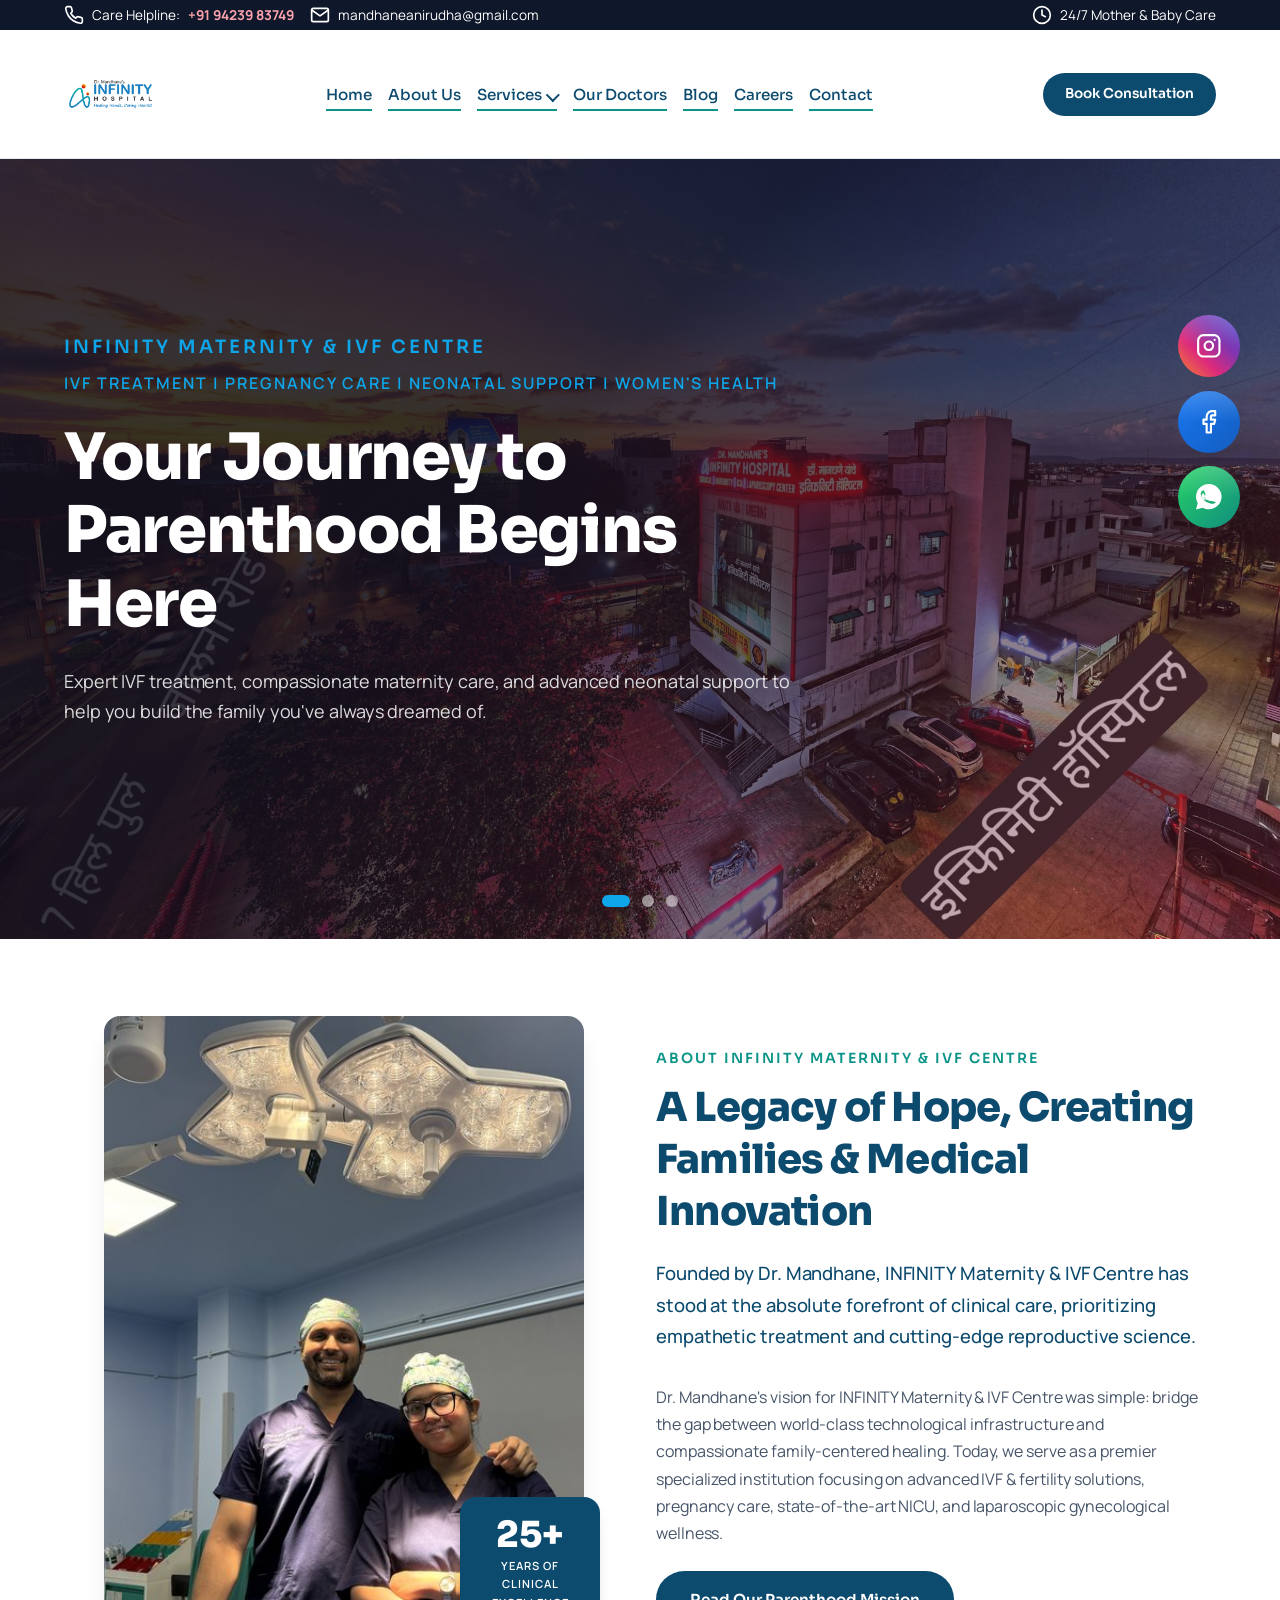
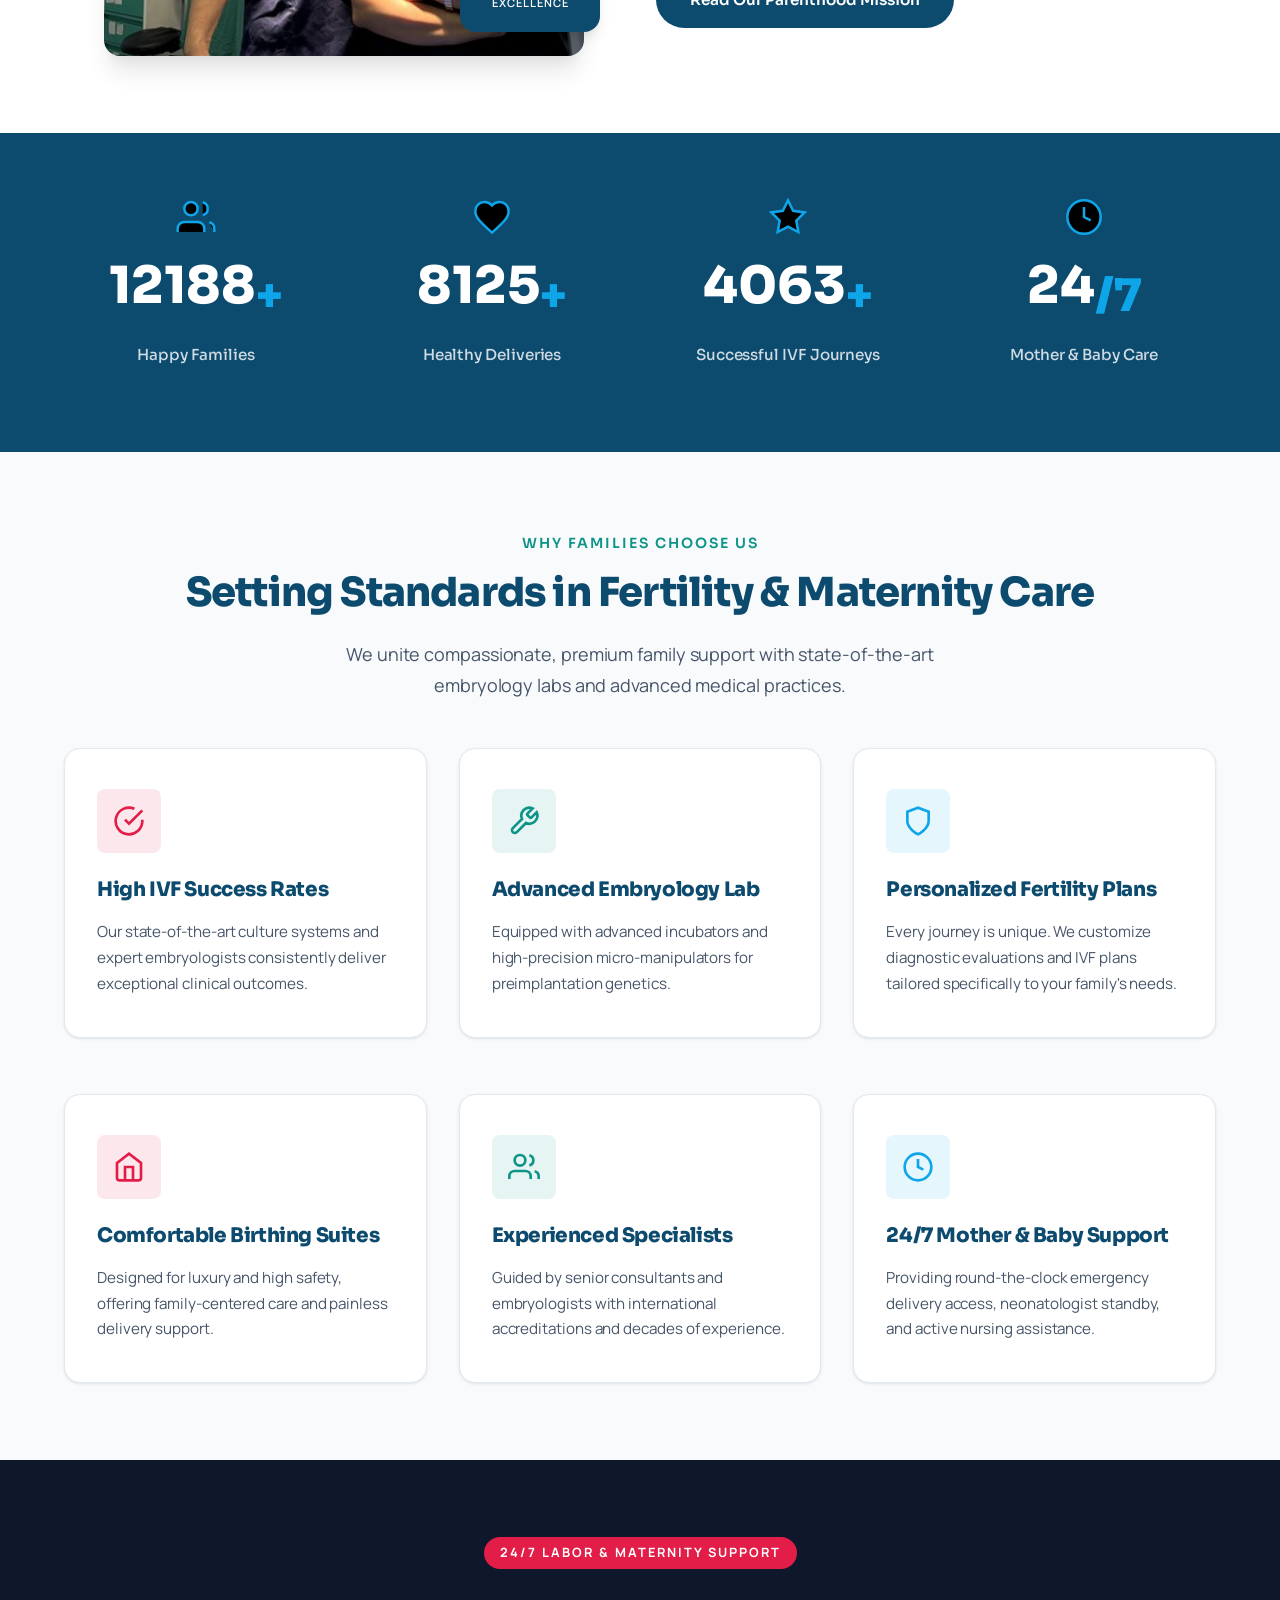
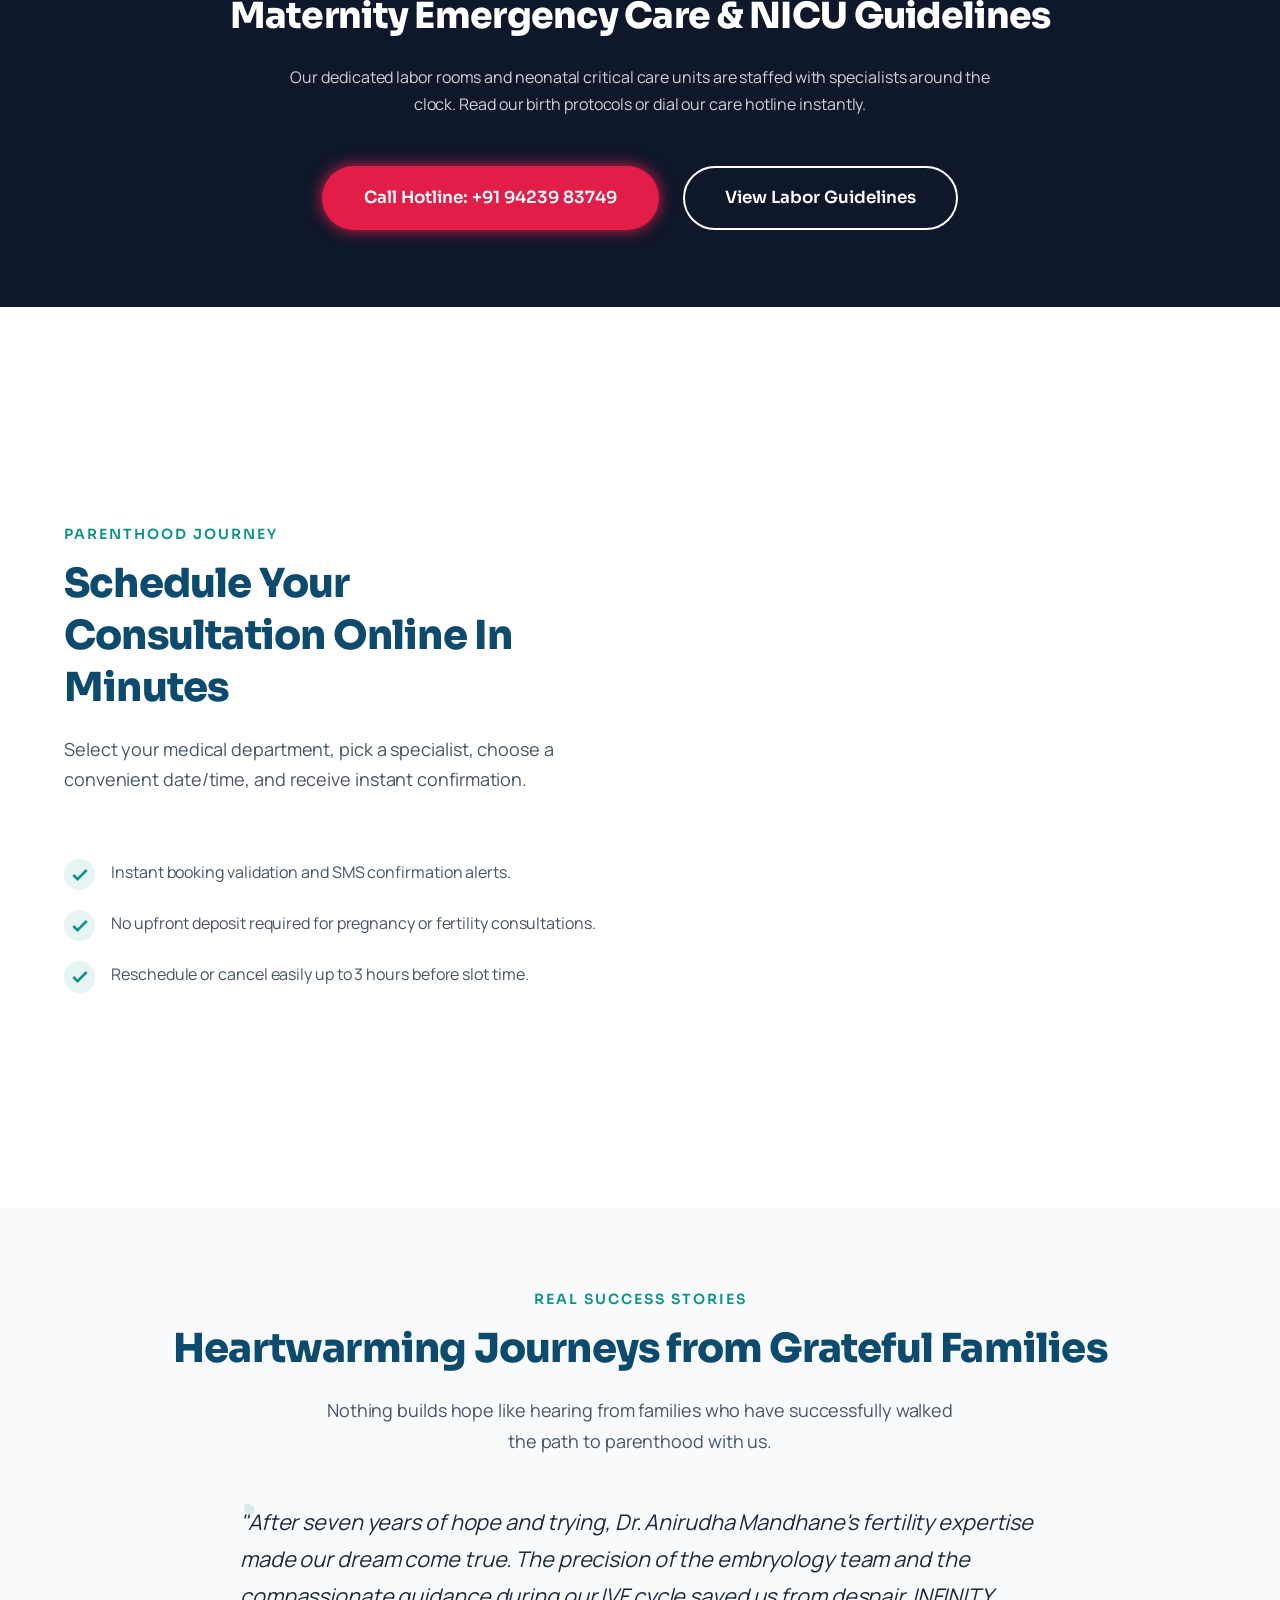
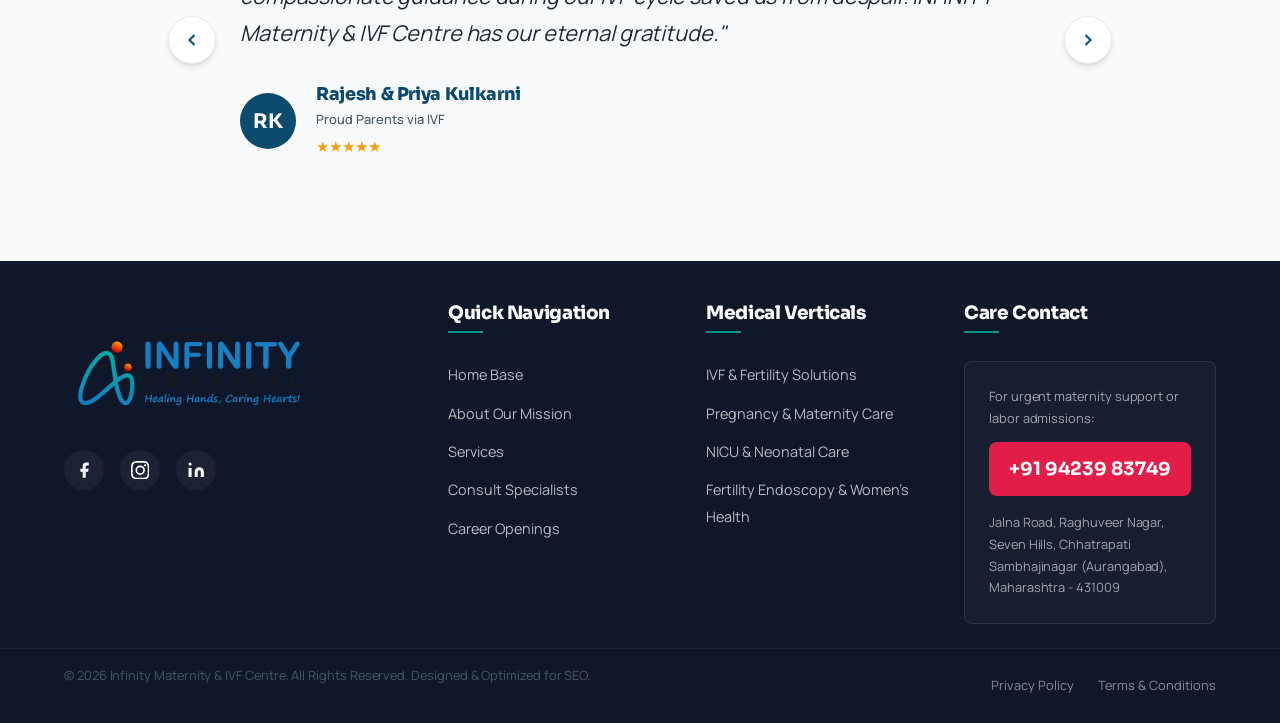
<file: INFINITY Hospital/index.html>
<!DOCTYPE html>
<html lang="en">

<head>
    <meta charset="UTF-8">
    <meta name="viewport" content="width=device-width, initial-scale=1.0">

    <!-- Primary Meta Tags -->
    <title>INFINITY Maternity & IVF Centre | Nurturing Hope, Creating Families</title>
    <meta name="title" content="INFINITY Maternity & IVF Centre | Nurturing Hope, Creating Families">
    <meta name="description"
        content="INFINITY Maternity & IVF Centre provides world-class fertility treatments, compassionate maternity care, and advanced neonatal support. Book a consultation today.">
    <meta name="keywords"
        content="INFINITY Maternity, Infinity IVF Centre, IVF treatment, pregnancy care, neonatal support, fertility solutions, Aurangabad maternity centre">
    <meta name="author" content="INFINITY Maternity & IVF Centre">
    <meta name="robots" content="index, follow">

    <!-- Open Graph / Facebook -->
    <meta property="og:type" content="website">
    <meta property="og:url" content="https://www.infinitymaternityivf.com/">
    <meta property="og:title" content="INFINITY Maternity & IVF Centre | Nurturing Hope, Creating Families">
    <meta property="og:description"
        content="INFINITY Maternity & IVF Centre provides world-class fertility treatments, compassionate maternity care, and advanced neonatal support.">
    <meta property="og:image" content="asset/logo-png.png">

    <!-- Twitter -->
    <meta property="twitter:card" content="summary_large_image">
    <meta property="twitter:url" content="https://www.infinitymaternityivf.com/">
    <meta property="twitter:title" content="INFINITY Maternity & IVF Centre | Nurturing Hope, Creating Families">
    <meta property="twitter:description"
        content="INFINITY Maternity & IVF Centre provides world-class fertility treatments, compassionate maternity care, and advanced neonatal support.">
    <meta property="twitter:image" content="asset/logo-png.png">

    <!-- Google Fonts -->
    <link rel="preconnect" href="https://fonts.googleapis.com">
    <link rel="preconnect" href="https://fonts.gstatic.com" crossorigin>
    <link
        href="https://fonts.googleapis.com/css2?family=Manrope:wght@300;400;500;600;700;800&family=Sora:wght@300;400;500;600;700;800&display=swap"
        rel="stylesheet">

    <!-- Stylesheet -->
    <link rel="stylesheet" href="style.css">
    <!-- Font Awesome 6 CDN -->
    <link rel="stylesheet" href="https://cdnjs.cloudflare.com/ajax/libs/font-awesome/6.4.0/css/all.min.css">

    <!-- SEO Schema Markup (JSON-LD) -->
    <script type="application/ld+json">
    {
      "@context": "https://schema.org",
      "@type": "MedicalBusiness",
      "name": "INFINITY Maternity & IVF Centre",
      "alternateName": "INFINITY Maternity & IVF Centre",
      "url": "https://www.infinitymaternityivf.com",
      "logo": "https://www.infinitymaternityivf.com/asset/logo-png.png",
      "image": "https://www.infinitymaternityivf.com/assets/images/centre-building.jpg",
      "description": "INFINITY Maternity & IVF Centre provides world-class fertility treatments, compassionate maternity care, and advanced neonatal support.",
      "slogan": "Nurturing Hope, Creating Families",
      "telephone": "+919423983749",
      "emergencyTelephone": "+919423983749",
      "address": {
        "@type": "PostalAddress",
        "streetAddress": "Jalna Road, Raghuveer Nagar, Seven Hills",
        "addressLocality": "Chhatrapati Sambhajinagar (Aurangabad)",
        "addressRegion": "Maharashtra",
        "postalCode": "431009",
        "addressCountry": "IN"
      },
      "geo": {
        "@type": "GeoCoordinates",
        "latitude": "19.8762015",
        "longitude": "75.3492012"
      },
      "openingHoursSpecification": {
        "@type": "OpeningHoursSpecification",
        "dayOfWeek": [
          "Monday",
          "Tuesday",
          "Wednesday",
          "Thursday",
          "Friday",
          "Saturday",
          "Sunday"
        ],
        "opens": "00:00",
        "closes": "23:59"
      },
      "sameAs": [
        "https://www.facebook.com/profile.php?id=61566189864378",
        "https://www.instagram.com/infinityhospital19"
      ]
    }
    </script>
</head>

<body>



    <!-- TOP INFO BAR -->
    <div class="top-bar">
        <div class="container top-bar-content">
            <div class="top-contact-info">
                <span class="info-item">
                    <svg class="icon" viewBox="0 0 24 24">
                        <path d="M22 16.92v3a2 2 0 0 1-2.18 2 19.79 19.79 0 0 1-8.63-3.07 19.5 19.5 0 0 1-6-6 19.79 19.79 0 0 1-3.07-8.67A2 2 0 0 1 4.11 2h3a2 2 0 0 1 2 1.72 12.84 12.84 0 0 0 .7 2.81 2 2 0 0 1-.45 2.11L8.09 9.91a16 16 0 0 0 6 6l1.27-1.27a2 2 0 0 1 2.11-.45 12.84 12.84 0 0 0 2.81.7A2 2 0 0 1 22 16.92z" />
                    </svg>
                    Care Helpline: <a href="tel:+919423983749" class="emergency-link">+91 94239 83749</a>
                </span>
                <span class="info-item hide-mobile">
                    <svg class="icon" viewBox="0 0 24 24">
                        <path d="M4 4h16c1.1 0 2 .9 2 2v12c0 1.1-.9 2-2 2H4c-1.1 0-2-.9-2-2V6c0-1.1.9-2 2-2z" />
                        <polyline points="22,6 12,13 2,6" />
                    </svg>
                    <a href="mailto:mandhaneanirudha@gmail.com">mandhaneanirudha@gmail.com</a>
                </span>
            </div>
            <div class="top-social-hours">
                <span class="info-item">
                    <svg class="icon" viewBox="0 0 24 24">
                        <circle cx="12" cy="12" r="10" />
                        <polyline points="12 6 12 12 16 14" />
                    </svg>
                    24/7 Mother & Baby Care
                </span>
            </div>
        </div>
    </div>

    <!-- STICKY HEADER / NAVIGATION -->
    <header class="main-header">
        <div class="container nav-container">
            <!-- Brand Logo -->
            <a href="index.html" class="logo">
                <img src="asset/logo-png.png" alt="INFINITY Maternity & IVF Centre Logo" class="logo-img">
            </a>

            <!-- Desktop Navigation Menu -->
            <nav class="nav-menu" id="navMenu">
                <a href="index.html" class="nav-link active">Home</a>
                <a href="about.html" class="nav-link">About Us</a>
                <div class="nav-dropdown">
                    <a href="services.html" class="nav-link nav-link-dropdown" aria-haspopup="true" aria-expanded="false" id="servicesDropdownToggle">Services <span class="dropdown-chevron" aria-hidden="true"></span></a>
                    <div class="dropdown-menu" role="menu" aria-labelledby="servicesDropdownToggle">
                        <a href="services.html?filter=surgery" class="dropdown-item">IVF & Fertility</a>
                        <a href="services.html?filter=maternity" class="dropdown-item">Pregnancy Care</a>
                        <a href="services.html?filter=icu" class="dropdown-item">NICU & Neonatal Care</a>
                        <a href="services.html?filter=laparoscopy" class="dropdown-item">Fertility Endoscopy</a>
                    </div>
                </div>
                <a href="doctors.html" class="nav-link">Our Doctors</a>
                <a href="blog.html" class="nav-link">Blog</a>
                <a href="careers.html" class="nav-link">Careers</a>
                <a href="contact.html" class="nav-link">Contact</a>
            </nav>

            <!-- CTA & Burger Action Buttons -->
            <div class="nav-actions">
                <a href="index.html#appointment" class="btn btn-primary btn-sm hide-tablet">Book Consultation</a>
            </div>
        </div>
    </header>

    <main>
        <!-- HERO BANNER SECTION -->
        <section id="home" class="hero-section">
            <div class="hero-slideshow">
                <!-- Slide 1: Parenthood Journey Begins Here (Warm Rose/Pink) -->
                <div class="hero-slide active"
                    style="background-image: linear-gradient(135deg, rgba(20, 15, 30, 0.85) 40%, rgba(244, 63, 94, 0.2) 100%), url('asset/infinityhospital-1.jpg');">
                </div>
                <!-- Slide 2: Advanced IVF & Fertility Care (Pastel Blue) -->
                <div class="hero-slide"
                    style="background-image: linear-gradient(135deg, rgba(20, 15, 30, 0.85) 40%, rgba(14, 165, 233, 0.2) 100%), url('asset/infinityhospital-2.jpg');">
                </div>
                <!-- Slide 3: Safe Motherhood & Newborn Care (Soft Lavender) -->
                <div class="hero-slide"
                    style="background-image: linear-gradient(135deg, rgba(20, 15, 30, 0.85) 40%, rgba(168, 85, 247, 0.2) 100%), url('asset/infinityhospital-3.jpg');">
                </div>

            </div>

            <div class="container hero-content-wrapper">
                <div class="hero-text-area">
                    <span class="hero-tagline">INFINITY Maternity & IVF Centre</span>
                    <span class="hero-subtitle"
                        style="display: block; font-size: 1rem; font-weight: 600; letter-spacing: 2px; color: var(--primary-light); text-transform: uppercase; margin-top: -0.5rem; margin-bottom: 1.5rem;">IVF
                        Treatment | Pregnancy Care | Neonatal Support | Women's Health</span>
                    <h1 class="hero-headline">Your Journey to<br><span class="highlight-text">Parenthood Begins
                            Here</span></h1>
                    <p class="hero-subtext">Expert IVF treatment, compassionate maternity care, and advanced neonatal
                        support to help you build the family you've always dreamed of.</p>


                </div>

            </div>

            <!-- Carousel Pagination Dots -->
            <div class="slide-dots">
                <span class="slide-dot active" data-slide="0"></span>
                <span class="slide-dot" data-slide="1"></span>
                <span class="slide-dot" data-slide="2"></span>

            </div>
        </section>

        <!-- INTRODUCTION SECTION -->
        <section id="about" class="section about-section">
            <div class="container">
                <div class="grid grid-2">
                    <div class="about-image-wrapper">
                        <div class="image-box">
                            <img src="asset/doctor image.jpg" alt="INFINITY Maternity & IVF Centre Care"
                                class="img-responsive main-about-img">
                            <div class="experience-badge animate-float">
                                <span class="badge-num">25+</span>
                                <span class="badge-txt">Years of Clinical Excellence</span>
                            </div>
                        </div>
                    </div>
                    <div class="about-content">
                        <span class="section-tag">About INFINITY Maternity & IVF Centre</span>
                        <h2 class="section-title">A Legacy of Hope, Creating Families & Medical Innovation</h2>
                        <p class="section-desc text-highlight">Founded by Dr. Mandhane, INFINITY Maternity & IVF Centre
                            has stood at the absolute forefront of clinical care, prioritizing empathetic treatment and
                            cutting-edge reproductive science.</p>
                        <p class="mb-4">Dr. Mandhane's vision for INFINITY Maternity & IVF Centre was simple: bridge the
                            gap between world-class technological infrastructure and compassionate family-centered
                            healing. Today, we serve as a premier specialized institution focusing on advanced IVF &
                            fertility solutions, pregnancy care, state-of-the-art NICU, and laparoscopic gynecological
                            wellness.</p>

                        <a href="about.html" class="btn btn-primary">Read Our Parenthood Mission</a>
                    </div>
                </div>
            </div>
        </section>

        <!-- STATISTICS COUNTER -->
        <section id="statistics" class="stats-section">
            <div class="container stats-container">
                <div class="stat-card">
                    <div class="stat-icon-box">
                        <svg class="stat-icon" viewBox="0 0 24 24">
                            <path d="M17 21v-2a4 4 0 0 0-4-4H5a4 4 0 0 0-4 4v2" />
                            <circle cx="9" cy="7" r="4" />
                            <path d="M23 21v-2a4 4 0 0 0-3-3.87" />
                            <path d="M16 3.13a4 4 0 0 1 0 7.75" />
                        </svg>
                    </div>
                    <span class="stat-number" data-target="15000">0</span><span class="plus">+</span>
                    <p class="stat-label">Happy Families</p>
                </div>
                <div class="stat-card">
                    <div class="stat-icon-box">
                        <svg class="stat-icon" viewBox="0 0 24 24">
                            <path
                                d="M12 21.35l-1.45-1.32C5.4 15.36 2 12.28 2 8.5 2 5.42 4.42 3 7.5 3c1.74 0 3.41.81 4.5 2.09C13.09 3.81 14.76 3 16.5 3 19.58 3 22 5.42 22 8.5c0 3.78-3.4 6.86-8.55 11.54L12 21.35z" />
                        </svg>
                    </div>
                    <span class="stat-number" data-target="10000">0</span><span class="plus">+</span>
                    <p class="stat-label">Healthy Deliveries</p>
                </div>
                <div class="stat-card">
                    <div class="stat-icon-box">
                        <svg class="stat-icon" viewBox="0 0 24 24">
                            <polygon
                                points="12 2 15.09 8.26 22 9.27 17 14.14 18.18 21.02 12 17.77 5.82 21.02 7 14.14 2 9.27 8.91 8.26 12 2" />
                        </svg>
                    </div>
                    <span class="stat-number" data-target="5000">0</span><span class="plus">+</span>
                    <p class="stat-label">Successful IVF Journeys</p>
                </div>
                <div class="stat-card">
                    <div class="stat-icon-box">
                        <svg class="stat-icon" viewBox="0 0 24 24">
                            <circle cx="12" cy="12" r="10" />
                            <polyline points="12 6 12 12 16 14" />
                        </svg>
                    </div>
                    <span class="stat-number" data-target="24">0</span><span class="plus">/7</span>
                    <p class="stat-label">Mother & Baby Care</p>
                </div>
            </div>
        </section>

        <!-- WHY CHOOSE US -->
        <section class="section features-section bg-light">
            <div class="container">
                <div class="section-header text-center">
                    <span class="section-tag">Why Families Choose Us</span>
                    <h2 class="section-title">Setting Standards in Fertility & Maternity Care</h2>
                    <p class="section-desc mx-auto">We unite compassionate, premium family support with state-of-the-art
                        embryology labs and advanced medical practices.</p>
                </div>

                <div class="grid grid-3 mt-5">
                    <div class="feature-card">
                        <div class="feature-icon-wrapper red-accent">
                            <svg viewBox="0 0 24 24">
                                <path d="M22 11.08V12a10 10 0 1 1-5.93-9.14" />
                                <polyline points="22 4 12 14.01 9 11.01" />
                            </svg>
                        </div>
                        <h3>High IVF Success Rates</h3>
                        <p>Our state-of-the-art culture systems and expert embryologists consistently deliver
                            exceptional clinical outcomes.</p>
                    </div>
                    <div class="feature-card">
                        <div class="feature-icon-wrapper teal-accent">
                            <svg viewBox="0 0 24 24">
                                <path
                                    d="M14.7 6.3a1 1 0 0 0 0 1.4l1.6 1.6a1 1 0 0 0 1.4 0l3.77-3.77a6 6 0 0 1-7.94 7.94l-6.91 6.91a2.12 2.12 0 0 1-3-3l6.91-6.91a6 6 0 0 1 7.94-7.94l-3.76 3.76z" />
                            </svg>
                        </div>
                        <h3>Advanced Embryology Lab</h3>
                        <p>Equipped with advanced incubators and high-precision micro-manipulators for preimplantation
                            genetics.</p>
                    </div>
                    <div class="feature-card">
                        <div class="feature-icon-wrapper blue-accent">
                            <svg viewBox="0 0 24 24">
                                <path d="M12 22s8-4 8-10V5l-8-3-8 3v7c0 6 8 10 8 10z" />
                            </svg>
                        </div>
                        <h3>Personalized Fertility Plans</h3>
                        <p>Every journey is unique. We customize diagnostic evaluations and IVF plans tailored
                            specifically to your family's needs.</p>
                    </div>
                    <!-- Additional Row of Cards -->
                    <div class="feature-card mt-4">
                        <div class="feature-icon-wrapper red-accent">
                            <svg viewBox="0 0 24 24">
                                <path d="M3 9l9-7 9 7v11a2 2 0 0 1-2 2H5a2 2 0 0 1-2-2z" />
                                <polyline points="9 22 9 12 15 12 15 22" />
                            </svg>
                        </div>
                        <h3>Comfortable Birthing Suites</h3>
                        <p>Designed for luxury and high safety, offering family-centered care and painless delivery
                            support.</p>
                    </div>
                    <div class="feature-card mt-4">
                        <div class="feature-icon-wrapper teal-accent">
                            <svg viewBox="0 0 24 24">
                                <path d="M17 21v-2a4 4 0 0 0-4-4H5a4 4 0 0 0-4 4v2" />
                                <circle cx="9" cy="7" r="4" />
                                <path d="M23 21v-2a4 4 0 0 0-3-3.87" />
                                <path d="M16 3.13a4 4 0 0 1 0 7.75" />
                            </svg>
                        </div>
                        <h3>Experienced Specialists</h3>
                        <p>Guided by senior consultants and embryologists with international accreditations and decades
                            of experience.</p>
                    </div>
                    <div class="feature-card mt-4">
                        <div class="feature-icon-wrapper blue-accent">
                            <svg viewBox="0 0 24 24">
                                <circle cx="12" cy="12" r="10" />
                                <polyline points="12 6 12 12 16 14" />
                            </svg>
                        </div>
                        <h3>24/7 Mother & Baby Support</h3>
                        <p>Providing round-the-clock emergency delivery access, neonatologist standby, and active
                            nursing assistance.</p>
                    </div>
                </div>
            </div>
        </section>

        <!-- EMERGENCY BRIEF BANNER -->
        <section id="emergency" class="section emergency-guide-section">
            <div class="container text-center">
                <div class="emergency-badge-pulse">24/7 LABOR & MATERNITY SUPPORT</div>
                <h2 style="color: var(--white); font-size: 2.25rem;" class="mb-4">Maternity Emergency Care & NICU
                    Guidelines</h2>
                <p style="color: rgba(255,255,255,0.8); max-width: 700px; margin: 0 auto 2.5rem auto;">Our dedicated
                    labor rooms and neonatal critical care units are staffed with specialists around the clock. Read our
                    birth protocols or dial our care hotline instantly.</p>
                <div class="emergency-cta-bar" style="justify-content: center;">
                    <a href="tel:+919423983749" class="btn btn-danger-glow btn-lg">Call Hotline: +91 94239 83749</a>
                    <a href="emergency.html" class="btn btn-outline-white btn-lg">View Labor Guidelines</a>
                </div>
            </div>
        </section>

        <!-- APPOINTMENT BOOKING FORM -->
        <section id="appointment" class="section appointment-section">
            <div class="container">
                <div class="grid grid-2">
                    <div class="booking-text-block">
                        <span class="section-tag">Parenthood Journey</span>
                        <h2 class="section-title">Schedule Your Consultation Online In Minutes</h2>
                        <p class="section-desc">Select your medical department, pick a specialist, choose a convenient
                            date/time, and receive instant confirmation.</p>

                        <div class="booking-benefits">
                            <div class="benefit-item">
                                <div class="benefit-icon">
                                    <svg viewBox="0 0 24 24">
                                        <polyline points="20 6 9 17 4 12" />
                                    </svg>
                                </div>
                                <p>Instant booking validation and SMS confirmation alerts.</p>
                            </div>
                            <div class="benefit-item">
                                <div class="benefit-icon">
                                    <svg viewBox="0 0 24 24">
                                        <polyline points="20 6 9 17 4 12" />
                                    </svg>
                                </div>
                                <p>No upfront deposit required for pregnancy or fertility consultations.</p>
                            </div>
                            <div class="benefit-item">
                                <div class="benefit-icon">
                                    <svg viewBox="0 0 24 24">
                                        <polyline points="20 6 9 17 4 12" />
                                    </svg>
                                </div>
                                <p>Reschedule or cancel easily up to 3 hours before slot time.</p>
                            </div>
                        </div>
                    </div>

                    <!-- Interactive Appointment Booking Form -->
                    <div class="booking-form-wrapper glass-panel">
                        <h3 class="form-title">Request Consultation</h3>
                        <form id="appointmentForm" class="appointment-form" novalidate>

                            <!-- Department and Doctor Select Grid -->
                            <div class="form-group-row">
                                <div class="form-group">
                                    <label for="bookingDepartment">Services <span class="req">*</span></label>
                                    <!-- Custom Select Wrapper -->
                                    <div class="custom-select-wrapper">
                                        <div class="custom-select-trigger" tabindex="0" role="combobox" aria-haspopup="listbox" aria-expanded="false" aria-controls="booking-custom-options-list">
                                            <span>Select Service</span>
                                            <svg class="chevron-icon" viewBox="0 0 24 24"><path d="M6 9l6 6 6-6" fill="none" stroke="currentColor" stroke-width="2" stroke-linecap="round" stroke-linejoin="round"/></svg>
                                        </div>
                                        <div class="custom-options-container" id="booking-custom-options-list" role="listbox">
                                            <div class="custom-option" data-value="IVF & Fertility" role="option">IVF & Fertility</div>
                                            <div class="custom-option" data-value="Pregnancy Care" role="option">Pregnancy Care</div>
                                            <div class="custom-option" data-value="NICU & Neonatal Care" role="option">NICU & Neonatal Care</div>
                                            <div class="custom-option" data-value="Fertility Endoscopy" role="option">Fertility Endoscopy</div>
                                        </div>
                                    </div>
                                    <!-- Hidden select backing element -->
                                    <select id="bookingDepartment" name="department" required style="display: none;">
                                        <option value="" disabled selected>Select Service</option>
                                        <option value="IVF & Fertility">IVF & Fertility</option>
                                        <option value="Pregnancy Care">Pregnancy Care</option>
                                        <option value="NICU & Neonatal Care">NICU & Neonatal Care</option>
                                        <option value="Fertility Endoscopy">Fertility Endoscopy</option>
                                    </select>
                                    <span class="error-msg" id="errDepartment">Please select a service.</span>
                                </div>

                                <div class="form-group">
                                    <label for="bookingDoctor">Select Specialist <span class="req">*</span></label>
                                    <select id="bookingDoctor" name="doctor" required>
                                        <option value="" disabled selected>-- Choose Specialist --</option>
                                    </select>
                                    <span class="error-msg" id="errDoctor">Please select a specialist doctor.</span>
                                </div>
                            </div>

                            <!-- Date and Time Slot Picker Grid -->
                            <div class="form-group-row">
                                <div class="form-group">
                                    <label for="bookingDate">Appointment Date <span class="req">*</span></label>
                                    <input type="date" id="bookingDate" name="date" required>
                                    <span class="error-msg" id="errDate">Please select a valid future date.</span>
                                </div>

                                <div class="form-group">
                                    <label for="bookingTime">Preferred Time Slot <span class="req">*</span></label>
                                    <select id="bookingTime" name="timeSlot" required>
                                        <option value="" disabled selected>-- Choose Time --</option>
                                        <option value="09:00-10:00">09:00 AM - 10:00 AM</option>
                                        <option value="10:00-11:00">10:00 AM - 11:00 AM</option>
                                        <option value="11:00-12:00">11:00 AM - 12:00 PM</option>
                                        <option value="14:00-15:00">02:00 PM - 03:00 PM</option>
                                        <option value="15:00-16:00">03:00 PM - 04:00 PM</option>
                                        <option value="16:00-17:00">04:00 PM - 05:00 PM</option>
                                        <option value="17:00-18:00">05:00 PM - 06:00 PM</option>
                                    </select>
                                    <span class="error-msg" id="errTime">Please select a preferred slot.</span>
                                </div>
                            </div>

                            <!-- Parent Info Grid -->
                            <div class="form-group">
                                <label for="bookingName">Full Name <span class="req">*</span></label>
                                <input type="text" id="bookingName" name="fullName" placeholder="Enter your full name"
                                    required>
                                <span class="error-msg" id="errName">Name must contain at least 3 letters.</span>
                            </div>

                            <div class="form-group-row">
                                <div class="form-group">
                                    <label for="bookingPhone">Phone Number <span class="req">*</span></label>
                                    <input type="tel" id="bookingPhone" name="phone" placeholder="Enter 10-digit number"
                                        maxlength="10" inputmode="numeric" pattern="[0-9]{10}" required>
                                    <span class="error-msg" id="errPhone">Please enter a valid 10-digit phone
                                        number.</span>
                                </div>

                                <div class="form-group">
                                    <label for="bookingEmail">Email Address</label>
                                    <input type="email" id="bookingEmail" name="email" placeholder="example@mail.com">
                                    <span class="error-msg" id="errEmail">Please enter a valid email address.</span>
                                </div>
                            </div>

                            <!-- Additional Message -->
                            <div class="form-group">
                                <label for="bookingMessage">Brief Inquiry / Health Concern</label>
                                <textarea id="bookingMessage" name="message" rows="3"
                                    placeholder="Describe your query or medical concern (optional)"></textarea>
                            </div>

                            <button type="submit" class="btn btn-primary btn-block submit-booking-btn">Book
                                Consultation</button>
                        </form>
                    </div>
                </div>
            </div>
        </section>

        <!-- TESTIMONIALS SECTION -->
        <section id="testimonials" class="section testimonials-section bg-light">
            <div class="container">
                <div class="section-header text-center">
                    <span class="section-tag">Real Success Stories</span>
                    <h2 class="section-title">Heartwarming Journeys from Grateful Families</h2>
                    <p class="section-desc mx-auto">Nothing builds hope like hearing from families who have successfully
                        walked the path to parenthood with us.</p>
                </div>

                <div class="testimonial-slider-wrapper">
                    <div class="testimonial-slider" id="testimonialSlider">

                        <!-- Slide 1: IVF Success -->
                        <div class="testimonial-slide active">
                            <div class="testimonial-quote-icon">&ldquo;</div>
                            <p class="testimonial-text">"After seven years of hope and trying, Dr. Anirudha Mandhane's
                                fertility expertise made our dream come true. The precision of the embryology team and
                                the compassionate guidance during our IVF cycle saved us from despair. INFINITY
                                Maternity & IVF Centre has our eternal gratitude."</p>
                            <div class="patient-profile">
                                <div class="patient-avatar">RK</div>
                                <div class="patient-info">
                                    <h4 class="patient-name">Rajesh & Priya Kulkarni</h4>
                                    <span class="patient-subtitle">Proud Parents via IVF</span>
                                    <div class="patient-rating">&#9733;&#9733;&#9733;&#9733;&#9733;</div>
                                </div>
                            </div>
                        </div>

                        <!-- Slide 2: Maternity -->
                        <div class="testimonial-slide">
                            <div class="testimonial-quote-icon">&ldquo;</div>
                            <p class="testimonial-text">"The maternity care at INFINITY Maternity & IVF Centre is
                                phenomenal. Throughout my high-risk pregnancy and the birth of our baby girl, the
                                warmth, patience, and professional care exhibited by Dr. Priya Mandhane and the labor
                                staff helped us feel completely safe and comfortable."</p>
                            <div class="patient-profile">
                                <div class="patient-avatar">SM</div>
                                <div class="patient-info">
                                    <h4 class="patient-name">Sunita & Amit More</h4>
                                    <span class="patient-subtitle">Mothers & Baby Care Family</span>
                                    <div class="patient-rating">&#9733;&#9733;&#9733;&#9733;&#9733;</div>
                                </div>
                            </div>
                        </div>

                        <!-- Slide 3: Advanced Endoscopy -->
                        <div class="testimonial-slide">
                            <div class="testimonial-quote-icon">&ldquo;</div>
                            <p class="testimonial-text">"I underwent fertility-enhancing laparoscopic surgery under Dr.
                                Sneha Patil. The entire procedure was explained so clearly, and the treatment
                                successfully resolved our fertility obstacles. I was back to my normal routine in just a
                                few days, filled with renewed hope!"</p>
                            <div class="patient-profile">
                                <div class="patient-avatar">VJ</div>
                                <div class="patient-info">
                                    <h4 class="patient-name">Sneha & Vijay Joshi</h4>
                                    <span class="patient-subtitle">Fertility Support Success</span>
                                    <div class="patient-rating">&#9733;&#9733;&#9733;&#9733;&#9734;</div>
                                </div>
                            </div>
                        </div>

                        <!-- Slide 4: NICU Care -->
                        <div class="testimonial-slide">
                            <div class="testimonial-quote-icon">&ldquo;</div>
                            <p class="testimonial-text">"When our twins were born prematurely and admitted to the NICU,
                                the dedicated care from Dr. Rohit Verma and the neonatal intensivist team was
                                exceptional. Their round-the-clock monitoring and maternal support brought our babies
                                home healthy."</p>
                            <div class="patient-profile">
                                <div class="patient-avatar">AP</div>
                                <div class="patient-info">
                                    <h4 class="patient-name">Anjali & Rohan Patil</h4>
                                    <span class="patient-subtitle">Parents of NICU Twins</span>
                                    <div class="patient-rating">&#9733;&#9733;&#9733;&#9733;&#9733;</div>
                                </div>
                            </div>
                        </div>
                    </div>

                    <!-- Navigation Arrows -->
                    <button class="slider-arrow arrow-left" id="slidePrev" aria-label="Previous Testimonial">
                        <svg viewBox="0 0 24 24">
                            <polyline points="15 18 9 12 15 6" />
                        </svg>
                    </button>
                    <button class="slider-arrow arrow-right" id="slideNext" aria-label="Next Testimonial">
                        <svg viewBox="0 0 24 24">
                            <polyline points="9 18 15 12 9 6" />
                        </svg>
                    </button>
                </div>
            </div>
        </section>
    </main>

    <!-- standalone whatsapp-fab removed to avoid duplication; social icons use .floating-actions -->

    <!-- FOOTER -->
    <footer class="main-footer">
        <div class="container footer-grid">
            <div class="footer-col brand-col">
                <!-- Brand Logo -->
                <a href="index.html" class="footer-logo">
                    <img src="asset/logo-png.png" alt="INFINITY Hospital Logo" class="footer-logo-img">
                </a>
                <p class="footer-about-text"></p>
                <div class="footer-social-links">
                    <a href="https://www.facebook.com/profile.php?id=61566189864378" target="_blank"
                        rel="noopener noreferrer" aria-label="Facebook"><svg viewBox="0 0 24 24">
                            <path d="M18 2h-3a5 5 0 0 0-5 5v3H7v4h3v8h4v-8h3l1-4h-4V7a1 1 0 0 1 1-1h3z" />
                        </svg></a>
                    <a href="https://www.instagram.com/infinityhospital19" target="_blank" rel="noopener noreferrer"
                        aria-label="Instagram"><svg viewBox="0 0 24 24">
                            <path
                                d="M12 2.163c3.204 0 3.584.012 4.85.07 3.252.148 4.771 1.691 4.919 4.919.058 1.265.069 1.645.069 4.849 0 3.205-.012 3.584-.069 4.849-.149 3.225-1.664 4.771-4.919 4.919-1.266.058-1.644.07-4.85.07-3.204 0-3.584-.012-4.849-.07-3.26-.149-4.771-1.699-4.919-4.92-.058-1.265-.07-1.644-.07-4.849 0-3.204.013-3.583.07-4.849.149-3.227 1.664-4.771 4.919-4.919 1.266-.057 1.645-.069 4.849-.069zM12 0C8.741 0 8.333.014 7.053.072 2.695.272.273 2.69.073 7.051.014 8.333 0 8.741 0 12c0 3.259.014 3.668.072 4.948.2 4.358 2.618 6.78 6.98 6.98C8.333 23.986 8.741 24 12 24c3.259 0 3.668-.014 4.948-.072 4.354-.2 6.782-2.618 6.979-6.98.059-1.28.073-1.689.073-4.948 0-3.259-.014-3.667-.072-4.947-.196-4.354-2.617-6.78-6.979-6.98C15.668.014 15.259 0 12 0zm0 5.838a6.162 6.162 0 1 0 0 12.324 6.162 6.162 0 0 0 0-12.324zM12 16a4 4 0 1 1 0-8 4 4 0 0 1 0 8zm6.406-11.845a1.44 1.44 0 1 0 0 2.881 1.44 1.44 0 0 0 0-2.881z" />
                        </svg></a>
                    <a href="#" aria-label="LinkedIn"><svg viewBox="0 0 24 24">
                            <path d="M16 8a6 6 0 0 1 6 6v7h-4v-7a2 2 0 0 0-2-2 2 2 0 0 0-2 2v7h-4v-7a6 6 0 0 1 6-6z" />
                            <rect x="2" y="9" width="4" height="12" />
                            <circle cx="4" cy="4" r="2" />
                        </svg></a>
                </div>
            </div>

            <div class="footer-col">
                <h4>Quick Navigation</h4>
                <ul class="footer-links">
                    <li><a href="index.html">Home Base</a></li>
                    <li><a href="about.html">About Our Mission</a></li>
                    <li><a href="services.html">Services</a></li>
                    <li><a href="doctors.html">Consult Specialists</a></li>
                    <li><a href="careers.html">Career Openings</a></li>
                </ul>
            </div>

            <div class="footer-col">
                <h4>Medical Verticals</h4>
                <ul class="footer-links">
                    <li><a href="services.html?filter=surgery" class="dept-footer-link" data-filter="surgery">IVF &
                            Fertility Solutions</a></li>
                    <li><a href="services.html?filter=maternity" class="dept-footer-link"
                            data-filter="maternity">Pregnancy & Maternity Care</a></li>
                    <li><a href="services.html?filter=icu" class="dept-footer-link" data-filter="icu">NICU & Neonatal
                            Care</a></li>
                    <li><a href="services.html?filter=laparoscopy" class="dept-footer-link"
                            data-filter="laparoscopy">Fertility Endoscopy & Women's Health</a></li>
                </ul>
            </div>

            <div class="footer-col">
                <h4>Care Contact</h4>
                <div class="footer-emergency-info">
                    <p class="urgency-call-msg">For urgent maternity support or labor admissions:</p>
                    <a href="tel:+919423983749" class="footer-emergency-btn">+91 94239 83749</a>
                    <p class="footer-address"><a
                            href="https://www.google.com/maps/place/INFINITY+HOSPITAL/@19.8762015,75.3492012,874m/data=!3m2!1e3!4b1!4m6!3m5!1s0x3bdba341349c6797:0xf239363230e930c8!8m2!3d19.8762015!4d75.3492012!16s%2Fg%2F11l5dqc1zq"
                            target="_blank" rel="noopener noreferrer"
                            style="color: inherit; text-decoration: none;">Jalna Road, Raghuveer Nagar, Seven Hills,
                            Chhatrapati Sambhajinagar (Aurangabad), Maharashtra - 431009</a></p>
                </div>
            </div>
        </div>

        <div class="footer-bottom">
            <div class="container footer-bottom-content">
                <p>&copy; 2026 Infinity Maternity & IVF Centre. All Rights Reserved. Designed & Optimized for SEO.</p>
                <div class="footer-legal-links">
                    <a href="#">Privacy Policy</a>
                    <a href="#">Terms & Conditions</a>
                </div>
            </div>
        </div>
    </footer>

    <!-- FLOATING ACTIONS -->
    <div class="floating-actions" id="floatingActions">
        <!-- Instagram Button -->
        <a href="https://www.instagram.com/infinityhospital19" class="float-btn float-instagram" target="_blank"
            rel="noopener noreferrer" aria-label="Instagram">
            <svg viewBox="0 0 24 24" class="float-icon">
                <rect x="2" y="2" width="20" height="20" rx="5" ry="5" fill="none" stroke="currentColor"
                    stroke-width="2" stroke-linecap="round" stroke-linejoin="round" />
                <path d="M16 11.37A4 4 0 1 1 12.63 8 4 4 0 0 1 16 11.37z" fill="none" stroke="currentColor"
                    stroke-width="2" stroke-linecap="round" stroke-linejoin="round" />
                <line x1="17.5" y1="6.5" x2="17.51" y2="6.5" fill="none" stroke="currentColor" stroke-width="2"
                    stroke-linecap="round" stroke-linejoin="round" />
            </svg>
            <span class="float-tooltip">Instagram</span>
        </a>
        <!-- Facebook Button -->
        <a href="https://www.facebook.com/profile.php?id=61566189864378" class="float-btn float-facebook"
            target="_blank" rel="noopener noreferrer" aria-label="Facebook">
            <svg viewBox="0 0 24 24" class="float-icon">
                <path d="M18 2h-3a5 5 0 0 0-5 5v3H7v4h3v8h4v-8h3l1-4h-4V7a1 1 0 0 1 1-1h3z" fill="none"
                    stroke="currentColor" stroke-width="2" stroke-linecap="round" stroke-linejoin="round" />
            </svg>
            <span class="float-tooltip">Facebook</span>
        </a>
        <!-- WhatsApp Button -->
        <a href="https://wa.me/919423983749" class="float-btn float-whatsapp" target="_blank" rel="noopener noreferrer"
            aria-label="Chat on WhatsApp">
            <svg viewBox="0 0 24 24" class="float-icon">
                <path
                    d="M12.008 0C5.397 0 .06 5.348.06 11.957c.001 2.1.548 4.145 1.587 5.946L0 24l6.335-1.662c1.745.954 3.712 1.455 5.717 1.456 6.613 0 11.95-5.34 11.953-11.997A11.98 11.98 0 0 0 12.008 0zm6.59 16.953c-.273.766-1.57 1.408-2.155 1.5-1.026.16-2.222.42-5.467-1.042-3.136-1.407-5.11-4.63-5.267-4.847-.156-.217-1.266-1.747-1.266-3.33 0-1.58.825-2.35 1.118-2.656.294-.306.65-.383.878-.383.228 0 .456.002.652.012.203.01.46.008.72.673.275.703.94 2.366 1.02 2.535.084.17.14.368.026.602-.114.234-.173.379-.342.585-.17.206-.356.46-.508.618-.17.17-.348.356-.15.703.197.347.88 1.492 1.884 2.399 1.294 1.162 2.385 1.523 2.723 1.69.338.167.536.14.737-.1.2-.239.878-1.05.11-1.49-.66-.38-1.294-.766-1.57-.766-.276 0-.482.17-.737.46-.255.29-.536.6-.74.493-.203-.11-.856-.326-1.63-1.037-.604-.555-.95-1.127-1.07-1.332-.12-.2-.012-.308.087-.406.09-.09.2-.238.3-.357.1-.12.13-.2.2-.338.07-.138.03-.26-.02-.38-.05-.12-.46-1.14-.63-1.56-.17-.417-.35-.357-.48-.363-.12-.006-.26-.008-.4-.008-.14 0-.36.05-.55.263-.19.214-.73.74-.73 1.804 0 1.066.75 2.1 1.05 2.536.084.17.14.368.026.602z"
                    fill="currentColor" />
            </svg>
            <span class="float-tooltip">WhatsApp</span>
        </a>

    </div>

    <!-- Scroll to Top Button removed to avoid overlap with WhatsApp FAB -->

    <!-- DYNAMIC DIALOG MODALS -->
    <!-- Book Consultation Modal -->
    <div class="modal-system" id="bookConsultationModal">
        <div class="modal-card modal-booking-card">
            <button class="modal-close-corner" data-modal="bookConsultationModal"
                aria-label="Close Modal">&times;</button>
            <h3 class="form-title" style="margin-bottom: 2rem;">Book Consultation</h3>

            <form id="modalAppointmentForm" class="appointment-form" novalidate>
                <!-- Department and Doctor Select Grid -->
                <div class="form-group-row">
                    <div class="form-group">
                        <label for="modalBookingDepartment">Select Service <span class="req">*</span></label>
                        <!-- Custom Select Wrapper -->
                        <div class="custom-select-wrapper">
                            <div class="custom-select-trigger" tabindex="0" role="combobox" aria-haspopup="listbox" aria-expanded="false" aria-controls="modal-custom-options-list">
                                <span>Select Service</span>
                                <svg class="chevron-icon" viewBox="0 0 24 24"><path d="M6 9l6 6 6-6" fill="none" stroke="currentColor" stroke-width="2" stroke-linecap="round" stroke-linejoin="round"/></svg>
                            </div>
                            <div class="custom-options-container" id="modal-custom-options-list" role="listbox">
                                <div class="custom-option" data-value="Obstetrics" role="option">Obstetrics</div>
                                <div class="custom-option" data-value="High Risk Pregnancy" role="option">High Risk Pregnancy</div>
                                <div class="custom-option" data-value="Gynecology" role="option">Gynecology</div>
                                <div class="custom-option" data-value="Laparoscopic Surgery" role="option">Laparoscopic Surgery</div>
                                <div class="custom-option" data-value="Infertility Treatment" role="option">Infertility Treatment</div>
                                <div class="custom-option" data-value="IVF" role="option">IVF</div>
                                <div class="custom-option" data-value="Normal Delivery" role="option">Normal Delivery</div>
                                <div class="custom-option" data-value="Caesarean Section" role="option">Caesarean Section</div>
                                <div class="custom-option" data-value="Hysteroscopy" role="option">Hysteroscopy</div>
                                <div class="custom-option" data-value="Colposcopy" role="option">Colposcopy</div>
                                <div class="custom-option" data-value="Family Planning" role="option">Family Planning</div>
                                <div class="custom-option" data-value="Menopause Care" role="option">Menopause Care</div>
                                <div class="custom-option" data-value="PCOS Treatment" role="option">PCOS Treatment</div>
                                <div class="custom-option" data-value="Endometriosis" role="option">Endometriosis</div>
                                <div class="custom-option" data-value="Fibroid Treatment" role="option">Fibroid Treatment</div>
                                <div class="custom-option" data-value="Ovarian Cyst Treatment" role="option">Ovarian Cyst Treatment</div>
                                <div class="custom-option" data-value="Antenatal Care" role="option">Antenatal Care</div>
                                <div class="custom-option" data-value="Postnatal Care" role="option">Postnatal Care</div>
                                <div class="custom-option" data-value="Neonatal Care" role="option">Neonatal Care</div>
                            </div>
                        </div>
                        <!-- Hidden select backing element -->
                        <select id="modalBookingDepartment" name="department" required style="display: none;">
                            <option value="" disabled selected>Select Service</option>
                            <option value="Obstetrics">Obstetrics</option>
                            <option value="High Risk Pregnancy">High Risk Pregnancy</option>
                            <option value="Gynecology">Gynecology</option>
                            <option value="Laparoscopic Surgery">Laparoscopic Surgery</option>
                            <option value="Infertility Treatment">Infertility Treatment</option>
                            <option value="IVF">IVF</option>
                            <option value="Normal Delivery">Normal Delivery</option>
                            <option value="Caesarean Section">Caesarean Section</option>
                            <option value="Hysteroscopy">Hysteroscopy</option>
                            <option value="Colposcopy">Colposcopy</option>
                            <option value="Family Planning">Family Planning</option>
                            <option value="Menopause Care">Menopause Care</option>
                            <option value="PCOS Treatment">PCOS Treatment</option>
                            <option value="Endometriosis">Endometriosis</option>
                            <option value="Fibroid Treatment">Fibroid Treatment</option>
                            <option value="Ovarian Cyst Treatment">Ovarian Cyst Treatment</option>
                            <option value="Antenatal Care">Antenatal Care</option>
                            <option value="Postnatal Care">Postnatal Care</option>
                            <option value="Neonatal Care">Neonatal Care</option>
                        </select>
                        <span class="error-msg" id="modalErrDepartment">Please select a service.</span>
                    </div>

                    <div class="form-group">
                        <label for="modalBookingDoctor">Select Specialist <span class="req">*</span></label>
                        <select id="modalBookingDoctor" name="doctor" required>
                            <option value="" disabled selected>-- Choose Specialist --</option>
                        </select>
                        <span class="error-msg" id="modalErrDoctor">Please select a specialist doctor.</span>
                    </div>
                </div>

                <!-- Date and Time Slot Picker Grid -->
                <div class="form-group-row">
                    <div class="form-group">
                        <label for="modalBookingDate">Appointment Date <span class="req">*</span></label>
                        <input type="date" id="modalBookingDate" name="date" required>
                        <span class="error-msg" id="modalErrDate">Please select a valid future date.</span>
                    </div>

                    <div class="form-group">
                        <label for="modalBookingTime">Preferred Time Slot <span class="req">*</span></label>
                        <select id="modalBookingTime" name="timeSlot" required>
                            <option value="" disabled selected>-- Choose Time --</option>
                            <option value="09:00-10:00">09:00 AM - 10:00 AM</option>
                            <option value="10:00-11:00">10:00 AM - 11:00 AM</option>
                            <option value="11:00-12:00">11:00 AM - 12:00 PM</option>
                            <option value="14:00-15:00">02:00 PM - 03:00 PM</option>
                            <option value="15:00-16:00">03:00 PM - 04:00 PM</option>
                            <option value="16:00-17:00">04:00 PM - 05:00 PM</option>
                            <option value="17:00-18:00">05:00 PM - 06:00 PM</option>
                        </select>
                        <span class="error-msg" id="modalErrTime">Please select a preferred slot.</span>
                    </div>
                </div>

                <!-- Full Name -->
                <div class="form-group">
                    <label for="modalBookingName">Full Name <span class="req">*</span></label>
                    <input type="text" id="modalBookingName" name="fullName" placeholder="Enter your full name"
                        required>
                    <span class="error-msg" id="modalErrName">Name must contain at least 3 letters.</span>
                </div>

                <!-- Phone and Email -->
                <div class="form-group-row">
                    <div class="form-group">
                        <label for="modalBookingPhone">Phone Number <span class="req">*</span></label>
                        <input type="tel" id="modalBookingPhone" name="phone" placeholder="Enter 10-digit number"
                            maxlength="10" inputmode="numeric" pattern="[0-9]{10}" required>
                        <span class="error-msg" id="modalErrPhone">Please enter a valid 10-digit phone number.</span>
                    </div>

                    <div class="form-group">
                        <label for="modalBookingEmail">Email Address</label>
                        <input type="email" id="modalBookingEmail" name="email" placeholder="example@mail.com">
                        <span class="error-msg" id="modalErrEmail">Please enter a valid email address.</span>
                    </div>
                </div>

                <!-- Additional Message -->
                <div class="form-group">
                    <label for="modalBookingMessage">Brief Inquiry / Health Concern</label>
                    <textarea id="modalBookingMessage" name="message" rows="3"
                        placeholder="Describe your query or medical concern (optional)"></textarea>
                </div>

                <button type="submit" class="btn btn-primary btn-block submit-booking-btn">Book Consultation</button>
            </form>
        </div>
    </div>

    <!-- Booking Success Modal -->
    <div class="modal-system" id="bookingSuccessModal">
        <div class="modal-card">
            <button class="modal-close-corner" data-modal="bookingSuccessModal"
                aria-label="Close Modal">&times;</button>
            <div class="modal-icon-success">
                <svg viewBox="0 0 24 24">
                    <polyline points="20 6 9 17 4 12" />
                </svg>
            </div>
            <h3>Consultation Requested!</h3>
            <p>Your consultation request is logged. Our fertility & maternity team will verify specialist availability
                and send your confirmation SMS/Email shortly.</p>
            <div class="modal-appointment-summary" id="bookingSummaryDetails">
                <!-- Filled dynamically by JS -->
            </div>
            <button class="btn btn-primary modal-close-btn" data-modal="bookingSuccessModal">Understood</button>
        </div>
    </div>

    <!-- JavaScript File -->
    <script src="script.js"></script>
</body>

</html>
</file>
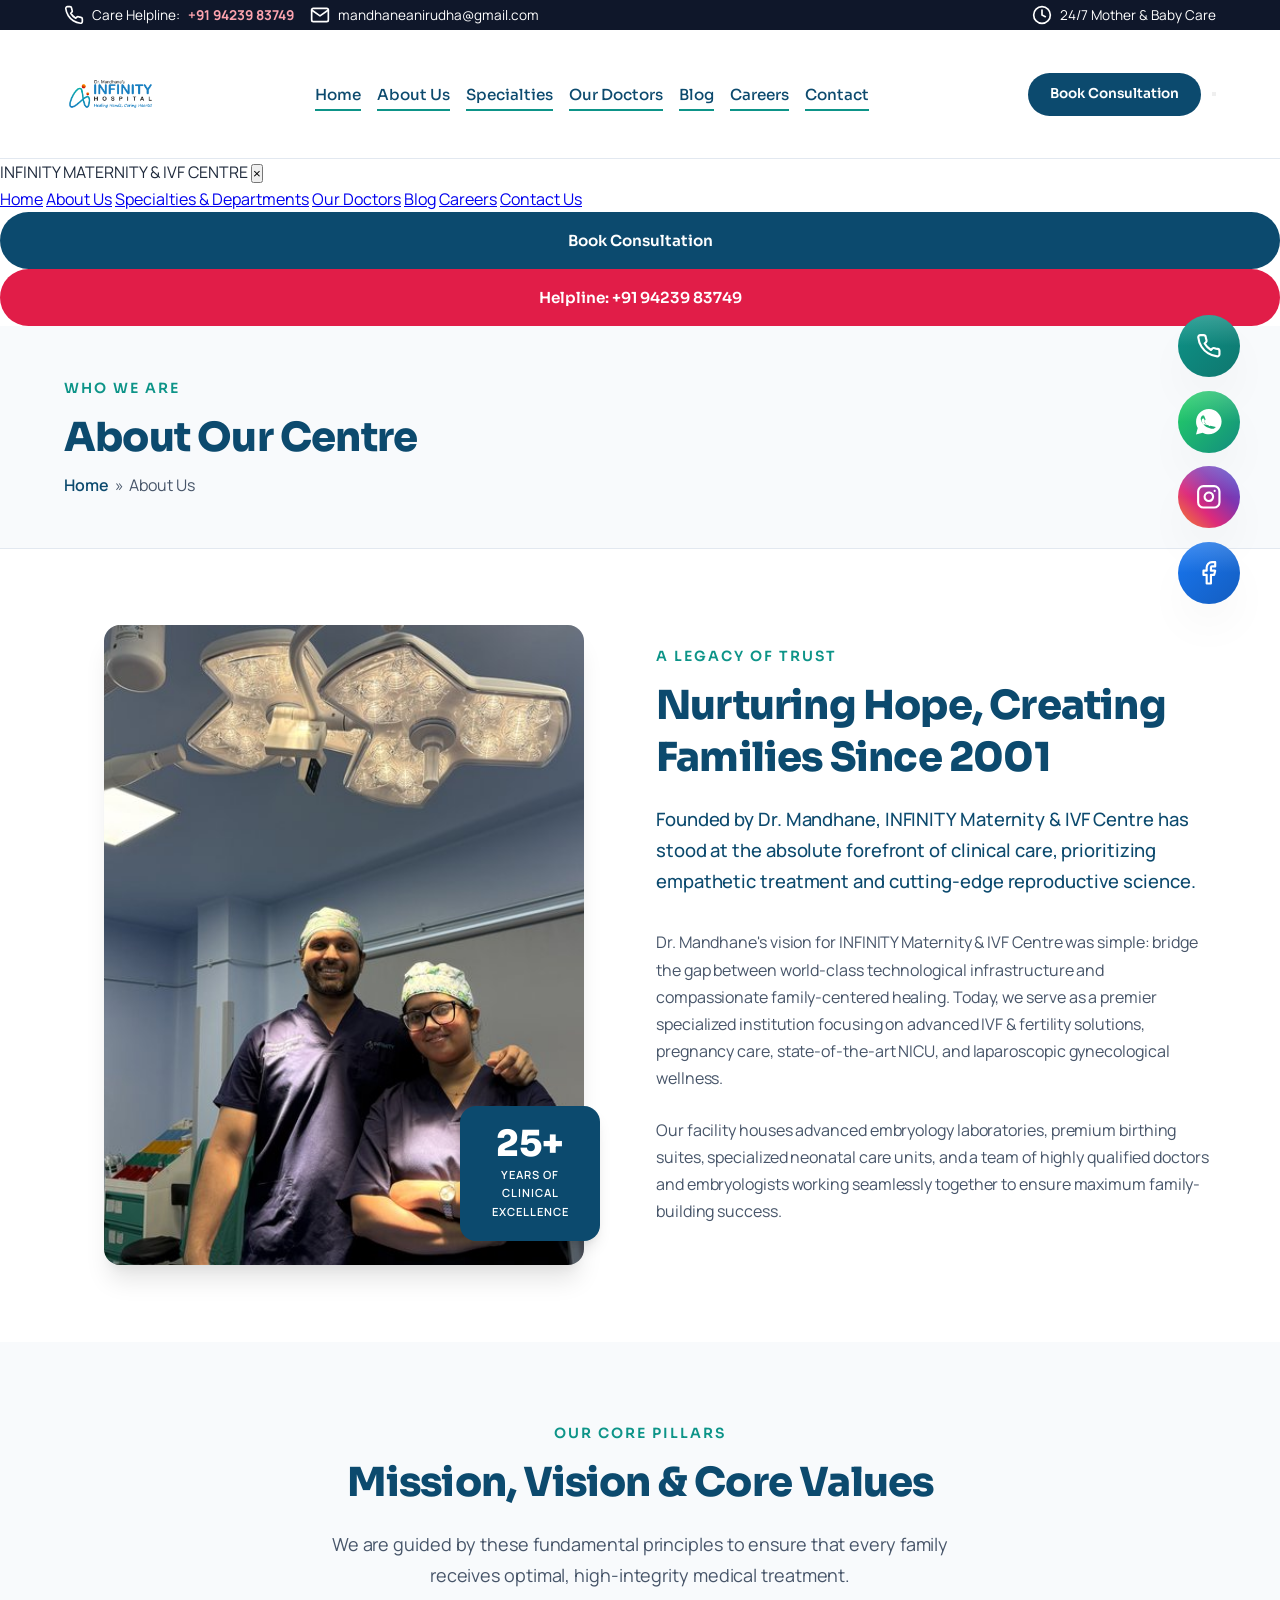
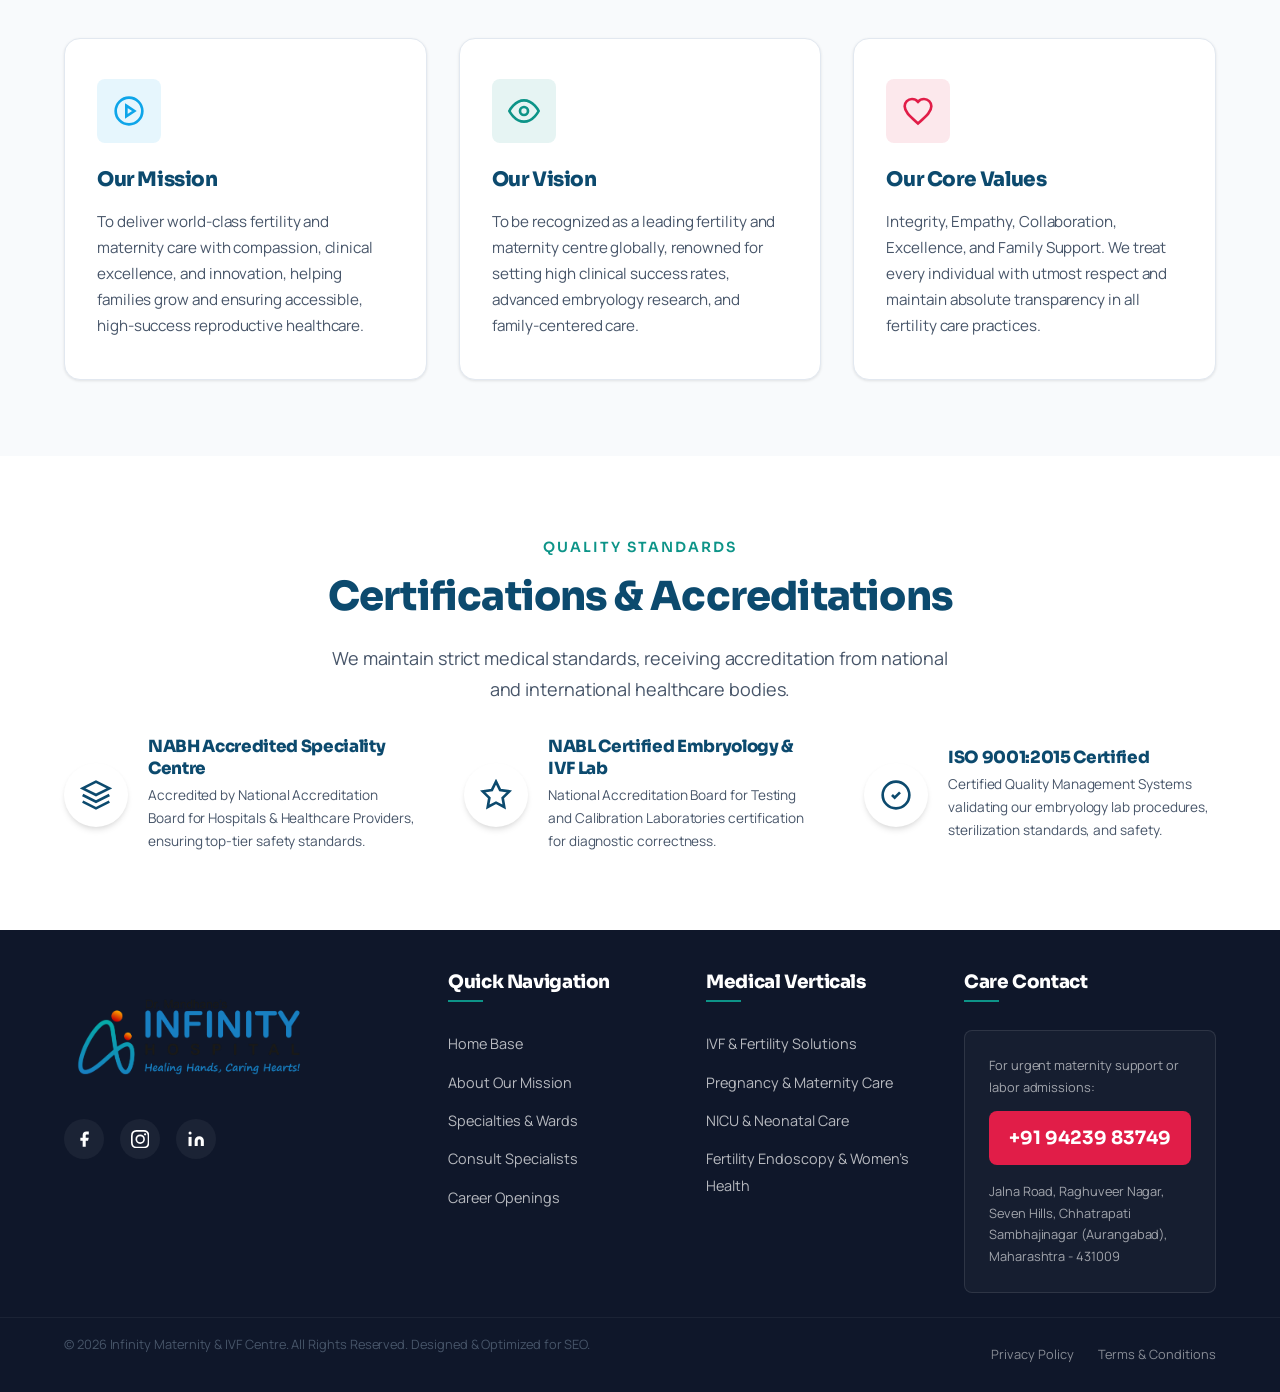
<file: INFINITY Hospital/about.html>
<!DOCTYPE html>
<html lang="en">

<head>
    <meta charset="UTF-8">
    <meta name="viewport" content="width=device-width, initial-scale=1.0">

    <!-- Primary Meta Tags -->
    <title>About Us | INFINITY Maternity & IVF Centre</title>
    <meta name="title" content="About Us | INFINITY Maternity & IVF Centre">
    <meta name="description"
        content="Learn more about INFINITY Maternity & IVF Centre. Our legacy of trust, clinical excellence, mission, vision, core values, and accredited embryology certifications.">
    <meta name="keywords"
        content="INFINITY Maternity, Infinity IVF Centre, About us, fertility center history, mission, IVF accreditations, family care values">
    <meta name="author" content="INFINITY Maternity & IVF Centre">
    <meta name="robots" content="index, follow">

    <!-- Open Graph / Facebook -->
    <meta property="og:type" content="website">
    <meta property="og:url" content="https://www.infinitymaternityivf.com/about.html">
    <meta property="og:title" content="About Us | INFINITY Maternity & IVF Centre">
    <meta property="og:description"
        content="Learn more about INFINITY Maternity & IVF Centre. Our legacy of trust, clinical excellence, mission, vision, core values, and accredited embryology certifications.">
    <meta property="og:image" content="asset/logo-png.png">

    <!-- Twitter -->
    <meta property="twitter:card" content="summary_large_image">
    <meta property="twitter:url" content="https://www.infinitymaternityivf.com/about.html">
    <meta property="twitter:title" content="About Us | INFINITY Maternity & IVF Centre">
    <meta property="twitter:description"
        content="Learn more about INFINITY Maternity & IVF Centre. Our legacy of trust, clinical excellence, mission, vision, core values, and accredited embryology certifications.">
    <meta property="twitter:image" content="asset/logo-png.png">

    <!-- Google Fonts -->
    <link rel="preconnect" href="https://fonts.googleapis.com">
    <link rel="preconnect" href="https://fonts.gstatic.com" crossorigin>
    <link
        href="https://fonts.googleapis.com/css2?family=Manrope:wght@300;400;500;600;700;800&family=Sora:wght@300;400;500;600;700;800&display=swap"
        rel="stylesheet">

    <!-- Stylesheet -->
    <link rel="stylesheet" href="style.css">
</head>

<body>

    <!-- TOP INFO BAR -->
    <div class="top-bar">
        <div class="container top-bar-content">
            <div class="top-contact-info">
                <span class="info-item">
                    <svg class="icon" viewBox="0 0 24 24">
                        <path
                            d="M22 16.92v3a2 2 0 0 1-2.18 2 19.79 19.79 0 0 1-8.63-3.07 19.5 19.5 0 0 1-6-6 19.79 19.79 0 0 1-3.07-8.67A2 2 0 0 1 4.11 2h3a2 2 0 0 1 2 1.72 12.84 12.84 0 0 0 .7 2.81 2 2 0 0 1-.45 2.11L8.09 9.91a16 16 0 0 0 6 6l1.27-1.27a2 2 0 0 1 2.11-.45 12.84 12.84 0 0 0 2.81.7A2 2 0 0 1 22 16.92z" />
                    </svg>
                    Care Helpline: <a href="tel:+919423983749" class="emergency-link">+91 94239 83749</a>
                </span>
                <span class="info-item hide-mobile">
                    <svg class="icon" viewBox="0 0 24 24">
                        <path d="M4 4h16c1.1 0 2 .9 2 2v12c0 1.1-.9 2-2 2H4c-1.1 0-2-.9-2-2V6c0-1.1.9-2 2-2z" />
                        <polyline points="22,6 12,13 2,6" />
                    </svg>
                    <a href="mailto:mandhaneanirudha@gmail.com">mandhaneanirudha@gmail.com</a>
                </span>
            </div>
            <div class="top-social-hours">
                <span class="info-item">
                    <svg class="icon" viewBox="0 0 24 24">
                        <circle cx="12" cy="12" r="10" />
                        <polyline points="12 6 12 12 16 14" />
                    </svg>
                    24/7 Mother & Baby Care
                </span>
            </div>
        </div>
    </div>

    <!-- STICKY HEADER / NAVIGATION -->
    <header class="main-header">
        <div class="container nav-container">
            <!-- Brand Logo -->
            <a href="index.html" class="logo">
                <img src="asset/logo-png.png" alt="INFINITY Maternity & IVF Centre Logo" class="logo-img">
            </a>

            <!-- Desktop Navigation Menu -->
            <nav class="nav-menu" id="navMenu">
                <a href="index.html" class="nav-link">Home</a>
                <a href="about.html" class="nav-link active">About Us</a>
                <a href="specialties.html" class="nav-link">Specialties</a>
                <a href="doctors.html" class="nav-link">Our Doctors</a>
                <a href="blog.html" class="nav-link">Blog</a>
                <a href="careers.html" class="nav-link">Careers</a>
                <a href="contact.html" class="nav-link">Contact</a>
            </nav>

            <!-- CTA & Burger Action Buttons -->
            <div class="nav-actions">
                <a href="index.html#appointment" class="btn btn-primary btn-sm hide-tablet">Book Consultation</a>
                <button class="burger-menu" id="burgerToggle" aria-label="Toggle Navigation">
                    <span class="line"></span>
                    <span class="line"></span>
                    <span class="line"></span>
                </button>
            </div>
        </div>
    </header>

    <!-- MOBILE DRAWER MENU -->
    <div class="mobile-drawer" id="mobileDrawer">
        <div class="drawer-header">
            <span class="brand-name">INFINITY MATERNITY & IVF CENTRE</span>
            <button class="btn-close" id="drawerClose" aria-label="Close Navigation">&times;</button>
        </div>
        <nav class="drawer-nav">
            <a href="index.html" class="drawer-link">Home</a>
            <a href="about.html" class="drawer-link">About Us</a>
            <a href="specialties.html" class="drawer-link">Specialties & Departments</a>
            <a href="doctors.html" class="drawer-link">Our Doctors</a>
            <a href="blog.html" class="drawer-link">Blog</a>
            <a href="careers.html" class="drawer-link">Careers</a>
            <a href="contact.html" class="drawer-link">Contact Us</a>
            <div class="drawer-cta-wrapper">
                <a href="index.html#appointment" class="btn btn-primary btn-block drawer-booking-btn">Book
                    Consultation</a>
                <a href="tel:+919423983749" class="btn btn-danger btn-block text-center mt-2">Helpline: +91 94239
                    83749</a>
            </div>
        </nav>
    </div>
    <div class="drawer-overlay" id="drawerOverlay"></div>

    <main>
        <!-- BREADCRUMB HERO SECTION -->
        <section class="section bg-light" style="padding: 3rem 0; border-bottom: 1px solid var(--border-color);">
            <div class="container">
                <span class="section-tag">Who We Are</span>
                <h1 style="font-size: clamp(1.75rem, 5vw, 2.5rem); margin-bottom: 0.5rem;">About Our Centre</h1>
                <p style="margin-bottom: 0; font-size: 1rem; color: var(--light-text);">
                    <a href="index.html"
                        style="color: var(--primary-color); text-decoration: none; font-weight: 600;">Home</a>
                    &nbsp;&raquo;&nbsp;
                    <span style="color: var(--light-text);">About Us</span>
                </p>
            </div>
        </section>

        <!-- INTRODUCTION SECTION -->
        <section id="about" class="section about-section">
            <div class="container">
                <div class="grid grid-2">
                    <div class="about-image-wrapper">
                        <div class="image-box">
                            <img src="asset/doctor image.jpg" alt="INFINITY Maternity & IVF Centre Interior"
                                class="img-responsive main-about-img">
                            <div class="experience-badge">
                                <span class="badge-num">25+</span>
                                <span class="badge-txt">Years of Clinical Excellence</span>
                            </div>
                        </div>
                    </div>
                    <div class="about-content">
                        <span class="section-tag">A Legacy of Trust</span>
                        <h2 class="section-title">Nurturing Hope, Creating Families Since 2001</h2>
                        <p class="section-desc text-highlight">Founded by Dr. Mandhane, INFINITY Maternity & IVF Centre
                            has stood at the absolute forefront of clinical care, prioritizing empathetic treatment and
                            cutting-edge reproductive science.</p>
                        <p class="mb-4">Dr. Mandhane's vision for INFINITY Maternity & IVF Centre was simple: bridge the
                            gap between world-class technological infrastructure and compassionate family-centered
                            healing. Today, we serve as a premier specialized institution focusing on advanced IVF &
                            fertility solutions, pregnancy care, state-of-the-art NICU, and laparoscopic gynecological
                            wellness.</p>
                        <p class="mb-4">Our facility houses advanced embryology laboratories, premium birthing suites,
                            specialized neonatal care units, and a team of highly qualified doctors and embryologists
                            working seamlessly together to ensure maximum family-building success.</p>
                    </div>
                </div>
            </div>
        </section>

        <!-- MISSION, VISION & VALUES -->
        <section class="section bg-light">
            <div class="container">
                <div class="section-header text-center">
                    <span class="section-tag">Our Core Pillars</span>
                    <h2 class="section-title">Mission, Vision & Core Values</h2>
                    <p class="section-desc mx-auto">We are guided by these fundamental principles to ensure that every
                        family receives optimal, high-integrity medical treatment.</p>
                </div>

                <div class="grid grid-3 mt-5">
                    <div class="feature-card">
                        <div class="feature-icon-wrapper blue-accent">
                            <svg viewBox="0 0 24 24">
                                <circle cx="12" cy="12" r="10" />
                                <polygon points="10 8 16 12 10 16 10 8" />
                            </svg>
                        </div>
                        <h3>Our Mission</h3>
                        <p>To deliver world-class fertility and maternity care with compassion, clinical excellence, and
                            innovation, helping families grow and ensuring accessible, high-success reproductive
                            healthcare.</p>
                    </div>
                    <div class="feature-card">
                        <div class="feature-icon-wrapper teal-accent">
                            <svg viewBox="0 0 24 24">
                                <path d="M1 12s4-8 11-8 11 8 11 8-4 8-11 8-11-8-11-8z" />
                                <circle cx="12" cy="12" r="3" />
                            </svg>
                        </div>
                        <h3>Our Vision</h3>
                        <p>To be recognized as a leading fertility and maternity centre globally, renowned for setting
                            high clinical success rates, advanced embryology research, and family-centered care.</p>
                    </div>
                    <div class="feature-card">
                        <div class="feature-icon-wrapper red-accent">
                            <svg viewBox="0 0 24 24">
                                <path
                                    d="M12 21.35l-1.45-1.32C5.4 15.36 2 12.28 2 8.5 2 5.42 4.42 3 7.5 3c1.74 0 3.41.81 4.5 2.09C13.09 3.81 14.76 3 16.5 3 19.58 3 22 5.42 22 8.5c0 3.78-3.4 6.86-8.55 11.54L12 21.35z" />
                            </svg>
                        </div>
                        <h3>Our Core Values</h3>
                        <p>Integrity, Empathy, Collaboration, Excellence, and Family Support. We treat every individual
                            with utmost respect and maintain absolute transparency in all fertility care practices.</p>
                    </div>
                </div>
            </div>
        </section>

        <!-- CERTIFICATIONS & ACCREDITATIONS -->
        <section class="section">
            <div class="container">
                <div class="section-header text-center">
                    <span class="section-tag">Quality Standards</span>
                    <h2 class="section-title">Certifications & Accreditations</h2>
                    <p class="section-desc mx-auto">We maintain strict medical standards, receiving accreditation from
                        national and international healthcare bodies.</p>
                </div>

                <div class="certifications-showcase" style="margin-top: 2rem; padding-top: 0; border-top: none;">
                    <div class="cert-badges-grid">
                        <div class="cert-item">
                            <div class="cert-icon">
                                <svg viewBox="0 0 24 24">
                                    <path d="M12 2L2 7l10 5 10-5-10-5zM2 17l10 5 10-5M2 12l10 5 10-5" />
                                </svg>
                            </div>
                            <div>
                                <h5>NABH Accredited Speciality Centre</h5>
                                <p>Accredited by National Accreditation Board for Hospitals & Healthcare Providers,
                                    ensuring top-tier safety standards.</p>
                            </div>
                        </div>
                        <div class="cert-item">
                            <div class="cert-icon">
                                <svg viewBox="0 0 24 24">
                                    <polygon
                                        points="12 2 15.09 8.26 22 9.27 17 14.14 18.18 21.02 12 17.77 5.82 21.02 7 14.14 2 9.27 8.91 8.26 12 2" />
                                </svg>
                            </div>
                            <div>
                                <h5>NABL Certified Embryology & IVF Lab</h5>
                                <p>National Accreditation Board for Testing and Calibration Laboratories certification
                                    for diagnostic correctness.</p>
                            </div>
                        </div>
                        <div class="cert-item">
                            <div class="cert-icon">
                                <svg viewBox="0 0 24 24">
                                    <circle cx="12" cy="12" r="10" />
                                    <path d="M9 12l2 2 4-4" />
                                </svg>
                            </div>
                            <div>
                                <h5>ISO 9001:2015 Certified</h5>
                                <p>Certified Quality Management Systems validating our embryology lab procedures,
                                    sterilization standards, and safety.</p>
                            </div>
                        </div>
                    </div>
                </div>
            </div>
        </section>
    </main>

    <!-- FOOTER -->
    <footer class="main-footer">
        <div class="container footer-grid">
            <div class="footer-col brand-col">
                <a href="index.html" class="footer-logo">
                    <img src="asset/logo-png.png" alt="INFINITY Hospital Logo" class="footer-logo-img">
                </a>
                <p class="footer-about-text"></p>
                <div class="footer-social-links">
                    <a href="https://www.facebook.com/profile.php?id=61566189864378" target="_blank"
                        rel="noopener noreferrer" aria-label="Facebook"><svg viewBox="0 0 24 24">
                            <path d="M18 2h-3a5 5 0 0 0-5 5v3H7v4h3v8h4v-8h3l1-4h-4V7a1 1 0 0 1 1-1h3z" />
                        </svg></a>
                    <a href="https://www.instagram.com/infinityhospital19" target="_blank" rel="noopener noreferrer"
                        aria-label="Instagram"><svg viewBox="0 0 24 24">
                            <path
                                d="M12 2.163c3.204 0 3.584.012 4.85.07 3.252.148 4.771 1.691 4.919 4.919.058 1.265.069 1.645.069 4.849 0 3.205-.012 3.584-.069 4.849-.149 3.225-1.664 4.771-4.919 4.919-1.266.058-1.644.07-4.85.07-3.204 0-3.584-.012-4.849-.07-3.26-.149-4.771-1.699-4.919-4.92-.058-1.265-.07-1.644-.07-4.849 0-3.204.013-3.583.07-4.849.149-3.227 1.664-4.771 4.919-4.919 1.266-.057 1.645-.069 4.849-.069zM12 0C8.741 0 8.333.014 7.053.072 2.695.272.273 2.69.073 7.051.014 8.333 0 8.741 0 12c0 3.259.014 3.668.072 4.948.2 4.358 2.618 6.78 6.98 6.98C8.333 23.986 8.741 24 12 24c3.259 0 3.668-.014 4.948-.072 4.354-.2 6.782-2.618 6.979-6.98.059-1.28.073-1.689.073-4.948 0-3.259-.014-3.667-.072-4.947-.196-4.354-2.617-6.78-6.979-6.98C15.668.014 15.259 0 12 0zm0 5.838a6.162 6.162 0 1 0 0 12.324 6.162 6.162 0 0 0 0-12.324zM12 16a4 4 0 1 1 0-8 4 4 0 0 1 0 8zm6.406-11.845a1.44 1.44 0 1 0 0 2.881 1.44 1.44 0 0 0 0-2.881z" />
                        </svg></a>
                    <a href="#" aria-label="LinkedIn"><svg viewBox="0 0 24 24">
                            <path d="M16 8a6 6 0 0 1 6 6v7h-4v-7a2 2 0 0 0-2-2 2 2 0 0 0-2 2v7h-4v-7a6 6 0 0 1 6-6z" />
                            <rect x="2" y="9" width="4" height="12" />
                            <circle cx="4" cy="4" r="2" />
                        </svg></a>
                </div>
            </div>

            <div class="footer-col">
                <h4>Quick Navigation</h4>
                <ul class="footer-links">
                    <li><a href="index.html">Home Base</a></li>
                    <li><a href="about.html">About Our Mission</a></li>
                    <li><a href="specialties.html">Specialties & Wards</a></li>
                    <li><a href="doctors.html">Consult Specialists</a></li>
                    <li><a href="careers.html">Career Openings</a></li>
                </ul>
            </div>

            <div class="footer-col">
                <h4>Medical Verticals</h4>
                <ul class="footer-links">
                    <li><a href="specialties.html?filter=surgery" class="dept-footer-link" data-filter="surgery">IVF &
                            Fertility Solutions</a></li>
                    <li><a href="specialties.html?filter=maternity" class="dept-footer-link"
                            data-filter="maternity">Pregnancy & Maternity Care</a></li>
                    <li><a href="specialties.html?filter=icu" class="dept-footer-link" data-filter="icu">NICU & Neonatal
                            Care</a></li>
                    <li><a href="specialties.html?filter=laparoscopy" class="dept-footer-link"
                            data-filter="laparoscopy">Fertility Endoscopy & Women's Health</a></li>
                </ul>
            </div>

            <div class="footer-col">
                <h4>Care Contact</h4>
                <div class="footer-emergency-info">
                    <p class="urgency-call-msg">For urgent maternity support or labor admissions:</p>
                    <a href="tel:+919423983749" class="footer-emergency-btn">+91 94239 83749</a>
                    <p class="footer-address"><a
                            href="https://www.google.com/maps/place/INFINITY+HOSPITAL/@19.8762015,75.3492012,874m/data=!3m2!1e3!4b1!4m6!3m5!1s0x3bdba341349c6797:0xf239363230e930c8!8m2!3d19.8762015!4d75.3492012!16s%2Fg%2F11l5dqc1zq"
                            target="_blank" rel="noopener noreferrer"
                            style="color: inherit; text-decoration: none;">Jalna Road, Raghuveer Nagar, Seven Hills,
                            Chhatrapati Sambhajinagar (Aurangabad), Maharashtra - 431009</a></p>
                </div>
            </div>
        </div>

        <div class="footer-bottom">
            <div class="container footer-bottom-content">
                <p>&copy; 2026 Infinity Maternity & IVF Centre. All Rights Reserved. Designed & Optimized for SEO.</p>
                <div class="footer-legal-links">
                    <a href="#">Privacy Policy</a>
                    <a href="#">Terms & Conditions</a>
                </div>
            </div>
        </div>
    </footer>

    <!-- FLOATING ACTIONS -->
    <div class="floating-actions" id="floatingActions">
        <!-- Call Button -->
        <a href="tel:+919423983749" class="float-btn float-call" aria-label="Call Us">
            <svg viewBox="0 0 24 24" class="float-icon">
                <path d="M22 16.92v3a2 2 0 0 1-2.18 2 19.79 19.79 0 0 1-8.63-3.07 19.5 19.5 0 0 1-6-6 19.79 19.79 0 0 1-3.07-8.67A2 2 0 0 1 4.11 2h3a2 2 0 0 1 2 1.72 12.84 12.84 0 0 0 .7 2.81 2 2 0 0 1-.45 2.11L8.09 9.91a16 16 0 0 0 6 6l1.27-1.27a2 2 0 0 1 2.11-.45 12.84 12.84 0 0 0 2.81.7A2 2 0 0 1 22 16.92z" fill="none" stroke="currentColor" stroke-width="2" stroke-linecap="round" stroke-linejoin="round"/>
            </svg>
            <span class="float-tooltip">Call Us</span>
        </a>
        <!-- WhatsApp Button -->
        <a href="https://wa.me/919423983749" class="float-btn float-whatsapp" target="_blank" rel="noopener noreferrer" aria-label="Chat on WhatsApp">
            <svg viewBox="0 0 24 24" class="float-icon">
                <path d="M12.008 0C5.397 0 .06 5.348.06 11.957c.001 2.1.548 4.145 1.587 5.946L0 24l6.335-1.662c1.745.954 3.712 1.455 5.717 1.456 6.613 0 11.95-5.34 11.953-11.997A11.98 11.98 0 0 0 12.008 0zm6.59 16.953c-.273.766-1.57 1.408-2.155 1.5-1.026.16-2.222.42-5.467-1.042-3.136-1.407-5.11-4.63-5.267-4.847-.156-.217-1.266-1.747-1.266-3.33 0-1.58.825-2.35 1.118-2.656.294-.306.65-.383.878-.383.228 0 .456.002.652.012.203.01.46.008.72.673.275.703.94 2.366 1.02 2.535.084.17.14.368.026.602-.114.234-.173.379-.342.585-.17.206-.356.46-.508.618-.17.17-.348.356-.15.703.197.347.88 1.492 1.884 2.399 1.294 1.162 2.385 1.523 2.723 1.69.338.167.536.14.737-.1.2-.239.878-1.05.11-1.49-.66-.38-1.294-.766-1.57-.766-.276 0-.482.17-.737.46-.255.29-.536.6-.74.493-.203-.11-.856-.326-1.63-1.037-.604-.555-.95-1.127-1.07-1.332-.12-.2-.012-.308.087-.406.09-.09.2-.238.3-.357.1-.12.13-.2.2-.338.07-.138.03-.26-.02-.38-.05-.12-.46-1.14-.63-1.56-.17-.417-.35-.357-.48-.363-.12-.006-.26-.008-.4-.008-.14 0-.36.05-.55.263-.19.214-.73.74-.73 1.804 0 1.066.75 2.1 1.05 2.536.084.17.14.368.026.602z" fill="currentColor"/>
            </svg>
            <span class="float-tooltip">WhatsApp</span>
        </a>
        <!-- Instagram Button -->
        <a href="https://www.instagram.com/infinityhospital19" class="float-btn float-instagram" target="_blank" rel="noopener noreferrer" aria-label="Instagram">
            <svg viewBox="0 0 24 24" class="float-icon">
                <rect x="2" y="2" width="20" height="20" rx="5" ry="5" fill="none" stroke="currentColor" stroke-width="2" stroke-linecap="round" stroke-linejoin="round"/>
                <path d="M16 11.37A4 4 0 1 1 12.63 8 4 4 0 0 1 16 11.37z" fill="none" stroke="currentColor" stroke-width="2" stroke-linecap="round" stroke-linejoin="round"/>
                <line x1="17.5" y1="6.5" x2="17.51" y2="6.5" fill="none" stroke="currentColor" stroke-width="2" stroke-linecap="round" stroke-linejoin="round"/>
            </svg>
            <span class="float-tooltip">Instagram</span>
        </a>
        <!-- Facebook Button -->
        <a href="https://www.facebook.com/profile.php?id=61566189864378" class="float-btn float-facebook" target="_blank" rel="noopener noreferrer" aria-label="Facebook">
            <svg viewBox="0 0 24 24" class="float-icon">
                <path d="M18 2h-3a5 5 0 0 0-5 5v3H7v4h3v8h4v-8h3l1-4h-4V7a1 1 0 0 1 1-1h3z" fill="none" stroke="currentColor" stroke-width="2" stroke-linecap="round" stroke-linejoin="round"/>
            </svg>
            <span class="float-tooltip">Facebook</span>
        </a>
    </div>

    <!-- Scroll to Top Button -->
    <button class="scroll-top-btn" id="scrollTopBtn" aria-label="Scroll to Top">
        <svg viewBox="0 0 24 24">
            <polyline points="18 15 12 9 6 15" />
        </svg>
    </button>

    <!-- DYNAMIC DIALOG MODALS -->
    <!-- Book Consultation Modal -->
    <div class="modal-system" id="bookConsultationModal">
        <div class="modal-card modal-booking-card">
            <button class="modal-close-corner" data-modal="bookConsultationModal" aria-label="Close Modal">&times;</button>
            <h3 class="form-title" style="margin-bottom: 2rem;">Book Consultation</h3>
            
            <form id="modalAppointmentForm" class="appointment-form" novalidate>
                <!-- Department and Doctor Select Grid -->
                <div class="form-group-row">
                    <div class="form-group">
                        <label for="modalBookingDepartment">Select Service <span class="req">*</span></label>
                        <select id="modalBookingDepartment" name="department" required>
                            <option value="" disabled selected>-- Choose Service --</option>
                            <option value="surgery">IVF & Fertility Solutions</option>
                            <option value="maternity">Pregnancy & Maternity Care</option>
                            <option value="icu">NICU & Neonatal Care</option>
                            <option value="laparoscopy">Fertility Endoscopy & Women's Health</option>
                        </select>
                        <span class="error-msg" id="modalErrDepartment">Please select a service category.</span>
                    </div>

                    <div class="form-group">
                        <label for="modalBookingDoctor">Select Specialist <span class="req">*</span></label>
                        <select id="modalBookingDoctor" name="doctor" required>
                            <option value="" disabled selected>-- Choose Specialist --</option>
                        </select>
                        <span class="error-msg" id="modalErrDoctor">Please select a specialist doctor.</span>
                    </div>
                </div>

                <!-- Date and Time Slot Picker Grid -->
                <div class="form-group-row">
                    <div class="form-group">
                        <label for="modalBookingDate">Appointment Date <span class="req">*</span></label>
                        <input type="date" id="modalBookingDate" name="date" required>
                        <span class="error-msg" id="modalErrDate">Please select a valid future date.</span>
                    </div>

                    <div class="form-group">
                        <label for="modalBookingTime">Preferred Time Slot <span class="req">*</span></label>
                        <select id="modalBookingTime" name="timeSlot" required>
                            <option value="" disabled selected>-- Choose Time --</option>
                            <option value="09:00-10:00">09:00 AM - 10:00 AM</option>
                            <option value="10:00-11:00">10:00 AM - 11:00 AM</option>
                            <option value="11:00-12:00">11:00 AM - 12:00 PM</option>
                            <option value="14:00-15:00">02:00 PM - 03:00 PM</option>
                            <option value="15:00-16:00">03:00 PM - 04:00 PM</option>
                            <option value="16:00-17:00">04:00 PM - 05:00 PM</option>
                            <option value="17:00-18:00">05:00 PM - 06:00 PM</option>
                        </select>
                        <span class="error-msg" id="modalErrTime">Please select a preferred slot.</span>
                    </div>
                </div>

                <!-- Full Name -->
                <div class="form-group">
                    <label for="modalBookingName">Full Name <span class="req">*</span></label>
                    <input type="text" id="modalBookingName" name="fullName" placeholder="Enter your full name" required>
                    <span class="error-msg" id="modalErrName">Name must contain at least 3 letters.</span>
                </div>

                <!-- Phone and Email -->
                <div class="form-group-row">
                    <div class="form-group">
                        <label for="modalBookingPhone">Phone Number <span class="req">*</span></label>
                        <input type="tel" id="modalBookingPhone" name="phone" placeholder="Enter 10-digit number" required>
                        <span class="error-msg" id="modalErrPhone">Please enter a valid 10-digit phone number.</span>
                    </div>

                    <div class="form-group">
                        <label for="modalBookingEmail">Email Address</label>
                        <input type="email" id="modalBookingEmail" name="email" placeholder="example@mail.com">
                        <span class="error-msg" id="modalErrEmail">Please enter a valid email address.</span>
                    </div>
                </div>

                <!-- Additional Message -->
                <div class="form-group">
                    <label for="modalBookingMessage">Brief Inquiry / Health Concern</label>
                    <textarea id="modalBookingMessage" name="message" rows="3" placeholder="Describe your query or medical concern (optional)"></textarea>
                </div>

                <button type="submit" class="btn btn-primary btn-block submit-booking-btn">Book Consultation</button>
            </form>
        </div>
    </div>

    <!-- Booking Success Modal -->
    <div class="modal-system" id="bookingSuccessModal">
        <div class="modal-card">
            <button class="modal-close-corner" data-modal="bookingSuccessModal" aria-label="Close Modal">&times;</button>
            <div class="modal-icon-success">
                <svg viewBox="0 0 24 24">
                    <polyline points="20 6 9 17 4 12" />
                </svg>
            </div>
            <h3>Consultation Requested!</h3>
            <p>Your consultation request is logged. Our fertility & maternity team will verify specialist availability
                and send your confirmation SMS/Email shortly.</p>
            <div class="modal-appointment-summary" id="bookingSummaryDetails">
                <!-- Filled dynamically by JS -->
            </div>
            <button class="btn btn-primary modal-close-btn" data-modal="bookingSuccessModal">Understood</button>
        </div>
    </div>

    <!-- JavaScript File -->
    <script src="script.js"></script>
</body>

</html>
</file>
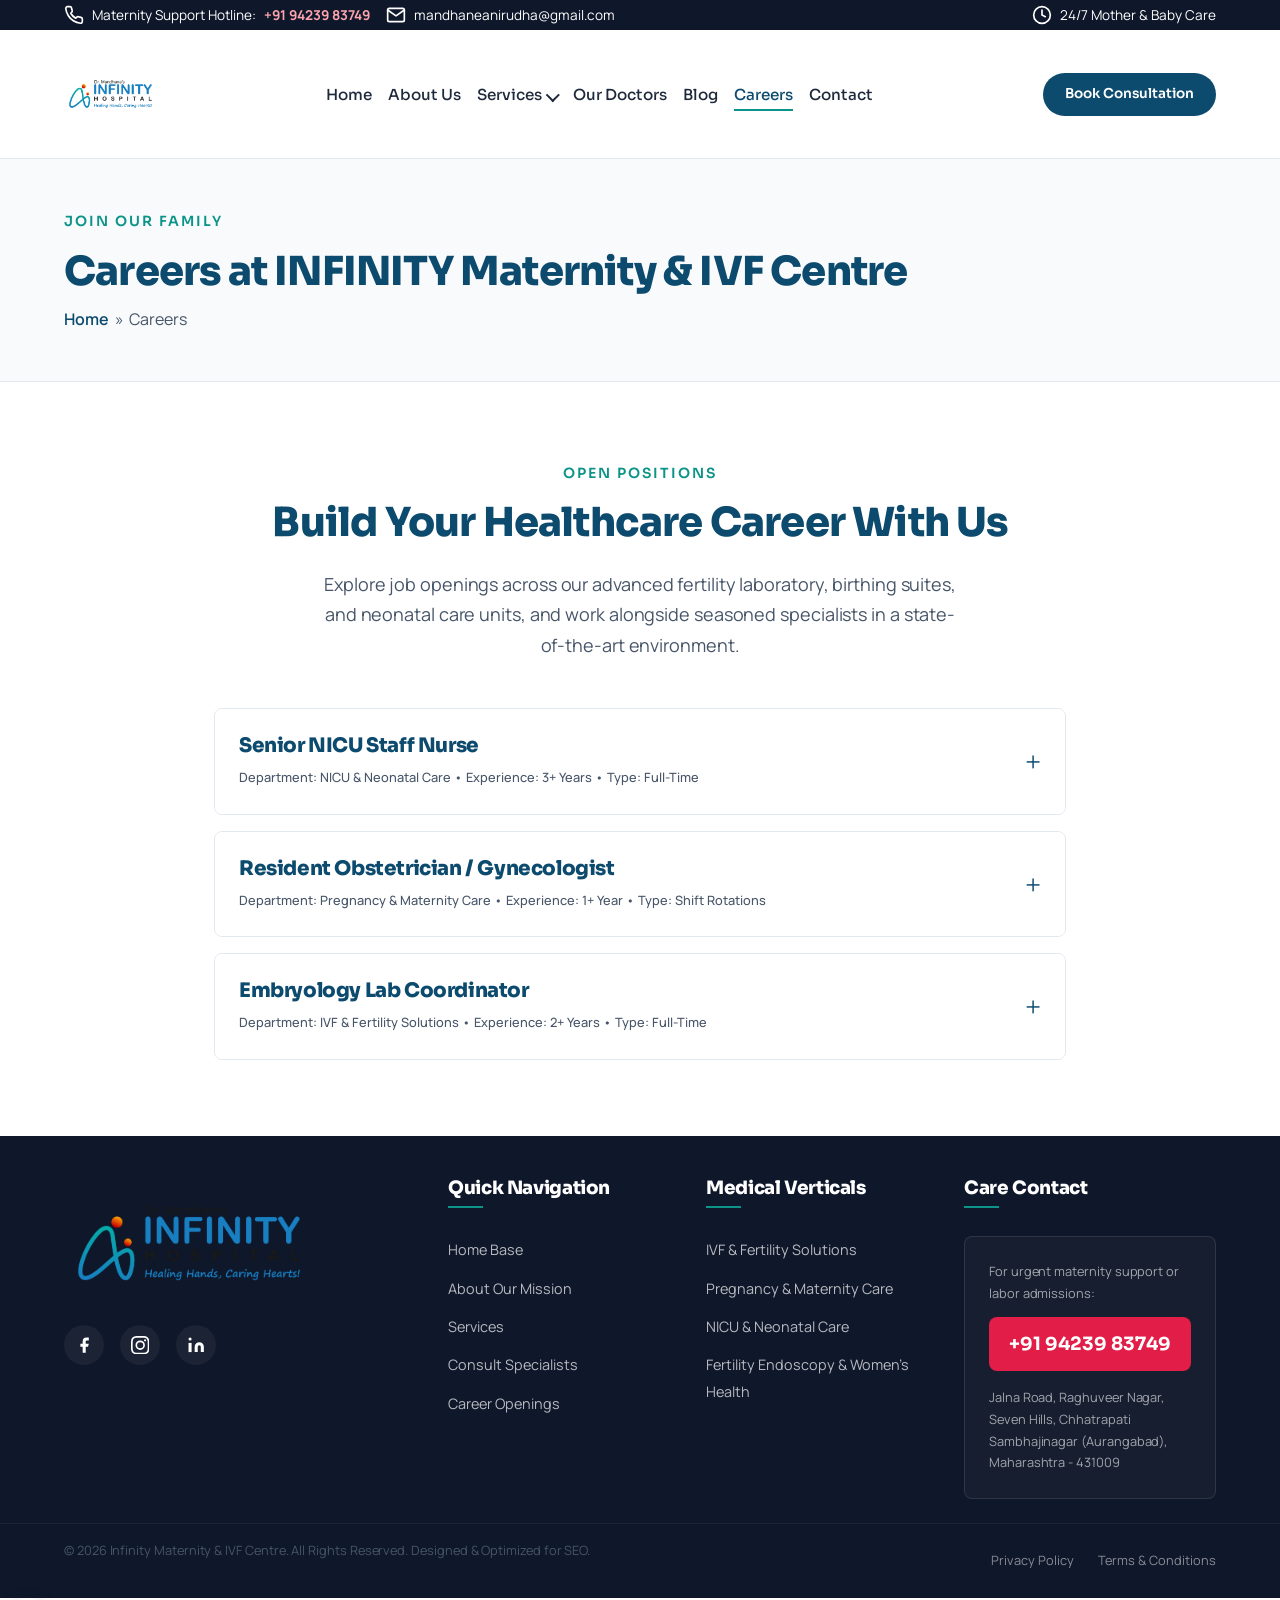
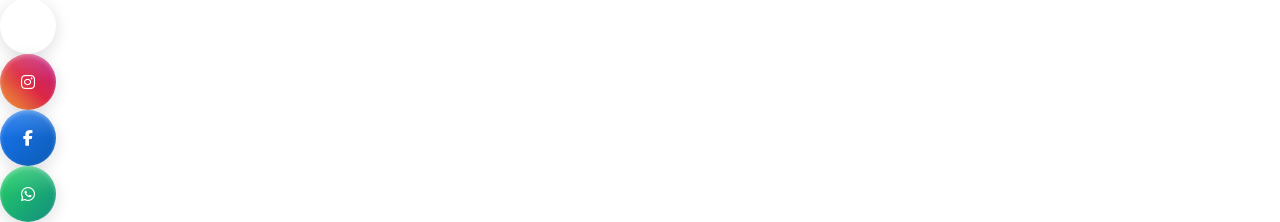
<file: INFINITY Hospital/careers.html>
<!DOCTYPE html>
<html lang="en">

<head>
    <meta charset="UTF-8">
    <meta name="viewport" content="width=device-width, initial-scale=1.0">

    <!-- Primary Meta Tags -->
    <title>Careers | INFINITY Maternity & IVF Centre</title>
    <meta name="title" content="Careers | INFINITY Maternity & IVF Centre">
    <meta name="description"
        content="Join our team at INFINITY Maternity & IVF Centre. Explore open job positions for neonatal nurses, embryology coordinators, and obstetricians.">
    <meta name="keywords"
        content="INFINITY Maternity & IVF Centre careers, embryologist jobs, fertility clinic hiring, neonatal nursing jobs, obstetrician positions">
    <meta name="author" content="INFINITY Maternity & IVF Centre">
    <meta name="robots" content="index, follow">

    <!-- Open Graph / Facebook -->
    <meta property="og:type" content="website">
    <meta property="og:url" content="https://www.infinitymaternityivf.com/careers.html">
    <meta property="og:title" content="Careers | INFINITY Maternity & IVF Centre">
    <meta property="og:description"
        content="Join our team at INFINITY Maternity & IVF Centre. Explore open job positions for neonatal nurses, embryology coordinators, and obstetricians.">
    <meta property="og:image" content="asset/logo-png.png">

    <!-- Twitter -->
    <meta property="twitter:card" content="summary_large_image">
    <meta property="twitter:url" content="https://www.infinitymaternityivf.com/careers.html">
    <meta property="twitter:title" content="Careers | INFINITY Maternity & IVF Centre">
    <meta property="twitter:description"
        content="Join our team at INFINITY Maternity & IVF Centre. Explore open job positions for neonatal nurses, embryology coordinators, and obstetricians.">
    <meta property="twitter:image" content="asset/logo-png.png">

    <!-- Google Fonts -->
    <link rel="preconnect" href="https://fonts.googleapis.com">
    <link rel="preconnect" href="https://fonts.gstatic.com" crossorigin>
    <link
        href="https://fonts.googleapis.com/css2?family=Manrope:wght@300;400;500;600;700;800&family=Sora:wght@300;400;500;600;700;800&display=swap"
        rel="stylesheet">

    <!-- Stylesheet -->
    <link rel="stylesheet" href="style.css">
    <!-- Font Awesome 6 CDN -->
    <link rel="stylesheet" href="https://cdnjs.cloudflare.com/ajax/libs/font-awesome/6.4.0/css/all.min.css">
</head>

<body>

    <!-- TOP INFO BAR -->
    <div class="top-bar">
        <div class="container top-bar-content">
            <div class="top-contact-info">
                <span class="info-item">
                    <svg class="icon" viewBox="0 0 24 24">
                        <path
                            d="M22 16.92v3a2 2 0 0 1-2.18 2 19.79 19.79 0 0 1-8.63-3.07 19.5 19.5 0 0 1-6-6 19.79 19.79 0 0 1-3.07-8.67A2 2 0 0 1 4.11 2h3a2 2 0 0 1 2 1.72 12.84 12.84 0 0 0 .7 2.81 2 2 0 0 1-.45 2.11L8.09 9.91a16 16 0 0 0 6 6l1.27-1.27a2 2 0 0 1 2.11-.45 12.84 12.84 0 0 0 2.81.7A2 2 0 0 1 22 16.92z" />
                    </svg>
                    Maternity Support Hotline: <a href="tel:+919423983749" class="emergency-link">+91 94239 83749</a>
                </span>
                <span class="info-item hide-mobile">
                    <svg class="icon" viewBox="0 0 24 24">
                        <path d="M4 4h16c1.1 0 2 .9 2 2v12c0 1.1-.9 2-2 2H4c-1.1 0-2-.9-2-2V6c0-1.1.9-2 2-2z" />
                        <polyline points="22,6 12,13 2,6" />
                    </svg>
                    <a href="mailto:mandhaneanirudha@gmail.com">mandhaneanirudha@gmail.com</a>
                </span>
            </div>
            <div class="top-social-hours">
                <span class="info-item">
                    <svg class="icon" viewBox="0 0 24 24">
                        <circle cx="12" cy="12" r="10" />
                        <polyline points="12 6 12 12 16 14" />
                    </svg>
                    24/7 Mother & Baby Care
                </span>
            </div>
        </div>
    </div>

    <!-- STICKY HEADER / NAVIGATION -->
    <header class="main-header">
        <div class="container nav-container">
            <!-- Brand Logo -->
            <a href="index.html" class="logo">
                <img src="asset/logo-png.png" alt="INFINITY Maternity & IVF Centre Logo" class="logo-img">
            </a>

            <!-- Desktop Navigation Menu -->
            <nav class="nav-menu" id="navMenu">
                <a href="index.html" class="nav-link">Home</a>
                <a href="about.html" class="nav-link">About Us</a>
                <div class="nav-dropdown">
                    <a href="services.html" class="nav-link nav-link-dropdown" aria-haspopup="true" aria-expanded="false" id="servicesDropdownToggle">Services <span class="dropdown-chevron" aria-hidden="true"></span></a>
                    <div class="dropdown-menu" role="menu" aria-labelledby="servicesDropdownToggle">
                        <a href="services.html?filter=surgery" class="dropdown-item">IVF & Fertility</a>
                        <a href="services.html?filter=maternity" class="dropdown-item">Pregnancy Care</a>
                        <a href="services.html?filter=icu" class="dropdown-item">NICU & Neonatal Care</a>
                        <a href="services.html?filter=laparoscopy" class="dropdown-item">Fertility Endoscopy</a>
                    </div>
                </div>
                <a href="doctors.html" class="nav-link">Our Doctors</a>
                <a href="blog.html" class="nav-link">Blog</a>
                <a href="careers.html" class="nav-link active">Careers</a>
                <a href="contact.html" class="nav-link">Contact</a>
            </nav>

            <!-- CTA & Burger Action Buttons -->
            <div class="nav-actions">
                <a href="index.html#appointment" class="btn btn-primary btn-sm hide-tablet">Book Consultation</a>
            </div>
        </div>
    </header>

    <main>
        <!-- BREADCRUMB HERO SECTION -->
        <section class="section bg-light" style="padding: 3rem 0; border-bottom: 1px solid var(--border-color);">
            <div class="container">
                <span class="section-tag">Join Our Family</span>
                <h1 style="font-size: clamp(1.75rem, 5vw, 2.5rem); margin-bottom: 0.5rem;">Careers at INFINITY Maternity & IVF Centre</h1>
                <p style="margin-bottom: 0; font-size: 1rem; color: var(--light-text);">
                    <a href="index.html"
                        style="color: var(--primary-color); text-decoration: none; font-weight: 600;">Home</a>
                    &nbsp;&raquo;&nbsp;
                    <span style="color: var(--light-text);">Careers</span>
                </p>
            </div>
        </section>

        <!-- CAREER ACCORDION SECTION -->
        <section class="section">
            <div class="container careers-container">
                <div class="section-header text-center">
                    <span class="section-tag">Open Positions</span>
                    <h2 class="section-title">Build Your Healthcare Career With Us</h2>
                    <p class="section-desc mx-auto">Explore job openings across our advanced fertility laboratory,
                        birthing suites, and neonatal care units, and work alongside seasoned specialists in a
                        state-of-the-art environment.</p>
                </div>

                <!-- Accordion Wrapper -->
                <div class="careers-accordion mt-5">

                    <!-- Job Listing 1 -->
                    <div class="accordion-item">
                        <div class="accordion-header">
                            <div>
                                <h4>Senior NICU Staff Nurse</h4>
                                <span class="job-meta">Department: NICU & Neonatal Care &bull; Experience: 3+ Years
                                    &bull; Type: Full-Time</span>
                            </div>
                            <span class="accordion-toggle-icon">+</span>
                        </div>
                        <div class="accordion-body">
                            <h5>Job Overview</h5>
                            <p>We are seeking compassionate, detail-oriented Staff Nurses to handle high-acuity newborn
                                monitoring in our Neonatal Intensive Care Unit (NICU).</p>
                            <h5>Responsibilities</h5>
                            <ul>
                                <li>Provide continuous monitoring of newborn vitals and neonatal incubators.</li>
                                <li>Assist pediatric neonatologists in emergency stabilization, ventilator settings, and
                                    NICU care.</li>
                                <li>Maintain sterile standards across specialized drug administrations, feeding, and
                                    incubator management.</li>
                            </ul>
                            <h5>Requirements</h5>
                            <ul>
                                <li>B.Sc Nursing or GNM certification from an accredited nursing council.</li>
                                <li>Active nursing registration license.</li>
                                <li>Sound clinical knowledge of neonatal and NICU care protocols.</li>
                            </ul>
                            <button type="button" class="btn btn-primary btn-sm apply-job-btn"
                                data-job="Senior NICU Staff Nurse">Apply Now</button>
                        </div>
                    </div>

                    <!-- Job Listing 2 -->
                    <div class="accordion-item">
                        <div class="accordion-header">
                            <div>
                                <h4>Resident Obstetrician / Gynecologist</h4>
                                <span class="job-meta">Department: Pregnancy & Maternity Care &bull; Experience: 1+ Year
                                    &bull; Type: Shift Rotations</span>
                            </div>
                            <span class="accordion-toggle-icon">+</span>
                        </div>
                        <div class="accordion-body">
                            <h5>Job Overview</h5>
                            <p>We are looking for Resident Obstetricians / Gynecologists to manage active maternity
                                admissions, support comfort-focused deliveries, and assist the senior obstetrician
                                during C-sections.</p>
                            <h5>Responsibilities</h5>
                            <ul>
                                <li>Conduct initial evaluations in our comfortable birthing suites and monitor fetal
                                    heart rates.</li>
                                <li>Assist senior consultants during deliveries, maternity care, and fertility
                                    procedures.</li>
                                <li>Coordinate postnatal recovery checkups and care plans for families.</li>
                            </ul>
                            <h5>Requirements</h5>
                            <ul>
                                <li>MS (OBG) or DGO Degree from a recognized medical institution.</li>
                                <li>Active state medical registration.</li>
                                <li>Strong clinical communication and labor monitoring skills.</li>
                            </ul>
                            <button type="button" class="btn btn-primary btn-sm apply-job-btn"
                                data-job="Resident Obstetrician / Gynecologist">Apply Now</button>
                        </div>
                    </div>

                    <!-- Job Listing 3 -->
                    <div class="accordion-item">
                        <div class="accordion-header">
                            <div>
                                <h4>Embryology Lab Coordinator</h4>
                                <span class="job-meta">Department: IVF & Fertility Solutions &bull; Experience: 2+ Years
                                    &bull; Type: Full-Time</span>
                            </div>
                            <span class="accordion-toggle-icon">+</span>
                        </div>
                        <div class="accordion-body">
                            <h5>Job Overview</h5>
                            <p>We are hiring an Embryology Lab Coordinator to manage quality controls, equipment
                                calibration, and inventory within our advanced embryology laboratory.</p>
                            <h5>Responsibilities</h5>
                            <ul>
                                <li>Coordinate workflow schedules, verify sterile conditions, and maintain logs in our
                                    embryology laboratory.</li>
                                <li>Monitor gas levels, incubator temperatures, and performance metrics of advanced
                                    laboratory systems.</li>
                                <li>Work alongside chief embryologists to ensure treatment data accuracy, sample
                                    security, and compliance standards.</li>
                            </ul>
                            <h5>Requirements</h5>
                            <ul>
                                <li>B.Sc or M.Sc in Life Sciences, Biotechnology, or equivalent clinical laboratory
                                    experience.</li>
                                <li>Prior experience in a clinical IVF or embryology laboratory environment.</li>
                                <li>Base computer operating literacy for equipment logs and inventories.</li>
                            </ul>
                            <button type="button" class="btn btn-primary btn-sm apply-job-btn"
                                data-job="Embryology Lab Coordinator">Apply Now</button>
                        </div>
                    </div>

                </div>
            </div>
        </section>
    </main>

    <!-- FOOTER -->
    <footer class="main-footer">
        <div class="container footer-grid">
            <div class="footer-col brand-col">
                <a href="index.html" class="footer-logo">
                    <img src="asset/logo-png.png" alt="INFINITY Hospital Logo" class="footer-logo-img">
                </a>
                <p class="footer-about-text"></p>
                <div class="footer-social-links">
                    <a href="https://www.facebook.com/profile.php?id=61566189864378" target="_blank"
                        rel="noopener noreferrer" aria-label="Facebook"><svg viewBox="0 0 24 24">
                            <path d="M18 2h-3a5 5 0 0 0-5 5v3H7v4h3v8h4v-8h3l1-4h-4V7a1 1 0 0 1 1-1h3z" />
                        </svg></a>
                    <a href="https://www.instagram.com/infinityhospital19" target="_blank" rel="noopener noreferrer"
                        aria-label="Instagram"><svg viewBox="0 0 24 24">
                            <path
                                d="M12 2.163c3.204 0 3.584.012 4.85.07 3.252.148 4.771 1.691 4.919 4.919.058 1.265.069 1.645.069 4.849 0 3.205-.012 3.584-.069 4.849-.149 3.225-1.664 4.771-4.919 4.919-1.266.058-1.644.07-4.85.07-3.204 0-3.584-.012-4.849-.07-3.26-.149-4.771-1.699-4.919-4.92-.058-1.265-.07-1.644-.07-4.849 0-3.204.013-3.583.07-4.849.149-3.227 1.664-4.771 4.919-4.919 1.266-.057 1.645-.069 4.849-.069zM12 0C8.741 0 8.333.014 7.053.072 2.695.272.273 2.69.073 7.051.014 8.333 0 8.741 0 12c0 3.259.014 3.668.072 4.948.2 4.358 2.618 6.78 6.98 6.98C8.333 23.986 8.741 24 12 24c3.259 0 3.668-.014 4.948-.072 4.354-.2 6.782-2.618 6.979-6.98.059-1.28.073-1.689.073-4.948 0-3.259-.014-3.667-.072-4.947-.196-4.354-2.617-6.78-6.979-6.98C15.668.014 15.259 0 12 0zm0 5.838a6.162 6.162 0 1 0 0 12.324 6.162 6.162 0 0 0 0-12.324zM12 16a4 4 0 1 1 0-8 4 4 0 0 1 0 8zm6.406-11.845a1.44 1.44 0 1 0 0 2.881 1.44 1.44 0 0 0 0-2.881z" />
                        </svg></a>
                    <a href="#" aria-label="LinkedIn"><svg viewBox="0 0 24 24">
                            <path d="M16 8a6 6 0 0 1 6 6v7h-4v-7a2 2 0 0 0-2-2 2 2 0 0 0-2 2v7h-4v-7a6 6 0 0 1 6-6z" />
                            <rect x="2" y="9" width="4" height="12" />
                            <circle cx="4" cy="4" r="2" />
                        </svg></a>
                </div>
            </div>

            <div class="footer-col">
                <h4>Quick Navigation</h4>
                <ul class="footer-links">
                    <li><a href="index.html">Home Base</a></li>
                    <li><a href="about.html">About Our Mission</a></li>
                    <li><a href="services.html">Services</a></li>
                    <li><a href="doctors.html">Consult Specialists</a></li>
                    <li><a href="careers.html">Career Openings</a></li>
                </ul>
            </div>

            <div class="footer-col">
                <h4>Medical Verticals</h4>
                <ul class="footer-links">
                    <li><a href="services.html?filter=surgery" class="dept-footer-link" data-filter="surgery">IVF &
                            Fertility Solutions</a></li>
                    <li><a href="services.html?filter=maternity" class="dept-footer-link"
                            data-filter="maternity">Pregnancy & Maternity Care</a></li>
                    <li><a href="services.html?filter=icu" class="dept-footer-link" data-filter="icu">NICU & Neonatal
                            Care</a></li>
                    <li><a href="services.html?filter=laparoscopy" class="dept-footer-link"
                            data-filter="laparoscopy">Fertility Endoscopy & Women's Health</a></li>
                </ul>
            </div>

            <div class="footer-col">
                <h4>Care Contact</h4>
                <div class="footer-emergency-info">
                    <p class="urgency-call-msg">For urgent maternity support or labor admissions:</p>
                    <a href="tel:+919423983749" class="footer-emergency-btn">+91 94239 83749</a>
                    <p class="footer-address"><a
                            href="https://www.google.com/maps/place/INFINITY+HOSPITAL/@19.8762015,75.3492012,874m/data=!3m2!1e3!4b1!4m6!3m5!1s0x3bdba341349c6797:0xf239363230e930c8!8m2!3d19.8762015!4d75.3492012!16s%2Fg%2F11l5dqc1zq"
                            target="_blank" rel="noopener noreferrer"
                            style="color: inherit; text-decoration: none;">Jalna Road, Raghuveer Nagar, Seven Hills,
                            Chhatrapati Sambhajinagar (Aurangabad), Maharashtra - 431009</a></p>
                </div>
            </div>
        </div>

        <div class="footer-bottom">
            <div class="container footer-bottom-content">
                <p>&copy; 2026 Infinity Maternity & IVF Centre. All Rights Reserved. Designed & Optimized for SEO.</p>
                <div class="footer-legal-links">
                    <a href="#">Privacy Policy</a>
                    <a href="#">Terms & Conditions</a>
                </div>
            </div>
        </div>
    </footer>


        <a href="tel:+919423983749" class="float-btn float-phone" aria-label="Call Us">
            <i class="fa fa-phone" aria-hidden="true"></i>
        </a>
        <a href="https://www.instagram.com/infinityhospital19" class="float-btn float-instagram" target="_blank" rel="noopener noreferrer" aria-label="Instagram">
            <i class="fab fa-instagram" aria-hidden="true"></i>
        </a>
        <a href="https://www.facebook.com/profile.php?id=61566189864378" class="float-btn float-facebook" target="_blank" rel="noopener noreferrer" aria-label="Facebook">
            <i class="fab fa-facebook-f" aria-hidden="true"></i>
        </a>
        <a href="https://wa.me/919423983749" class="float-btn float-whatsapp" target="_blank" rel="noopener noreferrer" aria-label="WhatsApp">
            <i class="fab fa-whatsapp" aria-hidden="true"></i>
        </a>
    </div>

    <!-- Scroll to Top Button removed to keep only WhatsApp FAB -->

    <!-- DYNAMIC CAREER APPLICATION FORM MODAL -->
    <div class="modal-system" id="careerApplyModal">
        <div class="modal-card">
            <button class="modal-close-corner" data-modal="careerApplyModal">&times;</button>
            <h3>Apply for Position</h3>
            <p class="job-applying-title" id="applyingJobTitle">Senior NICU Staff Nurse</p>

            <form id="careerApplicationForm" novalidate style="display: flex; flex-direction: column; gap: 1.25rem;">
                <!-- Hidden Position Capture -->
                <input type="hidden" id="applicantJobField" name="jobPosition" value="">

                <div class="form-group">
                    <label for="applicantName">Full Name <span class="req">*</span></label>
                    <input type="text" id="applicantName" placeholder="Enter your full name" required>
                    <span class="error-msg">Name must contain at least 3 letters.</span>
                </div>

                <div class="form-group">
                    <label for="applicantEmail">Email Address <span class="req">*</span></label>
                    <input type="email" id="applicantEmail" placeholder="example@mail.com" required>
                    <span class="error-msg">Please enter a valid email address.</span>
                </div>

                <div class="form-group">
                    <label for="applicantPhone">Phone Number <span class="req">*</span></label>
                    <input type="tel" id="applicantPhone" placeholder="Enter 10-digit number" maxlength="10" inputmode="numeric" pattern="[0-9]{10}" required>
                    <span class="error-msg">Please enter a valid 10-digit phone number.</span>
                </div>

                <div class="form-group">
                    <label for="applicantResume">Resume / Portfolio Link <span class="req">*</span></label>
                    <input type="url" id="applicantResume" placeholder="https://drive.google.com/your-resume-link"
                        required>
                    <span class="error-msg">Please enter a valid URL link to your resume (Drive, Dropbox, etc.).</span>
                </div>

                <button type="submit" class="btn btn-primary btn-block" style="margin-top: 0.5rem;">Submit
                    Application</button>
            </form>
        </div>
    </div>

    <!-- DYNAMIC DIALOG MODALS -->
    <!-- Book Consultation Modal -->
    <div class="modal-system" id="bookConsultationModal">
        <div class="modal-card modal-booking-card">
            <button class="modal-close-corner" data-modal="bookConsultationModal" aria-label="Close Modal">&times;</button>
            <h3 class="form-title" style="margin-bottom: 2rem;">Book Consultation</h3>
            
            <form id="modalAppointmentForm" class="appointment-form" novalidate>
                <!-- Department and Doctor Select Grid -->
                <div class="form-group-row">
                    <div class="form-group">
                        <label for="modalBookingDepartment">Select Service <span class="req">*</span></label>
                        <!-- Custom Select Wrapper -->
                        <div class="custom-select-wrapper">
                            <div class="custom-select-trigger" tabindex="0" role="combobox" aria-haspopup="listbox" aria-expanded="false" aria-controls="modal-custom-options-list">
                                <span>Select Service</span>
                                <svg class="chevron-icon" viewBox="0 0 24 24"><path d="M6 9l6 6 6-6" fill="none" stroke="currentColor" stroke-width="2" stroke-linecap="round" stroke-linejoin="round"/></svg>
                            </div>
                            <div class="custom-options-container" id="modal-custom-options-list" role="listbox">
                                <div class="custom-option" data-value="Obstetrics" role="option">Obstetrics</div>
                                <div class="custom-option" data-value="High Risk Pregnancy" role="option">High Risk Pregnancy</div>
                                <div class="custom-option" data-value="Gynecology" role="option">Gynecology</div>
                                <div class="custom-option" data-value="Laparoscopic Surgery" role="option">Laparoscopic Surgery</div>
                                <div class="custom-option" data-value="Infertility Treatment" role="option">Infertility Treatment</div>
                                <div class="custom-option" data-value="IVF" role="option">IVF</div>
                                <div class="custom-option" data-value="Normal Delivery" role="option">Normal Delivery</div>
                                <div class="custom-option" data-value="Caesarean Section" role="option">Caesarean Section</div>
                                <div class="custom-option" data-value="Hysteroscopy" role="option">Hysteroscopy</div>
                                <div class="custom-option" data-value="Colposcopy" role="option">Colposcopy</div>
                                <div class="custom-option" data-value="Family Planning" role="option">Family Planning</div>
                                <div class="custom-option" data-value="Menopause Care" role="option">Menopause Care</div>
                                <div class="custom-option" data-value="PCOS Treatment" role="option">PCOS Treatment</div>
                                <div class="custom-option" data-value="Endometriosis" role="option">Endometriosis</div>
                                <div class="custom-option" data-value="Fibroid Treatment" role="option">Fibroid Treatment</div>
                                <div class="custom-option" data-value="Ovarian Cyst Treatment" role="option">Ovarian Cyst Treatment</div>
                                <div class="custom-option" data-value="Antenatal Care" role="option">Antenatal Care</div>
                                <div class="custom-option" data-value="Postnatal Care" role="option">Postnatal Care</div>
                                <div class="custom-option" data-value="Neonatal Care" role="option">Neonatal Care</div>
                            </div>
                        </div>
                        <!-- Hidden select backing element -->
                        <select id="modalBookingDepartment" name="department" required style="display: none;">
                            <option value="" disabled selected>Select Service</option>
                            <option value="Obstetrics">Obstetrics</option>
                            <option value="High Risk Pregnancy">High Risk Pregnancy</option>
                            <option value="Gynecology">Gynecology</option>
                            <option value="Laparoscopic Surgery">Laparoscopic Surgery</option>
                            <option value="Infertility Treatment">Infertility Treatment</option>
                            <option value="IVF">IVF</option>
                            <option value="Normal Delivery">Normal Delivery</option>
                            <option value="Caesarean Section">Caesarean Section</option>
                            <option value="Hysteroscopy">Hysteroscopy</option>
                            <option value="Colposcopy">Colposcopy</option>
                            <option value="Family Planning">Family Planning</option>
                            <option value="Menopause Care">Menopause Care</option>
                            <option value="PCOS Treatment">PCOS Treatment</option>
                            <option value="Endometriosis">Endometriosis</option>
                            <option value="Fibroid Treatment">Fibroid Treatment</option>
                            <option value="Ovarian Cyst Treatment">Ovarian Cyst Treatment</option>
                            <option value="Antenatal Care">Antenatal Care</option>
                            <option value="Postnatal Care">Postnatal Care</option>
                            <option value="Neonatal Care">Neonatal Care</option>
                        </select>
                        <span class="error-msg" id="modalErrDepartment">Please select a service category.</span>
                    </div>

                    <div class="form-group">
                        <label for="modalBookingDoctor">Select Specialist <span class="req">*</span></label>
                        <select id="modalBookingDoctor" name="doctor" required>
                            <option value="" disabled selected>-- Choose Specialist --</option>
                        </select>
                        <span class="error-msg" id="modalErrDoctor">Please select a specialist doctor.</span>
                    </div>
                </div>

                <!-- Date and Time Slot Picker Grid -->
                <div class="form-group-row">
                    <div class="form-group">
                        <label for="modalBookingDate">Appointment Date <span class="req">*</span></label>
                        <input type="date" id="modalBookingDate" name="date" required>
                        <span class="error-msg" id="modalErrDate">Please select a valid future date.</span>
                    </div>

                    <div class="form-group">
                        <label for="modalBookingTime">Preferred Time Slot <span class="req">*</span></label>
                        <select id="modalBookingTime" name="timeSlot" required>
                            <option value="" disabled selected>-- Choose Time --</option>
                            <option value="09:00-10:00">09:00 AM - 10:00 AM</option>
                            <option value="10:00-11:00">10:00 AM - 11:00 AM</option>
                            <option value="11:00-12:00">11:00 AM - 12:00 PM</option>
                            <option value="14:00-15:00">02:00 PM - 03:00 PM</option>
                            <option value="15:00-16:00">03:00 PM - 04:00 PM</option>
                            <option value="16:00-17:00">04:00 PM - 05:00 PM</option>
                            <option value="17:00-18:00">05:00 PM - 06:00 PM</option>
                        </select>
                        <span class="error-msg" id="modalErrTime">Please select a preferred slot.</span>
                    </div>
                </div>

                <!-- Full Name -->
                <div class="form-group">
                    <label for="modalBookingName">Full Name <span class="req">*</span></label>
                    <input type="text" id="modalBookingName" name="fullName" placeholder="Enter your full name" required>
                    <span class="error-msg" id="modalErrName">Name must contain at least 3 letters.</span>
                </div>

                <!-- Phone and Email -->
                <div class="form-group-row">
                    <div class="form-group">
                        <label for="modalBookingPhone">Phone Number <span class="req">*</span></label>
                        <input type="tel" id="modalBookingPhone" name="phone" placeholder="Enter 10-digit number" maxlength="10" inputmode="numeric" pattern="[0-9]{10}" required>
                        <span class="error-msg" id="modalErrPhone">Please enter a valid 10-digit phone number.</span>
                    </div>

                    <div class="form-group">
                        <label for="modalBookingEmail">Email Address</label>
                        <input type="email" id="modalBookingEmail" name="email" placeholder="example@mail.com">
                        <span class="error-msg" id="modalErrEmail">Please enter a valid email address.</span>
                    </div>
                </div>

                <!-- Additional Message -->
                <div class="form-group">
                    <label for="modalBookingMessage">Brief Inquiry / Health Concern</label>
                    <textarea id="modalBookingMessage" name="message" rows="3" placeholder="Describe your query or medical concern (optional)"></textarea>
                </div>

                <button type="submit" class="btn btn-primary btn-block submit-booking-btn">Book Consultation</button>
            </form>
        </div>
    </div>

    <!-- Booking Success Modal -->
    <div class="modal-system" id="bookingSuccessModal">
        <div class="modal-card">
            <button class="modal-close-corner" data-modal="bookingSuccessModal" aria-label="Close Modal">&times;</button>
            <div class="modal-icon-success">
                <svg viewBox="0 0 24 24">
                    <polyline points="20 6 9 17 4 12" />
                </svg>
            </div>
            <h3>Consultation Requested!</h3>
            <p>Your consultation request is logged. Our fertility & maternity team will verify specialist availability
                and send your confirmation SMS/Email shortly.</p>
            <div class="modal-appointment-summary" id="bookingSummaryDetails">
                <!-- Filled dynamically by JS -->
            </div>
            <button class="btn btn-primary modal-close-btn" data-modal="bookingSuccessModal">Understood</button>
        </div>
    </div>

    <!-- JavaScript File -->
    <script src="script.js"></script>
</body>

</html>
</file>
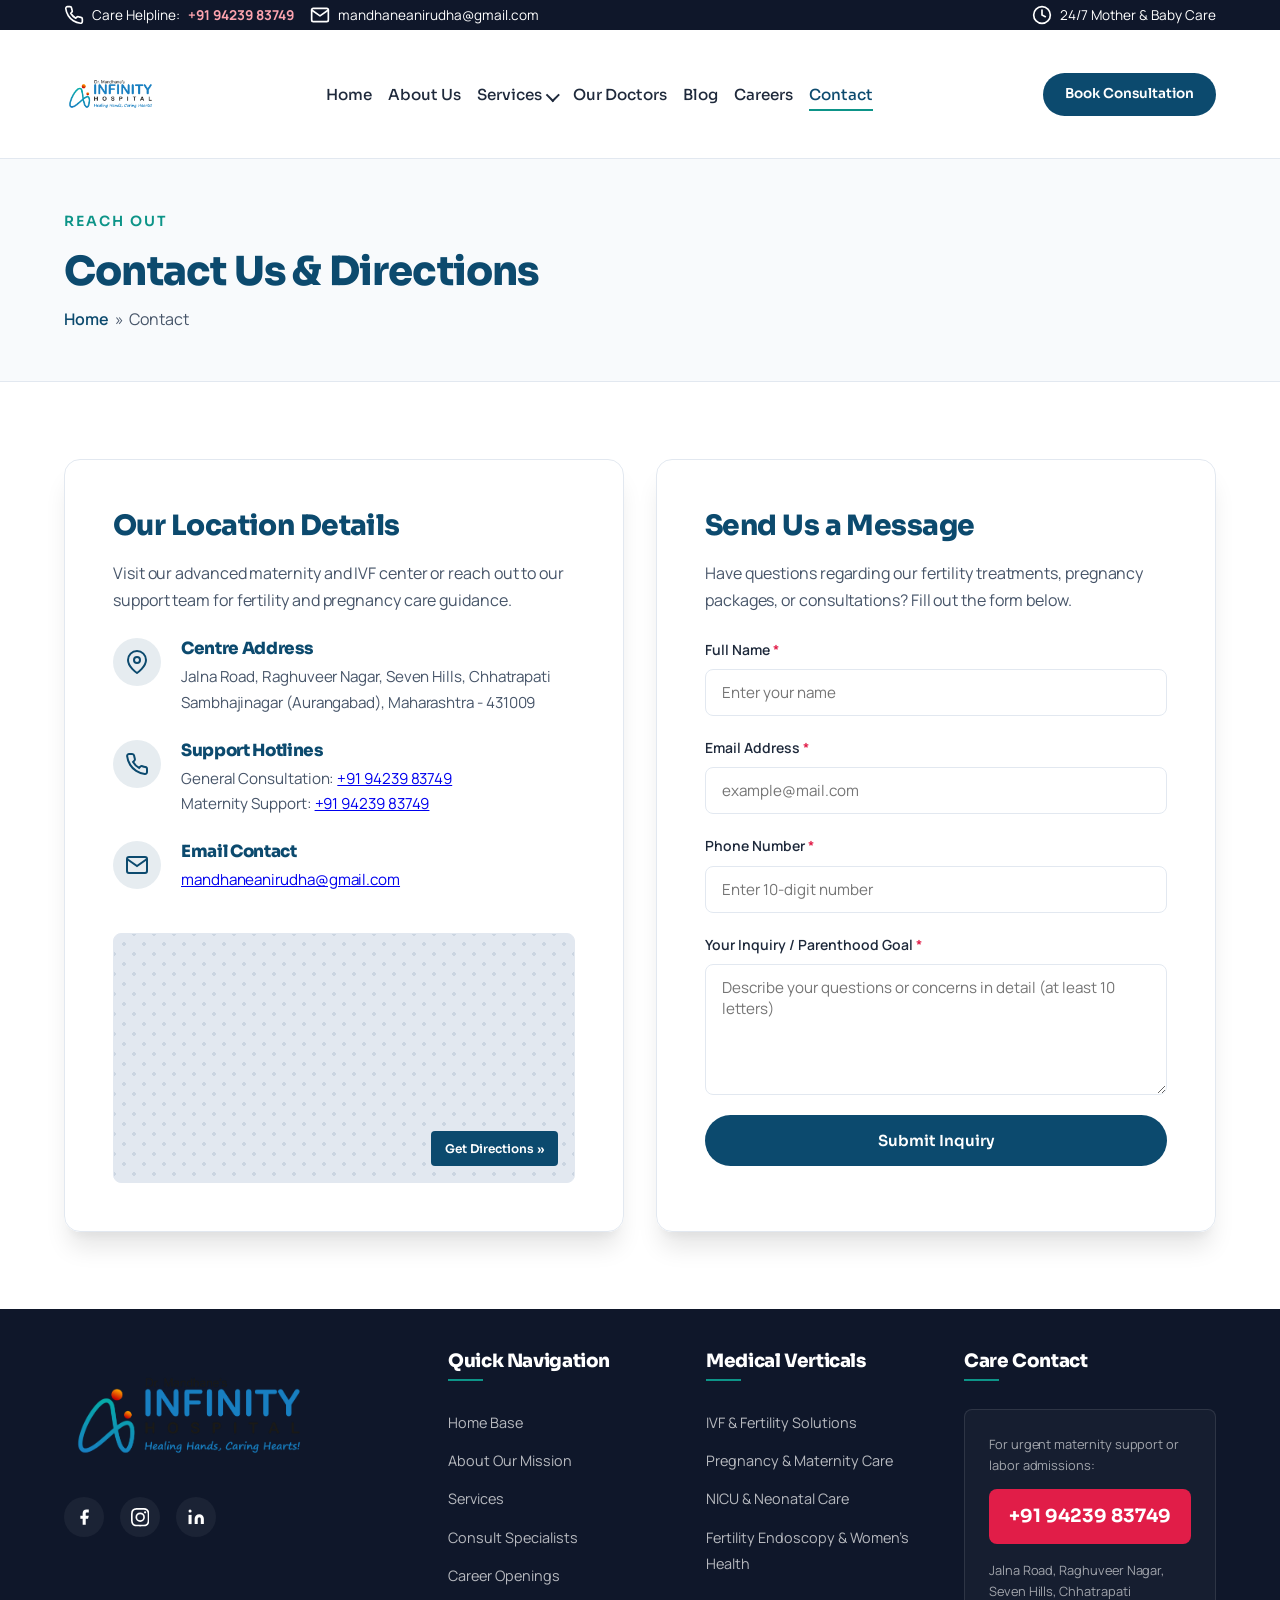
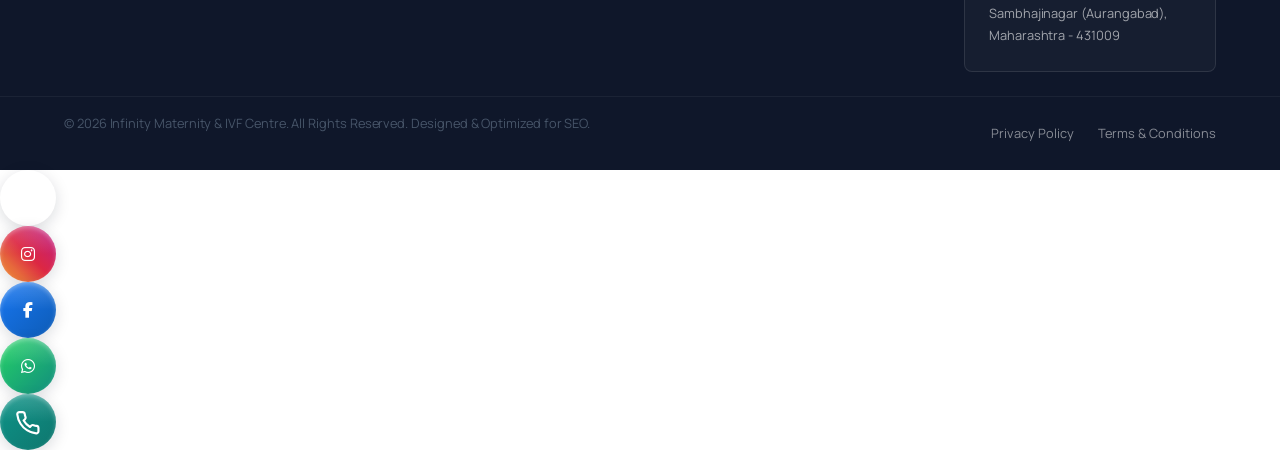
<file: INFINITY Hospital/contact.html>
<!DOCTYPE html>
<html lang="en">

<head>
    <meta charset="UTF-8">
    <meta name="viewport" content="width=device-width, initial-scale=1.0">

    <!-- Primary Meta Tags -->
    <title>Contact Us & Directions | INFINITY Maternity & IVF Centre</title>
    <meta name="title" content="Contact Us & Directions | INFINITY Maternity & IVF Centre">
    <meta name="description"
        content="Get in touch with INFINITY Maternity & IVF Centre in Chhatrapati Sambhajinagar (Aurangabad). Find our location map, clinic timings, and contact details for fertility consultations and maternity care.">
    <meta name="keywords"
        content="INFINITY Maternity & IVF Centre contact, fertility clinic map, IVF center email, clinical timing, Aurangabad fertility location">
    <meta name="author" content="INFINITY Maternity & IVF Centre">
    <meta name="robots" content="index, follow">

    <!-- Open Graph / Facebook -->
    <meta property="og:type" content="website">
    <meta property="og:url" content="https://www.infinitymaternityivf.com/contact.html">
    <meta property="og:title" content="Contact Us & Directions | INFINITY Maternity & IVF Centre">
    <meta property="og:description"
        content="Get in touch with INFINITY Maternity & IVF Centre in Chhatrapati Sambhajinagar (Aurangabad). Find our location map, clinic timings, and contact details for fertility consultations and maternity care.">
    <meta property="og:image" content="asset/logo-png.png">

    <!-- Twitter -->
    <meta property="twitter:card" content="summary_large_image">
    <meta property="twitter:url" content="https://www.infinitymaternityivf.com/contact.html">
    <meta property="twitter:title" content="Contact Us & Directions | INFINITY Maternity & IVF Centre">
    <meta property="twitter:description"
        content="Get in touch with INFINITY Maternity & IVF Centre in Chhatrapati Sambhajinagar (Aurangabad). Find our location map, clinic timings, and contact details for fertility consultations and maternity care.">
    <meta property="twitter:image" content="asset/logo-png.png">

    <!-- Google Fonts -->
    <link rel="preconnect" href="https://fonts.googleapis.com">
    <link rel="preconnect" href="https://fonts.gstatic.com" crossorigin>
    <link
        href="https://fonts.googleapis.com/css2?family=Manrope:wght@300;400;500;600;700;800&family=Sora:wght@300;400;500;600;700;800&display=swap"
        rel="stylesheet">

    <!-- Stylesheet -->
    <link rel="stylesheet" href="style.css">
    <!-- Font Awesome 6 CDN -->
    <link rel="stylesheet" href="https://cdnjs.cloudflare.com/ajax/libs/font-awesome/6.4.0/css/all.min.css">
</head>

<body>

    <!-- TOP INFO BAR -->
    <div class="top-bar">
        <div class="container top-bar-content">
            <div class="top-contact-info">
                <span class="info-item">
                    <svg class="icon" viewBox="0 0 24 24">
                        <path
                            d="M22 16.92v3a2 2 0 0 1-2.18 2 19.79 19.79 0 0 1-8.63-3.07 19.5 19.5 0 0 1-6-6 19.79 19.79 0 0 1-3.07-8.67A2 2 0 0 1 4.11 2h3a2 2 0 0 1 2 1.72 12.84 12.84 0 0 0 .7 2.81 2 2 0 0 1-.45 2.11L8.09 9.91a16 16 0 0 0 6 6l1.27-1.27a2 2 0 0 1 2.11-.45 12.84 12.84 0 0 0 2.81.7A2 2 0 0 1 22 16.92z" />
                    </svg>
                    Care Helpline: <a href="tel:+919423983749" class="emergency-link">+91 94239 83749</a>
                </span>
                <span class="info-item hide-mobile">
                    <svg class="icon" viewBox="0 0 24 24">
                        <path d="M4 4h16c1.1 0 2 .9 2 2v12c0 1.1-.9 2-2 2H4c-1.1 0-2-.9-2-2V6c0-1.1.9-2 2-2z" />
                        <polyline points="22,6 12,13 2,6" />
                    </svg>
                    <a href="mailto:mandhaneanirudha@gmail.com">mandhaneanirudha@gmail.com</a>
                </span>
            </div>
            <div class="top-social-hours">
                <span class="info-item">
                    <svg class="icon" viewBox="0 0 24 24">
                        <circle cx="12" cy="12" r="10" />
                        <polyline points="12 6 12 12 16 14" />
                    </svg>
                    24/7 Mother & Baby Care
                </span>
            </div>
        </div>
    </div>

    <!-- STICKY HEADER / NAVIGATION -->
    <header class="main-header">
        <div class="container nav-container">
            <!-- Brand Logo -->
            <a href="index.html" class="logo">
                <img src="asset/logo-png.png" alt="INFINITY Maternity & IVF Centre Logo" class="logo-img">
            </a>

            <!-- Desktop Navigation Menu -->
            <nav class="nav-menu" id="navMenu">
                <a href="index.html" class="nav-link">Home</a>
                <a href="about.html" class="nav-link">About Us</a>
                <div class="nav-dropdown">
                    <a href="services.html" class="nav-link nav-link-dropdown" aria-haspopup="true" aria-expanded="false" id="servicesDropdownToggle">Services <span class="dropdown-chevron" aria-hidden="true"></span></a>
                    <div class="dropdown-menu" role="menu" aria-labelledby="servicesDropdownToggle">
                        <a href="services.html?filter=surgery" class="dropdown-item">IVF & Fertility</a>
                        <a href="services.html?filter=maternity" class="dropdown-item">Pregnancy Care</a>
                        <a href="services.html?filter=icu" class="dropdown-item">NICU & Neonatal Care</a>
                        <a href="services.html?filter=laparoscopy" class="dropdown-item">Fertility Endoscopy</a>
                    </div>
                </div>
                <a href="doctors.html" class="nav-link">Our Doctors</a>
                <a href="blog.html" class="nav-link">Blog</a>
                <a href="careers.html" class="nav-link">Careers</a>
                <a href="contact.html" class="nav-link active">Contact</a>
            </nav>

            <!-- CTA & Burger Action Buttons -->
            <div class="nav-actions">
                <a href="index.html#appointment" class="btn btn-primary btn-sm hide-tablet">Book Consultation</a>
            </div>
        </div>
    </header>

    <main>
        <!-- BREADCRUMB HERO SECTION -->
        <section class="section bg-light" style="padding: 3rem 0; border-bottom: 1px solid var(--border-color);">
            <div class="container">
                <span class="section-tag">Reach Out</span>
                <h1 style="font-size: clamp(1.75rem, 5vw, 2.5rem); margin-bottom: 0.5rem;">Contact Us & Directions</h1>
                <p style="margin-bottom: 0; font-size: 1rem; color: var(--light-text);">
                    <a href="index.html"
                        style="color: var(--primary-color); text-decoration: none; font-weight: 600;">Home</a>
                    &nbsp;&raquo;&nbsp;
                    <span style="color: var(--light-text);">Contact</span>
                </p>
            </div>
        </section>

        <!-- CONTACT DETAILS & FORM SECTION -->
        <section class="section">
            <div class="container">
                <div class="grid grid-2">

                    <!-- Contact Details Card -->
                    <div class="contact-details-card glass-panel" style="border: 1px solid var(--border-color);">
                        <h3>Our Location Details</h3>
                        <p class="mb-4">Visit our advanced maternity and IVF center or reach out to our support team for
                            fertility and pregnancy care guidance.</p>

                        <div class="contact-info-list">
                            <!-- Info 1: Address -->
                            <div class="contact-info-item">
                                <div class="ci-icon">
                                    <svg viewBox="0 0 24 24">
                                        <path d="M21 10c0 7-9 13-9 13s-9-6-9-13a9 9 0 0 1 18 0z" />
                                        <circle cx="12" cy="10" r="3" />
                                    </svg>
                                </div>
                                <div class="ci-text">
                                    <h5>Centre Address</h5>
                                    <p><a href="https://www.google.com/maps/place/INFINITY+HOSPITAL/@19.8762015,75.3492012,874m/data=!3m2!1e3!4b1!4m6!3m5!1s0x3bdba341349c6797:0xf239363230e930c8!8m2!3d19.8762015!4d75.3492012!16s%2Fg%2F11l5dqc1zq"
                                            target="_blank" rel="noopener noreferrer"
                                            style="color: inherit; text-decoration: none;">Jalna Road, Raghuveer Nagar,
                                            Seven Hills, Chhatrapati Sambhajinagar (Aurangabad), Maharashtra -
                                            431009</a></p>
                                </div>
                            </div>

                            <!-- Info 2: Hotlines -->
                            <div class="contact-info-item">
                                <div class="ci-icon">
                                    <svg viewBox="0 0 24 24">
                                        <path
                                            d="M22 16.92v3a2 2 0 0 1-2.18 2 19.79 19.79 0 0 1-8.63-3.07 19.5 19.5 0 0 1-6-6 19.79 19.79 0 0 1-3.07-8.67A2 2 0 0 1 4.11 2h3a2 2 0 0 1 2 1.72 12.84 12.84 0 0 0 .7 2.81 2 2 0 0 1-.45 2.11L8.09 9.91a16 16 0 0 0 6 6l1.27-1.27a2 2 0 0 1 2.11-.45 12.84 12.84 0 0 0 2.81.7A2 2 0 0 1 22 16.92z" />
                                    </svg>
                                </div>
                                <div class="ci-text">
                                    <h5>Support Hotlines</h5>
                                    <p>General Consultation: <a href="tel:+919423983749">+91 94239
                                            83749</a><br>Maternity Support: <a href="tel:+919423983749">+91 94239
                                            83749</a></p>
                                </div>
                            </div>

                            <!-- Info 3: Email -->
                            <div class="contact-info-item">
                                <div class="ci-icon">
                                    <svg viewBox="0 0 24 24">
                                        <path
                                            d="M4 4h16c1.1 0 2 .9 2 2v12c0 1.1-.9 2-2 2H4c-1.1 0-2-.9-2-2V6c0-1.1.9-2 2-2z" />
                                        <polyline points="22,6 12,13 2,6" />
                                    </svg>
                                </div>
                                <div class="ci-text">
                                    <h5>Email Contact</h5>
                                    <p><a href="mailto:mandhaneanirudha@gmail.com">mandhaneanirudha@gmail.com</a></p>
                                </div>
                            </div>
                        </div>

                        <!-- Google Maps Embed -->
                        <div class="simulated-map" style="height: 250px;">
                            <iframe
                                src="https://www.google.com/maps/embed?pb=!1m18!1m12!1m3!1d3752.4274945763953!2d75.34662627584144!3d19.876206476101183!2m3!1f0!2f0!3f0!3m2!1i1024!2i768!4f13.1!3m3!1m2!1s0x3bdba341349c6797%3A0xf239363230e930c8!2sINFINITY%20HOSPITAL!5e0!3m2!1sen!2sin!4v1719212000000!5m2!1sen!2sin"
                                width="100%" height="100%" style="border:0;" allowfullscreen="" loading="lazy"
                                referrerpolicy="no-referrer-when-downgrade"></iframe>
                            <div class="map-actions">
                                <a href="https://www.google.com/maps/place/INFINITY+HOSPITAL/@19.8762015,75.3492012,874m/data=!3m2!1e3!4b1!4m6!3m5!1s0x3bdba341349c6797:0xf239363230e930c8!8m2!3d19.8762015!4d75.3492012!16s%2Fg%2F11l5dqc1zq"
                                    target="_blank" rel="noopener noreferrer" class="btn btn-primary btn-xs">Get
                                    Directions &raquo;</a>
                            </div>
                        </div>
                    </div>

                    <!-- Contact Form Wrapper -->
                    <div class="contact-form-wrapper glass-panel" style="border: 1px solid var(--border-color);">
                        <h3>Send Us a Message</h3>
                        <p class="mb-4">Have questions regarding our fertility treatments, pregnancy packages, or
                            consultations? Fill out the form below.</p>

                        <form id="contactForm" novalidate class="appointment-form">
                            <div class="form-group">
                                <label for="contactName">Full Name <span class="req">*</span></label>
                                <input type="text" id="contactName" placeholder="Enter your name" required>
                                <span class="error-msg">Name must contain at least 3 letters.</span>
                            </div>

                            <div class="form-group">
                                <label for="contactEmail">Email Address <span class="req">*</span></label>
                                <input type="email" id="contactEmail" placeholder="example@mail.com" required>
                                <span class="error-msg">Please enter a valid email address.</span>
                            </div>

                            <div class="form-group">
                                <label for="contactPhone">Phone Number <span class="req">*</span></label>
                                <input type="tel" id="contactPhone" placeholder="Enter 10-digit number" maxlength="10" inputmode="numeric" pattern="[0-9]{10}" required>
                                <span class="error-msg">Please enter a valid 10-digit phone number.</span>
                            </div>

                            <div class="form-group">
                                <label for="contactMessage">Your Inquiry / Parenthood Goal <span
                                        class="req">*</span></label>
                                <textarea id="contactMessage" rows="5"
                                    placeholder="Describe your questions or concerns in detail (at least 10 letters)"
                                    required></textarea>
                                <span class="error-msg">Message must contain at least 10 letters.</span>
                            </div>

                            <button type="submit" class="btn btn-primary btn-block">Submit Inquiry</button>
                        </form>
                    </div>

                </div>
            </div>
        </section>
    </main>

    <!-- FOOTER -->
    <footer class="main-footer">
        <div class="container footer-grid">
            <div class="footer-col brand-col">
                <a href="index.html" class="footer-logo">
                    <img src="asset/logo-png.png" alt="INFINITY Hospital Logo" class="footer-logo-img">
                </a>
                <p class="footer-about-text"></p>
                <div class="footer-social-links">
                    <a href="https://www.facebook.com/profile.php?id=61566189864378" target="_blank"
                        rel="noopener noreferrer" aria-label="Facebook"><svg viewBox="0 0 24 24">
                            <path d="M18 2h-3a5 5 0 0 0-5 5v3H7v4h3v8h4v-8h3l1-4h-4V7a1 1 0 0 1 1-1h3z" />
                        </svg></a>
                    <a href="https://www.instagram.com/infinityhospital19" target="_blank" rel="noopener noreferrer"
                        aria-label="Instagram"><svg viewBox="0 0 24 24">
                            <path
                                d="M12 2.163c3.204 0 3.584.012 4.85.07 3.252.148 4.771 1.691 4.919 4.919.058 1.265.069 1.645.069 4.849 0 3.205-.012 3.584-.069 4.849-.149 3.225-1.664 4.771-4.919 4.919-1.266.058-1.644.07-4.85.07-3.204 0-3.584-.012-4.849-.07-3.26-.149-4.771-1.699-4.919-4.92-.058-1.265-.07-1.644-.07-4.849 0-3.204.013-3.583.07-4.849.149-3.227 1.664-4.771 4.919-4.919 1.266-.057 1.645-.069 4.849-.069zM12 0C8.741 0 8.333.014 7.053.072 2.695.272.273 2.69.073 7.051.014 8.333 0 8.741 0 12c0 3.259.014 3.668.072 4.948.2 4.358 2.618 6.78 6.98 6.98C8.333 23.986 8.741 24 12 24c3.259 0 3.668-.014 4.948-.072 4.354-.2 6.782-2.618 6.979-6.98.059-1.28.073-1.689.073-4.948 0-3.259-.014-3.667-.072-4.947-.196-4.354-2.617-6.78-6.979-6.98C15.668.014 15.259 0 12 0zm0 5.838a6.162 6.162 0 1 0 0 12.324 6.162 6.162 0 0 0 0-12.324zM12 16a4 4 0 1 1 0-8 4 4 0 0 1 0 8zm6.406-11.845a1.44 1.44 0 1 0 0 2.881 1.44 1.44 0 0 0 0-2.881z" />
                        </svg></a>
                    <a href="#" aria-label="LinkedIn"><svg viewBox="0 0 24 24">
                            <path d="M16 8a6 6 0 0 1 6 6v7h-4v-7a2 2 0 0 0-2-2 2 2 0 0 0-2 2v7h-4v-7a6 6 0 0 1 6-6z" />
                            <rect x="2" y="9" width="4" height="12" />
                            <circle cx="4" cy="4" r="2" />
                        </svg></a>
                </div>
            </div>

            <div class="footer-col">
                <h4>Quick Navigation</h4>
                <ul class="footer-links">
                    <li><a href="index.html">Home Base</a></li>
                    <li><a href="about.html">About Our Mission</a></li>
                    <li><a href="services.html">Services</a></li>
                    <li><a href="doctors.html">Consult Specialists</a></li>
                    <li><a href="careers.html">Career Openings</a></li>
                </ul>
            </div>

            <div class="footer-col">
                <h4>Medical Verticals</h4>
                <ul class="footer-links">
                    <li><a href="services.html?filter=surgery" class="dept-footer-link" data-filter="surgery">IVF &
                            Fertility Solutions</a></li>
                    <li><a href="services.html?filter=maternity" class="dept-footer-link"
                            data-filter="maternity">Pregnancy & Maternity Care</a></li>
                    <li><a href="services.html?filter=icu" class="dept-footer-link" data-filter="icu">NICU & Neonatal
                            Care</a></li>
                    <li><a href="services.html?filter=laparoscopy" class="dept-footer-link"
                            data-filter="laparoscopy">Fertility Endoscopy & Women's Health</a></li>
                </ul>
            </div>

            <div class="footer-col">
                <h4>Care Contact</h4>
                <div class="footer-emergency-info">
                    <p class="urgency-call-msg">For urgent maternity support or labor admissions:</p>
                    <a href="tel:+919423983749" class="footer-emergency-btn">+91 94239 83749</a>
                    <p class="footer-address"><a
                            href="https://www.google.com/maps/place/INFINITY+HOSPITAL/@19.8762015,75.3492012,874m/data=!3m2!1e3!4b1!4m6!3m5!1s0x3bdba341349c6797:0xf239363230e930c8!8m2!3d19.8762015!4d75.3492012!16s%2Fg%2F11l5dqc1zq"
                            target="_blank" rel="noopener noreferrer"
                            style="color: inherit; text-decoration: none;">Jalna Road, Raghuveer Nagar, Seven Hills,
                            Chhatrapati Sambhajinagar (Aurangabad), Maharashtra - 431009</a></p>
                </div>
            </div>
        </div>

        <div class="footer-bottom">
            <div class="container footer-bottom-content">
                <p>&copy; 2026 Infinity Maternity & IVF Centre. All Rights Reserved. Designed & Optimized for SEO.</p>
                <div class="footer-legal-links">
                    <a href="#">Privacy Policy</a>
                    <a href="#">Terms & Conditions</a>
                </div>
            </div>
        </div>
    </footer>


        <a href="tel:+919423983749" class="float-btn float-phone" aria-label="Call Us">
            <i class="fa fa-phone" aria-hidden="true"></i>
        </a>
        <a href="https://www.instagram.com/infinityhospital19" class="float-btn float-instagram" target="_blank" rel="noopener noreferrer" aria-label="Instagram">
            <i class="fab fa-instagram" aria-hidden="true"></i>
        </a>
        <a href="https://www.facebook.com/profile.php?id=61566189864378" class="float-btn float-facebook" target="_blank" rel="noopener noreferrer" aria-label="Facebook">
            <i class="fab fa-facebook-f" aria-hidden="true"></i>
        </a>
        <a href="https://wa.me/919423983749" class="float-btn float-whatsapp" target="_blank" rel="noopener noreferrer" aria-label="WhatsApp">
            <i class="fab fa-whatsapp" aria-hidden="true"></i>
        </a>
    </div>
        <!-- Call Button -->
        <a href="tel:+919423983749" class="float-btn float-call" aria-label="Call Us">
            <svg viewBox="0 0 24 24" class="float-icon">
                <path d="M22 16.92v3a2 2 0 0 1-2.18 2 19.79 19.79 0 0 1-8.63-3.07 19.5 19.5 0 0 1-6-6 19.79 19.79 0 0 1-3.07-8.67A2 2 0 0 1 4.11 2h3a2 2 0 0 1 2 1.72 12.84 12.84 0 0 0 .7 2.81 2 2 0 0 1-.45 2.11L8.09 9.91a16 16 0 0 0 6 6l1.27-1.27a2 2 0 0 1 2.11-.45 12.84 12.84 0 0 0 2.81.7A2 2 0 0 1 22 16.92z" fill="none" stroke="currentColor" stroke-width="2" stroke-linecap="round" stroke-linejoin="round"/>
            </svg>
            <span class="float-tooltip">Call Us</span>
        </a>
    </div>

    <!-- Scroll to Top Button removed to keep only WhatsApp FAB -->

    <!-- DYNAMIC DIALOG MODALS -->
    <!-- Book Consultation Modal -->
    <div class="modal-system" id="bookConsultationModal">
        <div class="modal-card modal-booking-card">
            <button class="modal-close-corner" data-modal="bookConsultationModal" aria-label="Close Modal">&times;</button>
            <h3 class="form-title" style="margin-bottom: 2rem;">Book Consultation</h3>
            
            <form id="modalAppointmentForm" class="appointment-form" novalidate>
                <!-- Department and Doctor Select Grid -->
                <div class="form-group-row">
                    <div class="form-group">
                        <label for="modalBookingDepartment">Select Service <span class="req">*</span></label>
                        <!-- Custom Select Wrapper -->
                        <div class="custom-select-wrapper">
                            <div class="custom-select-trigger" tabindex="0" role="combobox" aria-haspopup="listbox" aria-expanded="false" aria-controls="modal-custom-options-list">
                                <span>Select Service</span>
                                <svg class="chevron-icon" viewBox="0 0 24 24"><path d="M6 9l6 6 6-6" fill="none" stroke="currentColor" stroke-width="2" stroke-linecap="round" stroke-linejoin="round"/></svg>
                            </div>
                            <div class="custom-options-container" id="modal-custom-options-list" role="listbox">
                                <div class="custom-option" data-value="Obstetrics" role="option">Obstetrics</div>
                                <div class="custom-option" data-value="High Risk Pregnancy" role="option">High Risk Pregnancy</div>
                                <div class="custom-option" data-value="Gynecology" role="option">Gynecology</div>
                                <div class="custom-option" data-value="Laparoscopic Surgery" role="option">Laparoscopic Surgery</div>
                                <div class="custom-option" data-value="Infertility Treatment" role="option">Infertility Treatment</div>
                                <div class="custom-option" data-value="IVF" role="option">IVF</div>
                                <div class="custom-option" data-value="Normal Delivery" role="option">Normal Delivery</div>
                                <div class="custom-option" data-value="Caesarean Section" role="option">Caesarean Section</div>
                                <div class="custom-option" data-value="Hysteroscopy" role="option">Hysteroscopy</div>
                                <div class="custom-option" data-value="Colposcopy" role="option">Colposcopy</div>
                                <div class="custom-option" data-value="Family Planning" role="option">Family Planning</div>
                                <div class="custom-option" data-value="Menopause Care" role="option">Menopause Care</div>
                                <div class="custom-option" data-value="PCOS Treatment" role="option">PCOS Treatment</div>
                                <div class="custom-option" data-value="Endometriosis" role="option">Endometriosis</div>
                                <div class="custom-option" data-value="Fibroid Treatment" role="option">Fibroid Treatment</div>
                                <div class="custom-option" data-value="Ovarian Cyst Treatment" role="option">Ovarian Cyst Treatment</div>
                                <div class="custom-option" data-value="Antenatal Care" role="option">Antenatal Care</div>
                                <div class="custom-option" data-value="Postnatal Care" role="option">Postnatal Care</div>
                                <div class="custom-option" data-value="Neonatal Care" role="option">Neonatal Care</div>
                            </div>
                        </div>
                        <!-- Hidden select backing element -->
                        <select id="modalBookingDepartment" name="department" required style="display: none;">
                            <option value="" disabled selected>Select Service</option>
                            <option value="Obstetrics">Obstetrics</option>
                            <option value="High Risk Pregnancy">High Risk Pregnancy</option>
                            <option value="Gynecology">Gynecology</option>
                            <option value="Laparoscopic Surgery">Laparoscopic Surgery</option>
                            <option value="Infertility Treatment">Infertility Treatment</option>
                            <option value="IVF">IVF</option>
                            <option value="Normal Delivery">Normal Delivery</option>
                            <option value="Caesarean Section">Caesarean Section</option>
                            <option value="Hysteroscopy">Hysteroscopy</option>
                            <option value="Colposcopy">Colposcopy</option>
                            <option value="Family Planning">Family Planning</option>
                            <option value="Menopause Care">Menopause Care</option>
                            <option value="PCOS Treatment">PCOS Treatment</option>
                            <option value="Endometriosis">Endometriosis</option>
                            <option value="Fibroid Treatment">Fibroid Treatment</option>
                            <option value="Ovarian Cyst Treatment">Ovarian Cyst Treatment</option>
                            <option value="Antenatal Care">Antenatal Care</option>
                            <option value="Postnatal Care">Postnatal Care</option>
                            <option value="Neonatal Care">Neonatal Care</option>
                        </select>
                        <span class="error-msg" id="modalErrDepartment">Please select a service category.</span>
                    </div>

                    <div class="form-group">
                        <label for="modalBookingDoctor">Select Specialist <span class="req">*</span></label>
                        <select id="modalBookingDoctor" name="doctor" required>
                            <option value="" disabled selected>-- Choose Specialist --</option>
                        </select>
                        <span class="error-msg" id="modalErrDoctor">Please select a specialist doctor.</span>
                    </div>
                </div>

                <!-- Date and Time Slot Picker Grid -->
                <div class="form-group-row">
                    <div class="form-group">
                        <label for="modalBookingDate">Appointment Date <span class="req">*</span></label>
                        <input type="date" id="modalBookingDate" name="date" required>
                        <span class="error-msg" id="modalErrDate">Please select a valid future date.</span>
                    </div>

                    <div class="form-group">
                        <label for="modalBookingTime">Preferred Time Slot <span class="req">*</span></label>
                        <select id="modalBookingTime" name="timeSlot" required>
                            <option value="" disabled selected>-- Choose Time --</option>
                            <option value="09:00-10:00">09:00 AM - 10:00 AM</option>
                            <option value="10:00-11:00">10:00 AM - 11:00 AM</option>
                            <option value="11:00-12:00">11:00 AM - 12:00 PM</option>
                            <option value="14:00-15:00">02:00 PM - 03:00 PM</option>
                            <option value="15:00-16:00">03:00 PM - 04:00 PM</option>
                            <option value="16:00-17:00">04:00 PM - 05:00 PM</option>
                            <option value="17:00-18:00">05:00 PM - 06:00 PM</option>
                        </select>
                        <span class="error-msg" id="modalErrTime">Please select a preferred slot.</span>
                    </div>
                </div>

                <!-- Full Name -->
                <div class="form-group">
                    <label for="modalBookingName">Full Name <span class="req">*</span></label>
                    <input type="text" id="modalBookingName" name="fullName" placeholder="Enter your full name" required>
                    <span class="error-msg" id="modalErrName">Name must contain at least 3 letters.</span>
                </div>

                <!-- Phone and Email -->
                <div class="form-group-row">
                    <div class="form-group">
                        <label for="modalBookingPhone">Phone Number <span class="req">*</span></label>
                        <input type="tel" id="modalBookingPhone" name="phone" placeholder="Enter 10-digit number" maxlength="10" inputmode="numeric" pattern="[0-9]{10}" required>
                        <span class="error-msg" id="modalErrPhone">Please enter a valid 10-digit phone number.</span>
                    </div>

                    <div class="form-group">
                        <label for="modalBookingEmail">Email Address</label>
                        <input type="email" id="modalBookingEmail" name="email" placeholder="example@mail.com">
                        <span class="error-msg" id="modalErrEmail">Please enter a valid email address.</span>
                    </div>
                </div>

                <!-- Additional Message -->
                <div class="form-group">
                    <label for="modalBookingMessage">Brief Inquiry / Health Concern</label>
                    <textarea id="modalBookingMessage" name="message" rows="3" placeholder="Describe your query or medical concern (optional)"></textarea>
                </div>

                <button type="submit" class="btn btn-primary btn-block submit-booking-btn">Book Consultation</button>
            </form>
        </div>
    </div>

    <!-- Booking Success Modal -->
    <div class="modal-system" id="bookingSuccessModal">
        <div class="modal-card">
            <button class="modal-close-corner" data-modal="bookingSuccessModal" aria-label="Close Modal">&times;</button>
            <div class="modal-icon-success">
                <svg viewBox="0 0 24 24">
                    <polyline points="20 6 9 17 4 12" />
                </svg>
            </div>
            <h3>Consultation Requested!</h3>
            <p>Your consultation request is logged. Our fertility & maternity team will verify specialist availability
                and send your confirmation SMS/Email shortly.</p>
            <div class="modal-appointment-summary" id="bookingSummaryDetails">
                <!-- Filled dynamically by JS -->
            </div>
            <button class="btn btn-primary modal-close-btn" data-modal="bookingSuccessModal">Understood</button>
        </div>
    </div>

    <!-- JavaScript File -->
    <script src="script.js"></script>
</body>

</html>
</file>
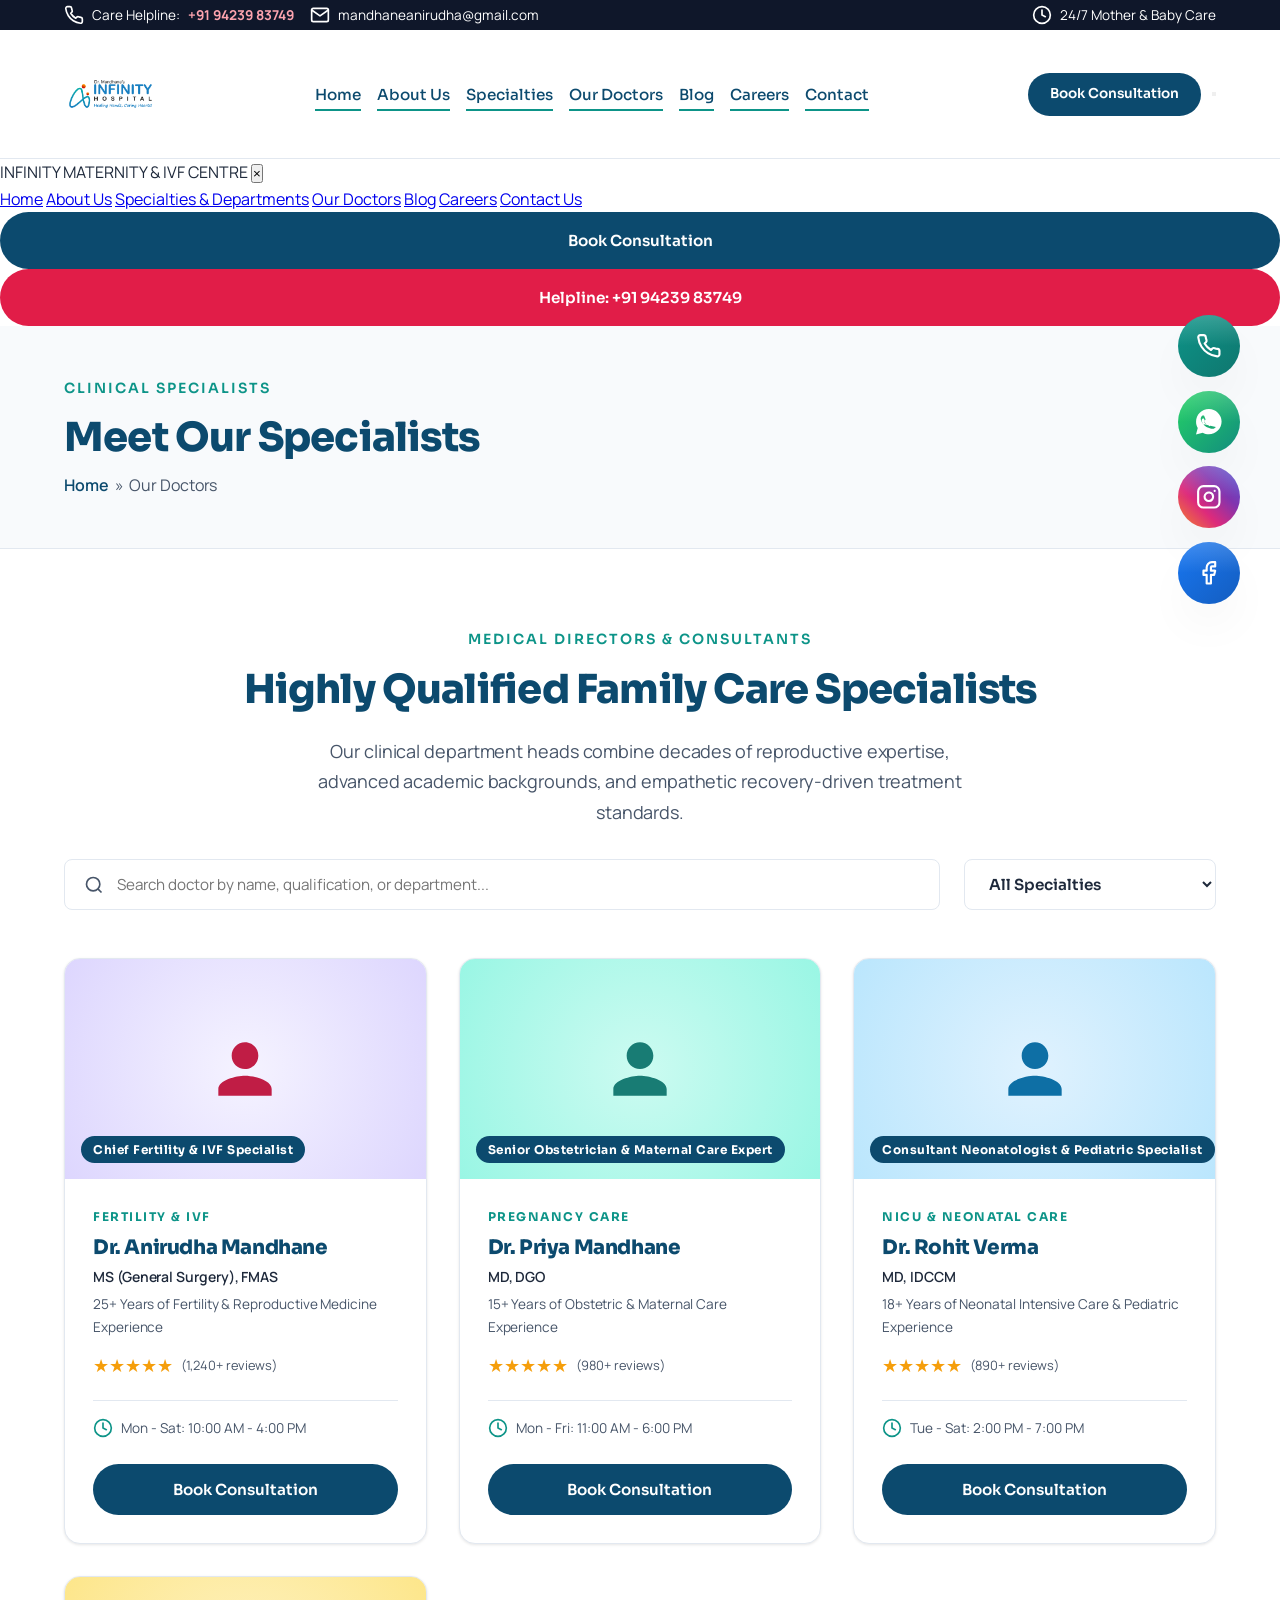
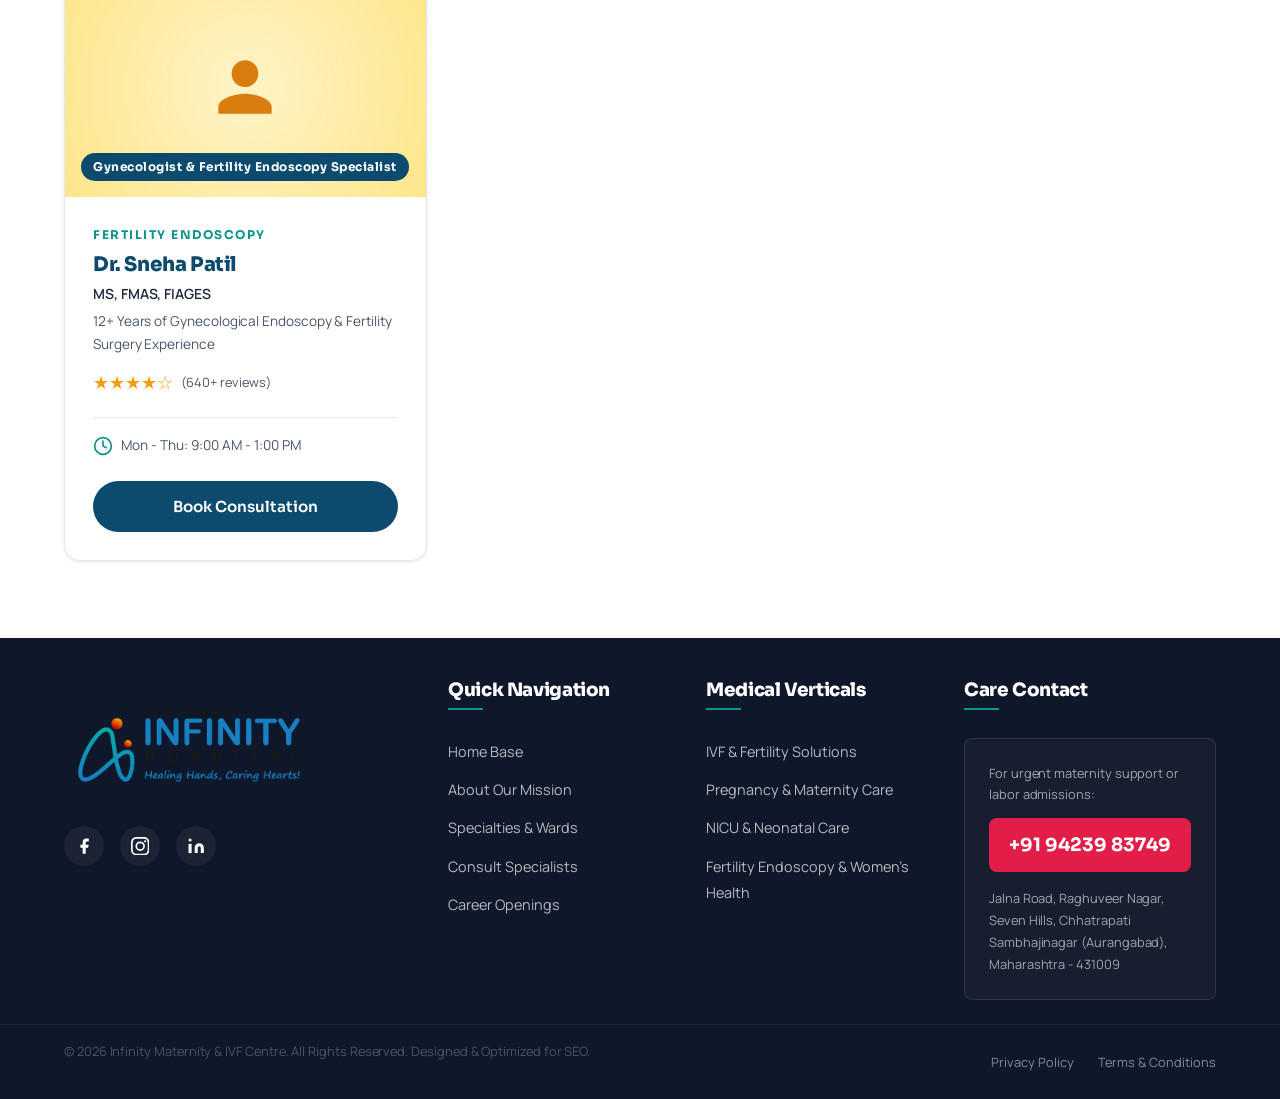
<file: INFINITY Hospital/doctors.html>
<!DOCTYPE html>
<html lang="en">

<head>
    <meta charset="UTF-8">
    <meta name="viewport" content="width=device-width, initial-scale=1.0">

    <!-- Primary Meta Tags -->
    <title>Consult Specialists | INFINITY Maternity & IVF Centre</title>
    <meta name="title" content="Consult Specialists | INFINITY Maternity & IVF Centre">
    <meta name="description"
        content="Consult our expert fertility and maternity team at INFINITY Maternity & IVF Centre. Meet IVF, pregnancy, NICU, and gynecological endoscopy specialists.">
    <meta name="keywords"
        content="INFINITY Maternity doctors, IVF specialists, fertility consultants, Anirudha Mandhane, Priya Mandhane, Sneha Patil, Rohit Verma">
    <meta name="author" content="INFINITY Maternity & IVF Centre">
    <meta name="robots" content="index, follow">

    <!-- Open Graph / Facebook -->
    <meta property="og:type" content="website">
    <meta property="og:url" content="https://www.infinitymaternityivf.com/doctors.html">
    <meta property="og:title" content="Consult Specialists | INFINITY Maternity & IVF Centre">
    <meta property="og:description"
        content="Consult our expert fertility and maternity team at INFINITY Maternity & IVF Centre. Meet IVF, pregnancy, NICU, and gynecological endoscopy specialists.">
    <meta property="og:image" content="asset/logo-png.png">

    <!-- Twitter -->
    <meta property="twitter:card" content="summary_large_image">
    <meta property="twitter:url" content="https://www.infinitymaternityivf.com/doctors.html">
    <meta property="twitter:title" content="Consult Specialists | INFINITY Maternity & IVF Centre">
    <meta property="twitter:description"
        content="Consult our expert fertility and maternity team at INFINITY Maternity & IVF Centre. Meet IVF, pregnancy, NICU, and gynecological endoscopy specialists.">
    <meta property="twitter:image" content="asset/logo-png.png">

    <!-- Google Fonts -->
    <link rel="preconnect" href="https://fonts.googleapis.com">
    <link rel="preconnect" href="https://fonts.gstatic.com" crossorigin>
    <link
        href="https://fonts.googleapis.com/css2?family=Manrope:wght@300;400;500;600;700;800&family=Sora:wght@300;400;500;600;700;800&display=swap"
        rel="stylesheet">

    <!-- Stylesheet -->
    <link rel="stylesheet" href="style.css">
</head>

<body>

    <!-- TOP INFO BAR -->
    <div class="top-bar">
        <div class="container top-bar-content">
            <div class="top-contact-info">
                <span class="info-item">
                    <svg class="icon" viewBox="0 0 24 24">
                        <path
                            d="M22 16.92v3a2 2 0 0 1-2.18 2 19.79 19.79 0 0 1-8.63-3.07 19.5 19.5 0 0 1-6-6 19.79 19.79 0 0 1-3.07-8.67A2 2 0 0 1 4.11 2h3a2 2 0 0 1 2 1.72 12.84 12.84 0 0 0 .7 2.81 2 2 0 0 1-.45 2.11L8.09 9.91a16 16 0 0 0 6 6l1.27-1.27a2 2 0 0 1 2.11-.45 12.84 12.84 0 0 0 2.81.7A2 2 0 0 1 22 16.92z" />
                    </svg>
                    Care Helpline: <a href="tel:+919423983749" class="emergency-link">+91 94239 83749</a>
                </span>
                <span class="info-item hide-mobile">
                    <svg class="icon" viewBox="0 0 24 24">
                        <path d="M4 4h16c1.1 0 2 .9 2 2v12c0 1.1-.9 2-2 2H4c-1.1 0-2-.9-2-2V6c0-1.1.9-2 2-2z" />
                        <polyline points="22,6 12,13 2,6" />
                    </svg>
                    <a href="mailto:mandhaneanirudha@gmail.com">mandhaneanirudha@gmail.com</a>
                </span>
            </div>
            <div class="top-social-hours">
                <span class="info-item">
                    <svg class="icon" viewBox="0 0 24 24">
                        <circle cx="12" cy="12" r="10" />
                        <polyline points="12 6 12 12 16 14" />
                    </svg>
                    24/7 Mother & Baby Care
                </span>
            </div>
        </div>
    </div>

    <!-- STICKY HEADER / NAVIGATION -->
    <header class="main-header">
        <div class="container nav-container">
            <!-- Brand Logo -->
            <a href="index.html" class="logo">
                <img src="asset/logo-png.png" alt="INFINITY Maternity & IVF Centre Logo" class="logo-img">
            </a>

            <!-- Desktop Navigation Menu -->
            <nav class="nav-menu" id="navMenu">
                <a href="index.html" class="nav-link">Home</a>
                <a href="about.html" class="nav-link">About Us</a>
                <a href="specialties.html" class="nav-link">Specialties</a>
                <a href="doctors.html" class="nav-link active">Our Doctors</a>
                <a href="blog.html" class="nav-link">Blog</a>
                <a href="careers.html" class="nav-link">Careers</a>
                <a href="contact.html" class="nav-link">Contact</a>
            </nav>

            <!-- CTA & Burger Action Buttons -->
            <div class="nav-actions">
                <a href="index.html#appointment" class="btn btn-primary btn-sm hide-tablet">Book Consultation</a>
                <button class="burger-menu" id="burgerToggle" aria-label="Toggle Navigation">
                    <span class="line"></span>
                    <span class="line"></span>
                    <span class="line"></span>
                </button>
            </div>
        </div>
    </header>

    <!-- MOBILE DRAWER MENU -->
    <div class="mobile-drawer" id="mobileDrawer">
        <div class="drawer-header">
            <span class="brand-name">INFINITY MATERNITY & IVF CENTRE</span>
            <button class="btn-close" id="drawerClose" aria-label="Close Navigation">&times;</button>
        </div>
        <nav class="drawer-nav">
            <a href="index.html" class="drawer-link">Home</a>
            <a href="about.html" class="drawer-link">About Us</a>
            <a href="specialties.html" class="drawer-link">Specialties & Departments</a>
            <a href="doctors.html" class="drawer-link">Our Doctors</a>
            <a href="blog.html" class="drawer-link">Blog</a>
            <a href="careers.html" class="drawer-link">Careers</a>
            <a href="contact.html" class="drawer-link">Contact Us</a>
            <div class="drawer-cta-wrapper">
                <a href="index.html#appointment" class="btn btn-primary btn-block drawer-booking-btn">Book
                    Consultation</a>
                <a href="tel:+919423983749" class="btn btn-danger btn-block text-center mt-2">Helpline: +91 94239
                    83749</a>
            </div>
        </nav>
    </div>
    <div class="drawer-overlay" id="drawerOverlay"></div>

    <main>
        <!-- BREADCRUMB HERO SECTION -->
        <section class="section bg-light" style="padding: 3rem 0; border-bottom: 1px solid var(--border-color);">
            <div class="container">
                <span class="section-tag">Clinical Specialists</span>
                <h1 style="font-size: clamp(1.75rem, 5vw, 2.5rem); margin-bottom: 0.5rem;">Meet Our Specialists</h1>
                <p style="margin-bottom: 0; font-size: 1rem; color: var(--light-text);">
                    <a href="index.html"
                        style="color: var(--primary-color); text-decoration: none; font-weight: 600;">Home</a>
                    &nbsp;&raquo;&nbsp;
                    <span style="color: var(--light-text);">Our Doctors</span>
                </p>
            </div>
        </section>

        <!-- DOCTORS SEARCH & LISTING SECTION -->
        <section class="section" id="doctors">
            <div class="container">
                <div class="section-header text-center">
                    <span class="section-tag">Medical Directors & Consultants</span>
                    <h2 class="section-title">Highly Qualified Family Care Specialists</h2>
                    <p class="section-desc mx-auto">Our clinical department heads combine decades of reproductive
                        expertise, advanced academic backgrounds, and empathetic recovery-driven treatment standards.
                    </p>
                </div>

                <!-- Interactive Search and Filter Row -->
                <div class="doctors-search-row">
                    <div class="search-input-wrapper">
                        <svg class="search-icon-field" viewBox="0 0 24 24">
                            <circle cx="11" cy="11" r="8" />
                            <line x1="21" y1="21" x2="16.65" y2="16.65" />
                        </svg>
                        <input type="text" id="doctorSearchInput"
                            placeholder="Search doctor by name, qualification, or department...">
                    </div>
                    <div class="filter-dropdown-wrapper">
                        <select id="doctorDepartmentFilter" aria-label="Filter Doctors by Specialty">
                            <option value="all">All Specialties</option>
                            <option value="surgery">Fertility Care</option>
                            <option value="maternity">Pregnancy Care</option>
                            <option value="icu">NICU & Neonatal Care</option>
                            <option value="laparoscopy">Fertility Endoscopy</option>
                        </select>
                    </div>
                </div>

                <!-- Grid of Doctor Profile Cards -->
                <div class="grid grid-3" id="doctorsGrid">

                    <!-- Doctor 1: Surgery -> Rebranded to Fertility Care -->
                    <div class="doctor-card" data-name="Dr. Anirudha Mandhane" data-dept="surgery">
                        <div class="doc-image-box surgery-doc">
                            <div class="doc-svg-placeholder">
                                <svg viewBox="0 0 24 24" class="doc-icon"
                                    style="color: var(--accent-hover); width: 80px; opacity: 0.95;">
                                    <path
                                        d="M12 12c2.21 0 4-1.79 4-4s-1.79-4-4-4-4 1.79-4 4 1.79 4 4 4zm0 2c-2.67 0-8 1.34-8 4v2h16v-2c0-2.66-5.33-4-8-4z"
                                        fill="currentColor" />
                                </svg>
                            </div>
                            <span class="doc-badge">Chief Fertility & IVF Specialist</span>
                        </div>
                        <div class="doc-details">
                            <span class="doc-dept-lbl">FERTILITY & IVF</span>
                            <h3>Dr. Anirudha Mandhane</h3>
                            <p class="doc-degree">MS (General Surgery), FMAS</p>
                            <p class="doc-exp">25+ Years of Fertility & Reproductive Medicine Experience</p>
                            <div class="doc-ratings">
                                <span class="stars">&#9733;&#9733;&#9733;&#9733;&#9733;</span>
                                <span class="reviews">(1,240+ reviews)</span>
                            </div>
                            <hr class="doc-divider">
                            <div class="doc-schedule-info">
                                <svg class="icon" viewBox="0 0 24 24" style="color: var(--secondary-color);">
                                    <circle cx="12" cy="12" r="10" />
                                    <polyline points="12 6 12 12 16 14" />
                                </svg>
                                Mon - Sat: 10:00 AM - 4:00 PM
                            </div>
                            <button type="button" class="btn btn-primary btn-block doc-book-btn" data-dept="surgery"
                                data-doc="Dr. Anirudha Mandhane">Book Consultation</button>
                        </div>
                    </div>

                    <!-- Doctor 2: Maternity -> Pregnancy Care -->
                    <div class="doctor-card" data-name="Dr. Priya Mandhane" data-dept="maternity">
                        <div class="doc-image-box pediatrics-doc">
                            <div class="doc-svg-placeholder">
                                <svg viewBox="0 0 24 24" class="doc-icon"
                                    style="color: var(--secondary-hover); width: 80px; opacity: 0.95;">
                                    <path
                                        d="M12 12c2.21 0 4-1.79 4-4s-1.79-4-4-4-4 1.79-4 4 1.79 4 4 4zm0 2c-2.67 0-8 1.34-8 4v2h16v-2c0-2.66-5.33-4-8-4z"
                                        fill="currentColor" />
                                </svg>
                            </div>
                            <span class="doc-badge">Senior Obstetrician & Maternal Care Expert</span>
                        </div>
                        <div class="doc-details">
                            <span class="doc-dept-lbl">PREGNANCY CARE</span>
                            <h3>Dr. Priya Mandhane</h3>
                            <p class="doc-degree">MD, DGO</p>
                            <p class="doc-exp">15+ Years of Obstetric & Maternal Care Experience</p>
                            <div class="doc-ratings">
                                <span class="stars">&#9733;&#9733;&#9733;&#9733;&#9733;</span>
                                <span class="reviews">(980+ reviews)</span>
                            </div>
                            <hr class="doc-divider">
                            <div class="doc-schedule-info">
                                <svg class="icon" viewBox="0 0 24 24" style="color: var(--secondary-color);">
                                    <circle cx="12" cy="12" r="10" />
                                    <polyline points="12 6 12 12 16 14" />
                                </svg>
                                Mon - Fri: 11:00 AM - 6:00 PM
                            </div>
                            <button type="button" class="btn btn-primary btn-block doc-book-btn" data-dept="maternity"
                                data-doc="Dr. Priya Mandhane">Book Consultation</button>
                        </div>
                    </div>

                    <!-- Doctor 3: ICU -> Neonatal Care -->
                    <div class="doctor-card" data-name="Dr. Rohit Verma" data-dept="icu">
                        <div class="doc-image-box neurology-doc">
                            <div class="doc-svg-placeholder">
                                <svg viewBox="0 0 24 24" class="doc-icon"
                                    style="color: var(--primary-hover); width: 80px; opacity: 0.95;">
                                    <path
                                        d="M12 12c2.21 0 4-1.79 4-4s-1.79-4-4-4-4 1.79-4 4 1.79 4 4 4zm0 2c-2.67 0-8 1.34-8 4v2h16v-2c0-2.66-5.33-4-8-4z"
                                        fill="currentColor" />
                                </svg>
                            </div>
                            <span class="doc-badge">Consultant Neonatologist & Pediatric Specialist</span>
                        </div>
                        <div class="doc-details">
                            <span class="doc-dept-lbl">NICU & NEONATAL CARE</span>
                            <h3>Dr. Rohit Verma</h3>
                            <p class="doc-degree">MD, IDCCM</p>
                            <p class="doc-exp">18+ Years of Neonatal Intensive Care & Pediatric Experience</p>
                            <div class="doc-ratings">
                                <span class="stars">&#9733;&#9733;&#9733;&#9733;&#9733;</span>
                                <span class="reviews">(890+ reviews)</span>
                            </div>
                            <hr class="doc-divider">
                            <div class="doc-schedule-info">
                                <svg class="icon" viewBox="0 0 24 24" style="color: var(--secondary-color);">
                                    <circle cx="12" cy="12" r="10" />
                                    <polyline points="12 6 12 12 16 14" />
                                </svg>
                                Tue - Sat: 2:00 PM - 7:00 PM
                            </div>
                            <button type="button" class="btn btn-primary btn-block doc-book-btn" data-dept="icu"
                                data-doc="Dr. Rohit Verma">Book Consultation</button>
                        </div>
                    </div>

                    <!-- Doctor 4: Laparoscopy -> Fertility Endoscopy -->
                    <div class="doctor-card" data-name="Dr. Sneha Patil" data-dept="laparoscopy">
                        <div class="doc-image-box orthopedics-doc">
                            <div class="doc-svg-placeholder">
                                <svg viewBox="0 0 24 24" class="doc-icon"
                                    style="color: #d97706; width: 80px; opacity: 0.95;">
                                    <path
                                        d="M12 12c2.21 0 4-1.79 4-4s-1.79-4-4-4-4 1.79-4 4 1.79 4 4 4zm0 2c-2.67 0-8 1.34-8 4v2h16v-2c0-2.66-5.33-4-8-4z"
                                        fill="currentColor" />
                                </svg>
                            </div>
                            <span class="doc-badge">Gynecologist & Fertility Endoscopy Specialist</span>
                        </div>
                        <div class="doc-details">
                            <span class="doc-dept-lbl">FERTILITY ENDOSCOPY</span>
                            <h3>Dr. Sneha Patil</h3>
                            <p class="doc-degree">MS, FMAS, FIAGES</p>
                            <p class="doc-exp">12+ Years of Gynecological Endoscopy & Fertility Surgery Experience</p>
                            <div class="doc-ratings">
                                <span class="stars">&#9733;&#9733;&#9733;&#9733;&#9734;</span>
                                <span class="reviews">(640+ reviews)</span>
                            </div>
                            <hr class="doc-divider">
                            <div class="doc-schedule-info">
                                <svg class="icon" viewBox="0 0 24 24" style="color: var(--secondary-color);">
                                    <circle cx="12" cy="12" r="10" />
                                    <polyline points="12 6 12 12 16 14" />
                                </svg>
                                Mon - Thu: 9:00 AM - 1:00 PM
                            </div>
                            <button type="button" class="btn btn-primary btn-block doc-book-btn" data-dept="laparoscopy"
                                data-doc="Dr. Sneha Patil">Book Consultation</button>
                        </div>
                    </div>

                </div>

                <!-- Simulated No Results Alert -->
                <div class="no-results-alert" id="noDoctorsAlert" style="display: none; margin-top: 3rem;">
                    <svg class="alert-icon" viewBox="0 0 24 24">
                        <circle cx="12" cy="12" r="10" />
                        <line x1="12" y1="8" x2="12" y2="12" />
                        <line x1="12" y1="16" x2="12.01" y2="16" />
                    </svg>
                    <h3>No Specialists Found</h3>
                    <p>We couldn't find any specialist matching your search query. Please try searching another term or
                        selecting a different specialty filter.</p>
                </div>
            </div>
        </section>
    </main>

    <!-- FOOTER -->
    <footer class="main-footer">
        <div class="container footer-grid">
            <div class="footer-col brand-col">
                <a href="index.html" class="footer-logo">
                    <img src="asset/logo-png.png" alt="INFINITY Hospital Logo" class="footer-logo-img">
                </a>
                <p class="footer-about-text"></p>
                <div class="footer-social-links">
                    <a href="https://www.facebook.com/profile.php?id=61566189864378" target="_blank"
                        rel="noopener noreferrer" aria-label="Facebook"><svg viewBox="0 0 24 24">
                            <path d="M18 2h-3a5 5 0 0 0-5 5v3H7v4h3v8h4v-8h3l1-4h-4V7a1 1 0 0 1 1-1h3z" />
                        </svg></a>
                    <a href="https://www.instagram.com/infinityhospital19" target="_blank" rel="noopener noreferrer"
                        aria-label="Instagram"><svg viewBox="0 0 24 24">
                            <path
                                d="M12 2.163c3.204 0 3.584.012 4.85.07 3.252.148 4.771 1.691 4.919 4.919.058 1.265.069 1.645.069 4.849 0 3.205-.012 3.584-.069 4.849-.149 3.225-1.664 4.771-4.919 4.919-1.266.058-1.644.07-4.85.07-3.204 0-3.584-.012-4.849-.07-3.26-.149-4.771-1.699-4.919-4.92-.058-1.265-.07-1.644-.07-4.849 0-3.204.013-3.583.07-4.849.149-3.227 1.664-4.771 4.919-4.919 1.266-.057 1.645-.069 4.849-.069zM12 0C8.741 0 8.333.014 7.053.072 2.695.272.273 2.69.073 7.051.014 8.333 0 8.741 0 12c0 3.259.014 3.668.072 4.948.2 4.358 2.618 6.78 6.98 6.98C8.333 23.986 8.741 24 12 24c3.259 0 3.668-.014 4.948-.072 4.354-.2 6.782-2.618 6.979-6.98.059-1.28.073-1.689.073-4.948 0-3.259-.014-3.667-.072-4.947-.196-4.354-2.617-6.78-6.979-6.98C15.668.014 15.259 0 12 0zm0 5.838a6.162 6.162 0 1 0 0 12.324 6.162 6.162 0 0 0 0-12.324zM12 16a4 4 0 1 1 0-8 4 4 0 0 1 0 8zm6.406-11.845a1.44 1.44 0 1 0 0 2.881 1.44 1.44 0 0 0 0-2.881z" />
                        </svg></a>
                    <a href="#" aria-label="LinkedIn"><svg viewBox="0 0 24 24">
                            <path d="M16 8a6 6 0 0 1 6 6v7h-4v-7a2 2 0 0 0-2-2 2 2 0 0 0-2 2v7h-4v-7a6 6 0 0 1 6-6z" />
                            <rect x="2" y="9" width="4" height="12" />
                            <circle cx="4" cy="4" r="2" />
                        </svg></a>
                </div>
            </div>

            <div class="footer-col">
                <h4>Quick Navigation</h4>
                <ul class="footer-links">
                    <li><a href="index.html">Home Base</a></li>
                    <li><a href="about.html">About Our Mission</a></li>
                    <li><a href="specialties.html">Specialties & Wards</a></li>
                    <li><a href="doctors.html">Consult Specialists</a></li>
                    <li><a href="careers.html">Career Openings</a></li>
                </ul>
            </div>

            <div class="footer-col">
                <h4>Medical Verticals</h4>
                <ul class="footer-links">
                    <li><a href="specialties.html?filter=surgery" class="dept-footer-link" data-filter="surgery">IVF &
                            Fertility Solutions</a></li>
                    <li><a href="specialties.html?filter=maternity" class="dept-footer-link"
                            data-filter="maternity">Pregnancy & Maternity Care</a></li>
                    <li><a href="specialties.html?filter=icu" class="dept-footer-link" data-filter="icu">NICU & Neonatal
                            Care</a></li>
                    <li><a href="specialties.html?filter=laparoscopy" class="dept-footer-link"
                            data-filter="laparoscopy">Fertility Endoscopy & Women's Health</a></li>
                </ul>
            </div>

            <div class="footer-col">
                <h4>Care Contact</h4>
                <div class="footer-emergency-info">
                    <p class="urgency-call-msg">For urgent maternity support or labor admissions:</p>
                    <a href="tel:+919423983749" class="footer-emergency-btn">+91 94239 83749</a>
                    <p class="footer-address"><a
                            href="https://www.google.com/maps/place/INFINITY+HOSPITAL/@19.8762015,75.3492012,874m/data=!3m2!1e3!4b1!4m6!3m5!1s0x3bdba341349c6797:0xf239363230e930c8!8m2!3d19.8762015!4d75.3492012!16s%2Fg%2F11l5dqc1zq"
                            target="_blank" rel="noopener noreferrer"
                            style="color: inherit; text-decoration: none;">Jalna Road, Raghuveer Nagar, Seven Hills,
                            Chhatrapati Sambhajinagar (Aurangabad), Maharashtra - 431009</a></p>
                </div>
            </div>
        </div>

        <div class="footer-bottom">
            <div class="container footer-bottom-content">
                <p>&copy; 2026 Infinity Maternity & IVF Centre. All Rights Reserved. Designed & Optimized for SEO.</p>
                <div class="footer-legal-links">
                    <a href="#">Privacy Policy</a>
                    <a href="#">Terms & Conditions</a>
                </div>
            </div>
        </div>
    </footer>

    <!-- FLOATING ACTIONS -->
    <div class="floating-actions" id="floatingActions">
        <!-- Call Button -->
        <a href="tel:+919423983749" class="float-btn float-call" aria-label="Call Us">
            <svg viewBox="0 0 24 24" class="float-icon">
                <path d="M22 16.92v3a2 2 0 0 1-2.18 2 19.79 19.79 0 0 1-8.63-3.07 19.5 19.5 0 0 1-6-6 19.79 19.79 0 0 1-3.07-8.67A2 2 0 0 1 4.11 2h3a2 2 0 0 1 2 1.72 12.84 12.84 0 0 0 .7 2.81 2 2 0 0 1-.45 2.11L8.09 9.91a16 16 0 0 0 6 6l1.27-1.27a2 2 0 0 1 2.11-.45 12.84 12.84 0 0 0 2.81.7A2 2 0 0 1 22 16.92z" fill="none" stroke="currentColor" stroke-width="2" stroke-linecap="round" stroke-linejoin="round"/>
            </svg>
            <span class="float-tooltip">Call Us</span>
        </a>
        <!-- WhatsApp Button -->
        <a href="https://wa.me/919423983749" class="float-btn float-whatsapp" target="_blank" rel="noopener noreferrer" aria-label="Chat on WhatsApp">
            <svg viewBox="0 0 24 24" class="float-icon">
                <path d="M12.008 0C5.397 0 .06 5.348.06 11.957c.001 2.1.548 4.145 1.587 5.946L0 24l6.335-1.662c1.745.954 3.712 1.455 5.717 1.456 6.613 0 11.95-5.34 11.953-11.997A11.98 11.98 0 0 0 12.008 0zm6.59 16.953c-.273.766-1.57 1.408-2.155 1.5-1.026.16-2.222.42-5.467-1.042-3.136-1.407-5.11-4.63-5.267-4.847-.156-.217-1.266-1.747-1.266-3.33 0-1.58.825-2.35 1.118-2.656.294-.306.65-.383.878-.383.228 0 .456.002.652.012.203.01.46.008.72.673.275.703.94 2.366 1.02 2.535.084.17.14.368.026.602-.114.234-.173.379-.342.585-.17.206-.356.46-.508.618-.17.17-.348.356-.15.703.197.347.88 1.492 1.884 2.399 1.294 1.162 2.385 1.523 2.723 1.69.338.167.536.14.737-.1.2-.239.878-1.05.11-1.49-.66-.38-1.294-.766-1.57-.766-.276 0-.482.17-.737.46-.255.29-.536.6-.74.493-.203-.11-.856-.326-1.63-1.037-.604-.555-.95-1.127-1.07-1.332-.12-.2-.012-.308.087-.406.09-.09.2-.238.3-.357.1-.12.13-.2.2-.338.07-.138.03-.26-.02-.38-.05-.12-.46-1.14-.63-1.56-.17-.417-.35-.357-.48-.363-.12-.006-.26-.008-.4-.008-.14 0-.36.05-.55.263-.19.214-.73.74-.73 1.804 0 1.066.75 2.1 1.05 2.536.084.17.14.368.026.602z" fill="currentColor"/>
            </svg>
            <span class="float-tooltip">WhatsApp</span>
        </a>
        <!-- Instagram Button -->
        <a href="https://www.instagram.com/infinityhospital19" class="float-btn float-instagram" target="_blank" rel="noopener noreferrer" aria-label="Instagram">
            <svg viewBox="0 0 24 24" class="float-icon">
                <rect x="2" y="2" width="20" height="20" rx="5" ry="5" fill="none" stroke="currentColor" stroke-width="2" stroke-linecap="round" stroke-linejoin="round"/>
                <path d="M16 11.37A4 4 0 1 1 12.63 8 4 4 0 0 1 16 11.37z" fill="none" stroke="currentColor" stroke-width="2" stroke-linecap="round" stroke-linejoin="round"/>
                <line x1="17.5" y1="6.5" x2="17.51" y2="6.5" fill="none" stroke="currentColor" stroke-width="2" stroke-linecap="round" stroke-linejoin="round"/>
            </svg>
            <span class="float-tooltip">Instagram</span>
        </a>
        <!-- Facebook Button -->
        <a href="https://www.facebook.com/profile.php?id=61566189864378" class="float-btn float-facebook" target="_blank" rel="noopener noreferrer" aria-label="Facebook">
            <svg viewBox="0 0 24 24" class="float-icon">
                <path d="M18 2h-3a5 5 0 0 0-5 5v3H7v4h3v8h4v-8h3l1-4h-4V7a1 1 0 0 1 1-1h3z" fill="none" stroke="currentColor" stroke-width="2" stroke-linecap="round" stroke-linejoin="round"/>
            </svg>
            <span class="float-tooltip">Facebook</span>
        </a>
    </div>

    <!-- Scroll to Top Button -->
    <button class="scroll-top-btn" id="scrollTopBtn" aria-label="Scroll to Top">
        <svg viewBox="0 0 24 24">
            <polyline points="18 15 12 9 6 15" />
        </svg>
    </button>

    <!-- DYNAMIC DIALOG MODALS -->
    <!-- Book Consultation Modal -->
    <div class="modal-system" id="bookConsultationModal">
        <div class="modal-card modal-booking-card">
            <button class="modal-close-corner" data-modal="bookConsultationModal" aria-label="Close Modal">&times;</button>
            <h3 class="form-title" style="margin-bottom: 2rem;">Book Consultation</h3>
            
            <form id="modalAppointmentForm" class="appointment-form" novalidate>
                <!-- Department and Doctor Select Grid -->
                <div class="form-group-row">
                    <div class="form-group">
                        <label for="modalBookingDepartment">Select Service <span class="req">*</span></label>
                        <select id="modalBookingDepartment" name="department" required>
                            <option value="" disabled selected>-- Choose Service --</option>
                            <option value="surgery">IVF & Fertility Solutions</option>
                            <option value="maternity">Pregnancy & Maternity Care</option>
                            <option value="icu">NICU & Neonatal Care</option>
                            <option value="laparoscopy">Fertility Endoscopy & Women's Health</option>
                        </select>
                        <span class="error-msg" id="modalErrDepartment">Please select a service category.</span>
                    </div>

                    <div class="form-group">
                        <label for="modalBookingDoctor">Select Specialist <span class="req">*</span></label>
                        <select id="modalBookingDoctor" name="doctor" required>
                            <option value="" disabled selected>-- Choose Specialist --</option>
                        </select>
                        <span class="error-msg" id="modalErrDoctor">Please select a specialist doctor.</span>
                    </div>
                </div>

                <!-- Date and Time Slot Picker Grid -->
                <div class="form-group-row">
                    <div class="form-group">
                        <label for="modalBookingDate">Appointment Date <span class="req">*</span></label>
                        <input type="date" id="modalBookingDate" name="date" required>
                        <span class="error-msg" id="modalErrDate">Please select a valid future date.</span>
                    </div>

                    <div class="form-group">
                        <label for="modalBookingTime">Preferred Time Slot <span class="req">*</span></label>
                        <select id="modalBookingTime" name="timeSlot" required>
                            <option value="" disabled selected>-- Choose Time --</option>
                            <option value="09:00-10:00">09:00 AM - 10:00 AM</option>
                            <option value="10:00-11:00">10:00 AM - 11:00 AM</option>
                            <option value="11:00-12:00">11:00 AM - 12:00 PM</option>
                            <option value="14:00-15:00">02:00 PM - 03:00 PM</option>
                            <option value="15:00-16:00">03:00 PM - 04:00 PM</option>
                            <option value="16:00-17:00">04:00 PM - 05:00 PM</option>
                            <option value="17:00-18:00">05:00 PM - 06:00 PM</option>
                        </select>
                        <span class="error-msg" id="modalErrTime">Please select a preferred slot.</span>
                    </div>
                </div>

                <!-- Full Name -->
                <div class="form-group">
                    <label for="modalBookingName">Full Name <span class="req">*</span></label>
                    <input type="text" id="modalBookingName" name="fullName" placeholder="Enter your full name" required>
                    <span class="error-msg" id="modalErrName">Name must contain at least 3 letters.</span>
                </div>

                <!-- Phone and Email -->
                <div class="form-group-row">
                    <div class="form-group">
                        <label for="modalBookingPhone">Phone Number <span class="req">*</span></label>
                        <input type="tel" id="modalBookingPhone" name="phone" placeholder="Enter 10-digit number" required>
                        <span class="error-msg" id="modalErrPhone">Please enter a valid 10-digit phone number.</span>
                    </div>

                    <div class="form-group">
                        <label for="modalBookingEmail">Email Address</label>
                        <input type="email" id="modalBookingEmail" name="email" placeholder="example@mail.com">
                        <span class="error-msg" id="modalErrEmail">Please enter a valid email address.</span>
                    </div>
                </div>

                <!-- Additional Message -->
                <div class="form-group">
                    <label for="modalBookingMessage">Brief Inquiry / Health Concern</label>
                    <textarea id="modalBookingMessage" name="message" rows="3" placeholder="Describe your query or medical concern (optional)"></textarea>
                </div>

                <button type="submit" class="btn btn-primary btn-block submit-booking-btn">Book Consultation</button>
            </form>
        </div>
    </div>

    <!-- Booking Success Modal -->
    <div class="modal-system" id="bookingSuccessModal">
        <div class="modal-card">
            <button class="modal-close-corner" data-modal="bookingSuccessModal" aria-label="Close Modal">&times;</button>
            <div class="modal-icon-success">
                <svg viewBox="0 0 24 24">
                    <polyline points="20 6 9 17 4 12" />
                </svg>
            </div>
            <h3>Consultation Requested!</h3>
            <p>Your consultation request is logged. Our fertility & maternity team will verify specialist availability
                and send your confirmation SMS/Email shortly.</p>
            <div class="modal-appointment-summary" id="bookingSummaryDetails">
                <!-- Filled dynamically by JS -->
            </div>
            <button class="btn btn-primary modal-close-btn" data-modal="bookingSuccessModal">Understood</button>
        </div>
    </div>

    <!-- JavaScript File -->
    <script src="script.js"></script>
</body>

</html>
</file>
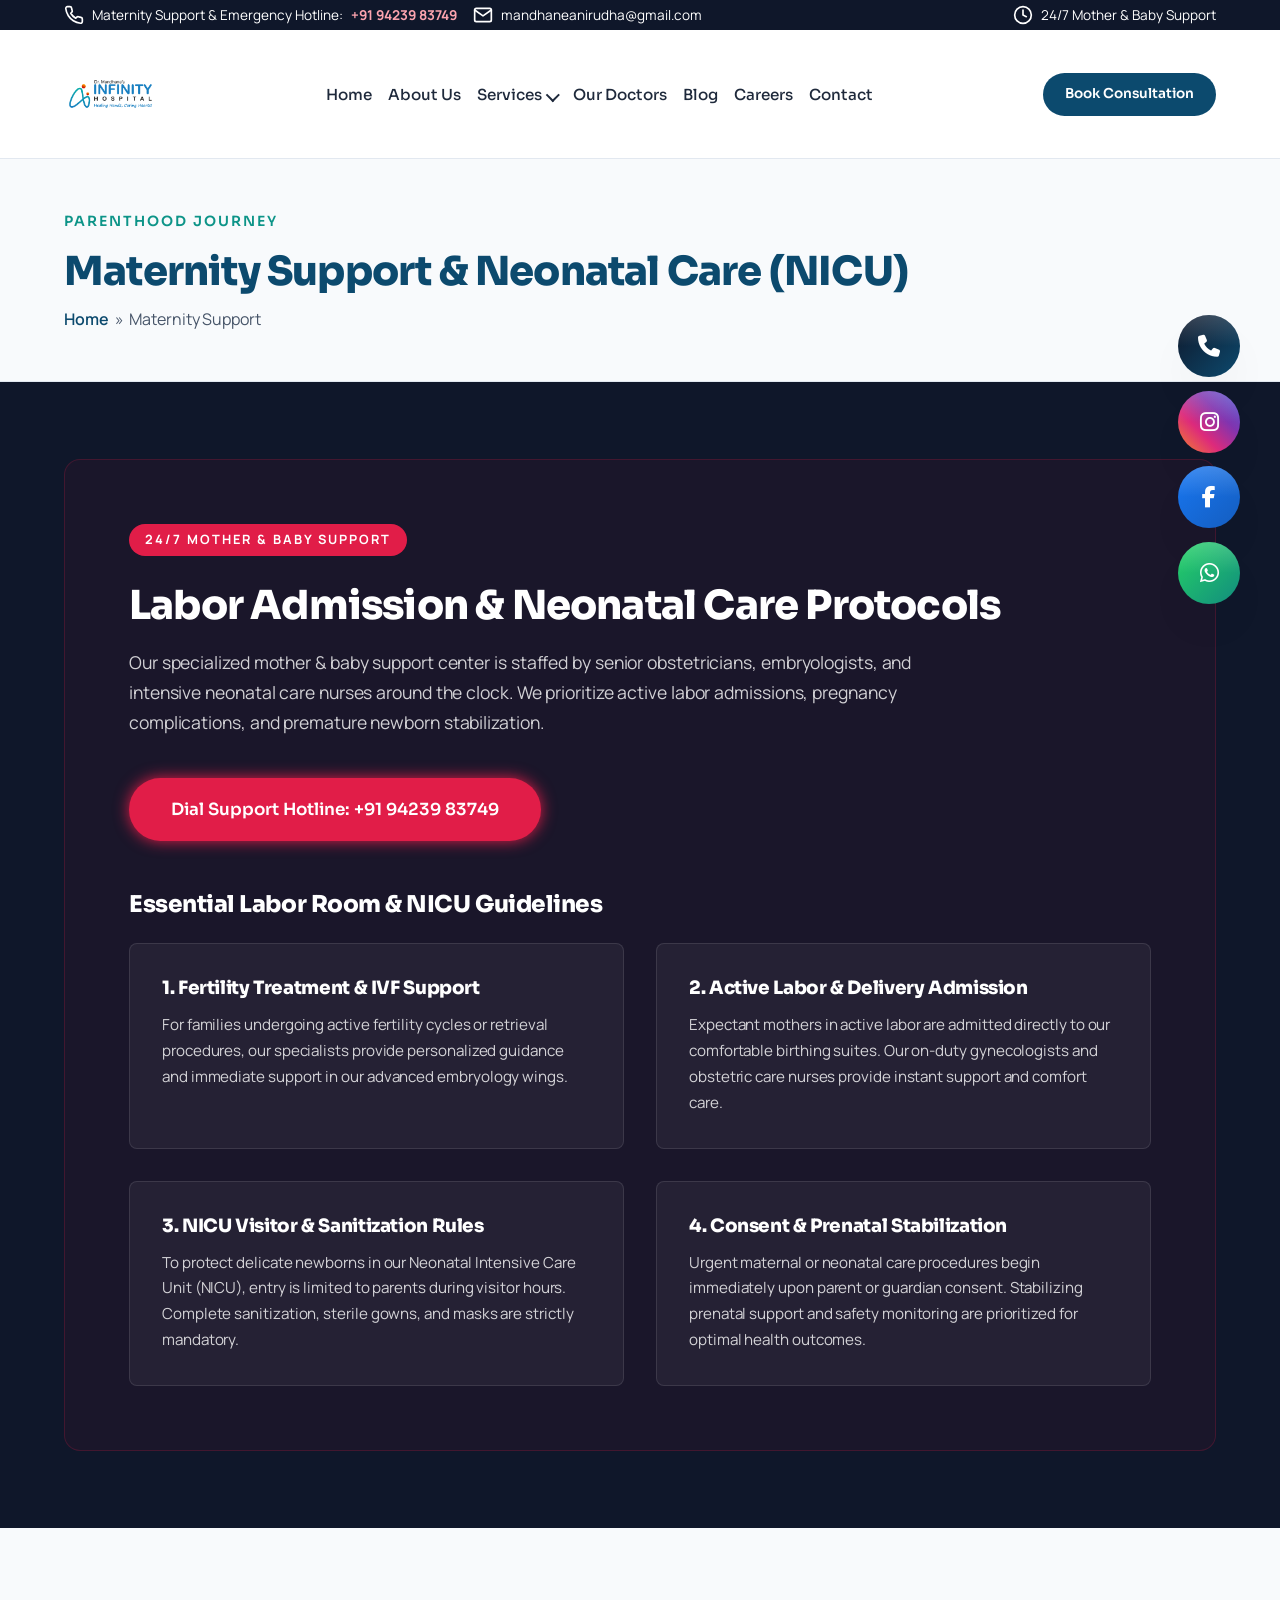
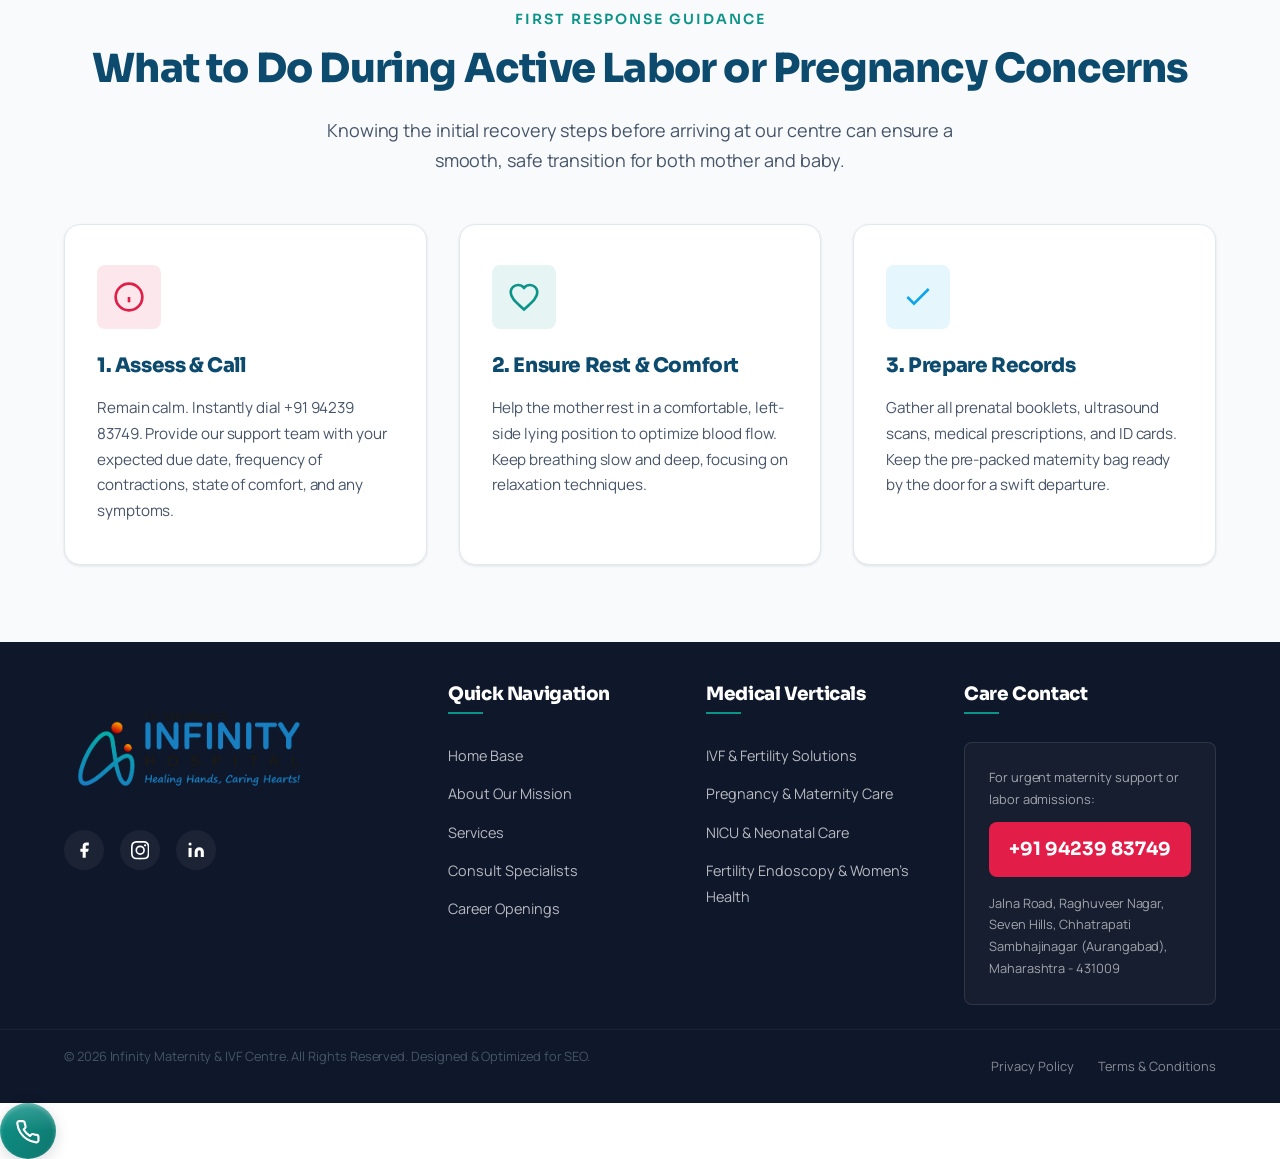
<file: INFINITY Hospital/emergency.html>
<!DOCTYPE html>
<html lang="en">

<head>
    <meta charset="UTF-8">
    <meta name="viewport" content="width=device-width, initial-scale=1.0">

    <!-- Primary Meta Tags -->
    <title>Maternity Support & Neonatal Care (NICU) Guidelines | INFINITY Maternity & IVF Centre</title>
    <meta name="title" content="Maternity Support & Neonatal Care (NICU) Guidelines | INFINITY Maternity & IVF Centre">
    <meta name="description"
        content="24/7 maternity labor support, pregnancy care, and specialized neonatal care (NICU) guidelines at INFINITY Maternity & IVF Centre. Review admission details and visitor protocols.">
    <meta name="keywords"
        content="INFINITY Maternity & IVF Centre, NICU guidelines, maternity hotline, labor room admission, pregnancy support, fertility solutions">
    <meta name="author" content="INFINITY Maternity & IVF Centre">
    <meta name="robots" content="index, follow">

    <!-- Open Graph / Facebook -->
    <meta property="og:type" content="website">
    <meta property="og:url" content="https://www.infinitymaternityivf.com/emergency.html">
    <meta property="og:title"
        content="Maternity Support & Neonatal Care (NICU) Guidelines | INFINITY Maternity & IVF Centre">
    <meta property="og:description"
        content="24/7 maternity labor support, pregnancy care, and specialized neonatal care (NICU) guidelines at INFINITY Maternity & IVF Centre. Review admission details and visitor protocols.">
    <meta property="og:image" content="asset/logo-png.png">

    <!-- Twitter -->
    <meta property="twitter:card" content="summary_large_image">
    <meta property="twitter:url" content="https://www.infinitymaternityivf.com/emergency.html">
    <meta property="twitter:title"
        content="Maternity Support & Neonatal Care (NICU) Guidelines | INFINITY Maternity & IVF Centre">
    <meta property="twitter:description"
        content="24/7 maternity labor support, pregnancy care, and specialized neonatal care (NICU) guidelines at INFINITY Maternity & IVF Centre. Review admission details and visitor protocols.">
    <meta property="twitter:image" content="asset/logo-png.png">

    <!-- Google Fonts -->
    <link rel="preconnect" href="https://fonts.googleapis.com">
    <link rel="preconnect" href="https://fonts.gstatic.com" crossorigin>
    <link
        href="https://fonts.googleapis.com/css2?family=Manrope:wght@300;400;500;600;700;800&family=Sora:wght@300;400;500;600;700;800&display=swap"
        rel="stylesheet">

    <!-- Stylesheet -->
    <link rel="stylesheet" href="style.css">
    <!-- Font Awesome 6 CDN -->
    <link rel="stylesheet" href="https://cdnjs.cloudflare.com/ajax/libs/font-awesome/6.4.0/css/all.min.css">
</head>

<body>

    <!-- TOP INFO BAR -->
    <div class="top-bar">
        <div class="container top-bar-content">
            <div class="top-contact-info">
                <span class="info-item">
                    <svg class="icon" viewBox="0 0 24 24">
                        <path
                            d="M22 16.92v3a2 2 0 0 1-2.18 2 19.79 19.79 0 0 1-8.63-3.07 19.5 19.5 0 0 1-6-6 19.79 19.79 0 0 1-3.07-8.67A2 2 0 0 1 4.11 2h3a2 2 0 0 1 2 1.72 12.84 12.84 0 0 0 .7 2.81 2 2 0 0 1-.45 2.11L8.09 9.91a16 16 0 0 0 6 6l1.27-1.27a2 2 0 0 1 2.11-.45 12.84 12.84 0 0 0 2.81.7A2 2 0 0 1 22 16.92z" />
                    </svg>
                    Maternity Support & Emergency Hotline: <a href="tel:+919423983749" class="emergency-link">+91 94239
                        83749</a>
                </span>
                <span class="info-item hide-mobile">
                    <svg class="icon" viewBox="0 0 24 24">
                        <path d="M4 4h16c1.1 0 2 .9 2 2v12c0 1.1-.9 2-2 2H4c-1.1 0-2-.9-2-2V6c0-1.1.9-2 2-2z" />
                        <polyline points="22,6 12,13 2,6" />
                    </svg>
                    <a href="mailto:mandhaneanirudha@gmail.com">mandhaneanirudha@gmail.com</a>
                </span>
            </div>
            <div class="top-social-hours">
                <span class="info-item">
                    <svg class="icon" viewBox="0 0 24 24">
                        <circle cx="12" cy="12" r="10" />
                        <polyline points="12 6 12 12 16 14" />
                    </svg>
                    24/7 Mother & Baby Support
                </span>
            </div>
        </div>
    </div>

    <!-- STICKY HEADER / NAVIGATION -->
    <header class="main-header">
        <div class="container nav-container">
            <!-- Brand Logo -->
            <a href="index.html" class="logo">
                <img src="asset/logo-png.png" alt="INFINITY Maternity & IVF Centre Logo" class="logo-img">
            </a>

            <!-- Desktop Navigation Menu -->
            <nav class="nav-menu" id="navMenu">
                <a href="index.html" class="nav-link">Home</a>
                <a href="about.html" class="nav-link">About Us</a>
                <div class="nav-dropdown">
                    <a href="services.html" class="nav-link nav-link-dropdown" aria-haspopup="true" aria-expanded="false" id="servicesDropdownToggle">Services <span class="dropdown-chevron" aria-hidden="true"></span></a>
                    <div class="dropdown-menu" role="menu" aria-labelledby="servicesDropdownToggle">
                        <a href="services.html?filter=surgery" class="dropdown-item">IVF & Fertility</a>
                        <a href="services.html?filter=maternity" class="dropdown-item">Pregnancy Care</a>
                        <a href="services.html?filter=icu" class="dropdown-item">NICU & Neonatal Care</a>
                        <a href="services.html?filter=laparoscopy" class="dropdown-item">Fertility Endoscopy</a>
                    </div>
                </div>
                <a href="doctors.html" class="nav-link">Our Doctors</a>
                <a href="blog.html" class="nav-link">Blog</a>
                <a href="careers.html" class="nav-link">Careers</a>
                <a href="contact.html" class="nav-link">Contact</a>
            </nav>

            <!-- CTA & Burger Action Buttons -->
            <div class="nav-actions">
                <a href="index.html#appointment" class="btn btn-primary btn-sm hide-tablet">Book Consultation</a>
            </div>
        </div>
    </header>

    <main>
        <!-- BREADCRUMB HERO SECTION -->
        <section class="section bg-light" style="padding: 3rem 0; border-bottom: 1px solid var(--border-color);">
            <div class="container">
                <span class="section-tag">Parenthood Journey</span>
                <h1 style="font-size: clamp(1.75rem, 5vw, 2.5rem); margin-bottom: 0.5rem;">Maternity Support & Neonatal Care (NICU)</h1>
                <p style="margin-bottom: 0; font-size: 1rem; color: var(--light-text);">
                    <a href="index.html"
                        style="color: var(--primary-color); text-decoration: none; font-weight: 600;">Home</a>
                    &nbsp;&raquo;&nbsp;
                    <span style="color: var(--light-text);">Maternity Support</span>
                </p>
            </div>
        </section>

        <!-- EMERGENCY GUIDE & PROTOCOLS SECTION (DARK BACKGROUND) -->
        <section class="section emergency-guide-section">
            <div class="container">
                <div class="emergency-main-panel">
                    <span class="emergency-badge-pulse">24/7 MOTHER & BABY SUPPORT</span>
                    <h2>Labor Admission & Neonatal Care Protocols</h2>
                    <p class="mb-4">Our specialized mother & baby support center is staffed by senior obstetricians,
                        embryologists, and intensive neonatal care nurses around the clock. We prioritize active labor
                        admissions, pregnancy complications, and premature newborn stabilization.</p>

                    <!-- Call Hotline Banner -->
                    <div style="margin: 2.5rem 0 3rem 0;">
                        <a href="tel:+919423983749" class="btn btn-danger-glow btn-lg">Dial Support Hotline: +91 94239
                            83749</a>
                    </div>

                    <!-- Triaging & ICU Guidelines Grid -->
                    <h3
                        style="color: var(--white); font-size: 1.45rem; margin-bottom: 1.5rem; font-family: var(--font-heading);">
                        Essential Labor Room & NICU Guidelines
                    </h3>
                    <div class="grid grid-2">
                        <!-- Guideline 1: IVF / Fertility Prep -->
                        <div class="guideline-card">
                            <h4>1. Fertility Treatment & IVF Support</h4>
                            <p>For families undergoing active fertility cycles or retrieval procedures, our specialists
                                provide personalized guidance and immediate support in our advanced embryology wings.
                            </p>
                        </div>
                        <!-- Guideline 2: Acute Labor -->
                        <div class="guideline-card">
                            <h4>2. Active Labor & Delivery Admission</h4>
                            <p>Expectant mothers in active labor are admitted directly to our comfortable birthing
                                suites. Our on-duty gynecologists and obstetric care nurses provide instant support and
                                comfort care.</p>
                        </div>
                        <!-- Guideline 3: NICU Protocols -->
                        <div class="guideline-card">
                            <h4>3. NICU Visitor & Sanitization Rules</h4>
                            <p>To protect delicate newborns in our Neonatal Intensive Care Unit (NICU), entry is limited
                                to parents during visitor hours. Complete sanitization, sterile gowns, and masks are
                                strictly mandatory.</p>
                        </div>
                        <!-- Guideline 4: Consent & Diagnostics -->
                        <div class="guideline-card">
                            <h4>4. Consent & Prenatal Stabilization</h4>
                            <p>Urgent maternal or neonatal care procedures begin immediately upon parent or guardian
                                consent. Stabilizing prenatal support and safety monitoring are prioritized for optimal
                                health outcomes.</p>
                        </div>
                    </div>
                </div>
            </div>
        </section>

        <!-- EMERGENCY PREPARATION ADVICE SECTION -->
        <section class="section bg-light">
            <div class="container">
                <div class="section-header text-center">
                    <span class="section-tag">First Response Guidance</span>
                    <h2 class="section-title">What to Do During Active Labor or Pregnancy Concerns</h2>
                    <p class="section-desc mx-auto">Knowing the initial recovery steps before arriving at our centre can
                        ensure a smooth, safe transition for both mother and baby.</p>
                </div>

                <div class="grid grid-3 mt-5">
                    <!-- Step 1 -->
                    <div class="feature-card">
                        <div class="feature-icon-wrapper red-accent">
                            <svg viewBox="0 0 24 24">
                                <circle cx="12" cy="12" r="10" />
                                <line x1="12" y1="16" x2="12" y2="12" />
                                <line x1="12" y1="8" x2="12.01" y2="8" />
                            </svg>
                        </div>
                        <h3>1. Assess & Call</h3>
                        <p>Remain calm. Instantly dial +91 94239 83749. Provide our support team with your expected due
                            date, frequency of contractions, state of comfort, and any symptoms.</p>
                    </div>

                    <!-- Step 2 -->
                    <div class="feature-card">
                        <div class="feature-icon-wrapper teal-accent">
                            <svg viewBox="0 0 24 24">
                                <path
                                    d="M12 21.35l-1.45-1.32C5.4 15.36 2 12.28 2 8.5 2 5.42 4.42 3 7.5 3c1.74 0 3.41.81 4.5 2.09C13.09 3.81 14.76 3 16.5 3 19.58 3 22 5.42 22 8.5c0 3.78-3.4 6.86-8.55 11.54L12 21.35z" />
                            </svg>
                        </div>
                        <h3>2. Ensure Rest & Comfort</h3>
                        <p>Help the mother rest in a comfortable, left-side lying position to optimize blood flow. Keep
                            breathing slow and deep, focusing on relaxation techniques.</p>
                    </div>

                    <!-- Step 3 -->
                    <div class="feature-card">
                        <div class="feature-icon-wrapper blue-accent">
                            <svg viewBox="0 0 24 24">
                                <polyline points="20 6 9 17 4 12" />
                            </svg>
                        </div>
                        <h3>3. Prepare Records</h3>
                        <p>Gather all prenatal booklets, ultrasound scans, medical prescriptions, and ID cards. Keep the
                            pre-packed maternity bag ready by the door for a swift departure.</p>
                    </div>
                </div>
            </div>
        </section>
    </main>

    <!-- FOOTER -->
    <footer class="main-footer">
        <div class="container footer-grid">
            <div class="footer-col brand-col">
                <a href="index.html" class="footer-logo">
                    <img src="asset/logo-png.png" alt="INFINITY Hospital Logo" class="footer-logo-img">
                </a>
                <p class="footer-about-text"></p>
                <div class="footer-social-links">
                    <a href="https://www.facebook.com/profile.php?id=61566189864378" target="_blank"
                        rel="noopener noreferrer" aria-label="Facebook"><svg viewBox="0 0 24 24">
                            <path d="M18 2h-3a5 5 0 0 0-5 5v3H7v4h3v8h4v-8h3l1-4h-4V7a1 1 0 0 1 1-1h3z" />
                        </svg></a>
                    <a href="https://www.instagram.com/infinityhospital19" target="_blank" rel="noopener noreferrer"
                        aria-label="Instagram"><svg viewBox="0 0 24 24">
                            <path
                                d="M12 2.163c3.204 0 3.584.012 4.85.07 3.252.148 4.771 1.691 4.919 4.919.058 1.265.069 1.645.069 4.849 0 3.205-.012 3.584-.069 4.849-.149 3.225-1.664 4.771-4.919 4.919-1.266.058-1.644.07-4.85.07-3.204 0-3.584-.012-4.849-.07-3.26-.149-4.771-1.699-4.919-4.92-.058-1.265-.07-1.644-.07-4.849 0-3.204.013-3.583.07-4.849.149-3.227 1.664-4.771 4.919-4.919 1.266-.057 1.645-.069 4.849-.069zM12 0C8.741 0 8.333.014 7.053.072 2.695.272.273 2.69.073 7.051.014 8.333 0 8.741 0 12c0 3.259.014 3.668.072 4.948.2 4.358 2.618 6.78 6.98 6.98C8.333 23.986 8.741 24 12 24c3.259 0 3.668-.014 4.948-.072 4.354-.2 6.782-2.618 6.979-6.98.059-1.28.073-1.689.073-4.948 0-3.259-.014-3.667-.072-4.947-.196-4.354-2.617-6.78-6.979-6.98C15.668.014 15.259 0 12 0zm0 5.838a6.162 6.162 0 1 0 0 12.324 6.162 6.162 0 0 0 0-12.324zM12 16a4 4 0 1 1 0-8 4 4 0 0 1 0 8zm6.406-11.845a1.44 1.44 0 1 0 0 2.881 1.44 1.44 0 0 0 0-2.881z" />
                        </svg></a>
                    <a href="#" aria-label="LinkedIn"><svg viewBox="0 0 24 24">
                            <path d="M16 8a6 6 0 0 1 6 6v7h-4v-7a2 2 0 0 0-2-2 2 2 0 0 0-2 2v7h-4v-7a6 6 0 0 1 6-6z" />
                            <rect x="2" y="9" width="4" height="12" />
                            <circle cx="4" cy="4" r="2" />
                        </svg></a>
                </div>
            </div>

            <div class="footer-col">
                <h4>Quick Navigation</h4>
                <ul class="footer-links">
                    <li><a href="index.html">Home Base</a></li>
                    <li><a href="about.html">About Our Mission</a></li>
                    <li><a href="services.html">Services</a></li>
                    <li><a href="doctors.html">Consult Specialists</a></li>
                    <li><a href="careers.html">Career Openings</a></li>
                </ul>
            </div>

            <div class="footer-col">
                <h4>Medical Verticals</h4>
                <ul class="footer-links">
                    <li><a href="services.html?filter=surgery" class="dept-footer-link" data-filter="surgery">IVF &
                            Fertility Solutions</a></li>
                    <li><a href="services.html?filter=maternity" class="dept-footer-link"
                            data-filter="maternity">Pregnancy & Maternity Care</a></li>
                    <li><a href="services.html?filter=icu" class="dept-footer-link" data-filter="icu">NICU & Neonatal
                            Care</a></li>
                    <li><a href="services.html?filter=laparoscopy" class="dept-footer-link"
                            data-filter="laparoscopy">Fertility Endoscopy & Women's Health</a></li>
                </ul>
            </div>

            <div class="footer-col">
                <h4>Care Contact</h4>
                <div class="footer-emergency-info">
                    <p class="urgency-call-msg">For urgent maternity support or labor admissions:</p>
                    <a href="tel:+919423983749" class="footer-emergency-btn">+91 94239 83749</a>
                    <p class="footer-address"><a
                            href="https://www.google.com/maps/place/INFINITY+HOSPITAL/@19.8762015,75.3492012,874m/data=!3m2!1e3!4b1!4m6!3m5!1s0x3bdba341349c6797:0xf239363230e930c8!8m2!3d19.8762015!4d75.3492012!16s%2Fg%2F11l5dqc1zq"
                            target="_blank" rel="noopener noreferrer"
                            style="color: inherit; text-decoration: none;">Jalna Road, Raghuveer Nagar, Seven Hills,
                            Chhatrapati Sambhajinagar (Aurangabad), Maharashtra - 431009</a></p>
                </div>
            </div>
        </div>

        <div class="footer-bottom">
            <div class="container footer-bottom-content">
                <p>&copy; 2026 Infinity Maternity & IVF Centre. All Rights Reserved. Designed & Optimized for SEO.</p>
                <div class="footer-legal-links">
                    <a href="#">Privacy Policy</a>
                    <a href="#">Terms & Conditions</a>
                </div>
            </div>
        </div>
    </footer>

    <!-- FLOATING ACTIONS -->
    <div class="floating-actions" id="floatingActions">
        <a href="tel:+919423983749" class="float-btn float-phone" aria-label="Call Us">
            <i class="fa fa-phone" aria-hidden="true"></i>
        </a>
        <a href="https://www.instagram.com/infinityhospital19" class="float-btn float-instagram" target="_blank" rel="noopener noreferrer" aria-label="Instagram">
            <i class="fab fa-instagram" aria-hidden="true"></i>
        </a>
        <a href="https://www.facebook.com/profile.php?id=61566189864378" class="float-btn float-facebook" target="_blank" rel="noopener noreferrer" aria-label="Facebook">
            <i class="fab fa-facebook-f" aria-hidden="true"></i>
        </a>
        <a href="https://wa.me/919423983749" class="float-btn float-whatsapp" target="_blank" rel="noopener noreferrer" aria-label="WhatsApp">
            <i class="fab fa-whatsapp" aria-hidden="true"></i>
        </a>
    </div>
        <!-- Call Button -->
            <a href="tel:+919423983749" class="float-btn float-call" aria-label="Call Us">
            <svg viewBox="0 0 24 24" class="float-icon">
                <path d="M22 16.92v3a2 2 0 0 1-2.18 2 19.79 19.79 0 0 1-8.63-3.07 19.5 19.5 0 0 1-6-6 19.79 19.79 0 0 1-3.07-8.67A2 2 0 0 1 4.11 2h3a2 2 0 0 1 2 1.72 12.84 12.84 0 0 0 .7 2.81 2 2 0 0 1-.45 2.11L8.09 9.91a16 16 0 0 0 6 6l1.27-1.27a2 2 0 0 1 2.11-.45 12.84 12.84 0 0 0 2.81.7A2 2 0 0 1 22 16.92z" fill="none" stroke="currentColor" stroke-width="2" stroke-linecap="round" stroke-linejoin="round"/>
            </svg>
            <span class="float-tooltip">Call Us</span>
        </a>
    </div>

    <!-- Scroll to Top Button removed to keep only WhatsApp FAB -->

    <!-- DYNAMIC DIALOG MODALS -->
    <!-- Book Consultation Modal -->
    <div class="modal-system" id="bookConsultationModal">
        <div class="modal-card modal-booking-card">
            <button class="modal-close-corner" data-modal="bookConsultationModal" aria-label="Close Modal">&times;</button>
            <h3 class="form-title" style="margin-bottom: 2rem;">Book Consultation</h3>
            
            <form id="modalAppointmentForm" class="appointment-form" novalidate>
                <!-- Department and Doctor Select Grid -->
                <div class="form-group-row">
                    <div class="form-group">
                        <label for="modalBookingDepartment">Select Service <span class="req">*</span></label>
                        <!-- Custom Select Wrapper -->
                        <div class="custom-select-wrapper">
                            <div class="custom-select-trigger" tabindex="0" role="combobox" aria-haspopup="listbox" aria-expanded="false" aria-controls="modal-custom-options-list">
                                <span>Select Service</span>
                                <svg class="chevron-icon" viewBox="0 0 24 24"><path d="M6 9l6 6 6-6" fill="none" stroke="currentColor" stroke-width="2" stroke-linecap="round" stroke-linejoin="round"/></svg>
                            </div>
                            <div class="custom-options-container" id="modal-custom-options-list" role="listbox">
                                <div class="custom-option" data-value="Obstetrics" role="option">Obstetrics</div>
                                <div class="custom-option" data-value="High Risk Pregnancy" role="option">High Risk Pregnancy</div>
                                <div class="custom-option" data-value="Gynecology" role="option">Gynecology</div>
                                <div class="custom-option" data-value="Laparoscopic Surgery" role="option">Laparoscopic Surgery</div>
                                <div class="custom-option" data-value="Infertility Treatment" role="option">Infertility Treatment</div>
                                <div class="custom-option" data-value="IVF" role="option">IVF</div>
                                <div class="custom-option" data-value="Normal Delivery" role="option">Normal Delivery</div>
                                <div class="custom-option" data-value="Caesarean Section" role="option">Caesarean Section</div>
                                <div class="custom-option" data-value="Hysteroscopy" role="option">Hysteroscopy</div>
                                <div class="custom-option" data-value="Colposcopy" role="option">Colposcopy</div>
                                <div class="custom-option" data-value="Family Planning" role="option">Family Planning</div>
                                <div class="custom-option" data-value="Menopause Care" role="option">Menopause Care</div>
                                <div class="custom-option" data-value="PCOS Treatment" role="option">PCOS Treatment</div>
                                <div class="custom-option" data-value="Endometriosis" role="option">Endometriosis</div>
                                <div class="custom-option" data-value="Fibroid Treatment" role="option">Fibroid Treatment</div>
                                <div class="custom-option" data-value="Ovarian Cyst Treatment" role="option">Ovarian Cyst Treatment</div>
                                <div class="custom-option" data-value="Antenatal Care" role="option">Antenatal Care</div>
                                <div class="custom-option" data-value="Postnatal Care" role="option">Postnatal Care</div>
                                <div class="custom-option" data-value="Neonatal Care" role="option">Neonatal Care</div>
                            </div>
                        </div>
                        <!-- Hidden select backing element -->
                        <select id="modalBookingDepartment" name="department" required style="display: none;">
                            <option value="" disabled selected>Select Service</option>
                            <option value="Obstetrics">Obstetrics</option>
                            <option value="High Risk Pregnancy">High Risk Pregnancy</option>
                            <option value="Gynecology">Gynecology</option>
                            <option value="Laparoscopic Surgery">Laparoscopic Surgery</option>
                            <option value="Infertility Treatment">Infertility Treatment</option>
                            <option value="IVF">IVF</option>
                            <option value="Normal Delivery">Normal Delivery</option>
                            <option value="Caesarean Section">Caesarean Section</option>
                            <option value="Hysteroscopy">Hysteroscopy</option>
                            <option value="Colposcopy">Colposcopy</option>
                            <option value="Family Planning">Family Planning</option>
                            <option value="Menopause Care">Menopause Care</option>
                            <option value="PCOS Treatment">PCOS Treatment</option>
                            <option value="Endometriosis">Endometriosis</option>
                            <option value="Fibroid Treatment">Fibroid Treatment</option>
                            <option value="Ovarian Cyst Treatment">Ovarian Cyst Treatment</option>
                            <option value="Antenatal Care">Antenatal Care</option>
                            <option value="Postnatal Care">Postnatal Care</option>
                            <option value="Neonatal Care">Neonatal Care</option>
                        </select>
                        <span class="error-msg" id="modalErrDepartment">Please select a service category.</span>
                    </div>

                    <div class="form-group">
                        <label for="modalBookingDoctor">Select Specialist <span class="req">*</span></label>
                        <select id="modalBookingDoctor" name="doctor" required>
                            <option value="" disabled selected>-- Choose Specialist --</option>
                        </select>
                        <span class="error-msg" id="modalErrDoctor">Please select a specialist doctor.</span>
                    </div>
                </div>

                <!-- Date and Time Slot Picker Grid -->
                <div class="form-group-row">
                    <div class="form-group">
                        <label for="modalBookingDate">Appointment Date <span class="req">*</span></label>
                        <input type="date" id="modalBookingDate" name="date" required>
                        <span class="error-msg" id="modalErrDate">Please select a valid future date.</span>
                    </div>

                    <div class="form-group">
                        <label for="modalBookingTime">Preferred Time Slot <span class="req">*</span></label>
                        <select id="modalBookingTime" name="timeSlot" required>
                            <option value="" disabled selected>-- Choose Time --</option>
                            <option value="09:00-10:00">09:00 AM - 10:00 AM</option>
                            <option value="10:00-11:00">10:00 AM - 11:00 AM</option>
                            <option value="11:00-12:00">11:00 AM - 12:00 PM</option>
                            <option value="14:00-15:00">02:00 PM - 03:00 PM</option>
                            <option value="15:00-16:00">03:00 PM - 04:00 PM</option>
                            <option value="16:00-17:00">04:00 PM - 05:00 PM</option>
                            <option value="17:00-18:00">05:00 PM - 06:00 PM</option>
                        </select>
                        <span class="error-msg" id="modalErrTime">Please select a preferred slot.</span>
                    </div>
                </div>

                <!-- Full Name -->
                <div class="form-group">
                    <label for="modalBookingName">Full Name <span class="req">*</span></label>
                    <input type="text" id="modalBookingName" name="fullName" placeholder="Enter your full name" required>
                    <span class="error-msg" id="modalErrName">Name must contain at least 3 letters.</span>
                </div>

                <!-- Phone and Email -->
                <div class="form-group-row">
                    <div class="form-group">
                        <label for="modalBookingPhone">Phone Number <span class="req">*</span></label>
                        <input type="tel" id="modalBookingPhone" name="phone" placeholder="Enter 10-digit number" maxlength="10" inputmode="numeric" pattern="[0-9]{10}" required>
                        <span class="error-msg" id="modalErrPhone">Please enter a valid 10-digit phone number.</span>
                    </div>

                    <div class="form-group">
                        <label for="modalBookingEmail">Email Address</label>
                        <input type="email" id="modalBookingEmail" name="email" placeholder="example@mail.com">
                        <span class="error-msg" id="modalErrEmail">Please enter a valid email address.</span>
                    </div>
                </div>

                <!-- Additional Message -->
                <div class="form-group">
                    <label for="modalBookingMessage">Brief Inquiry / Health Concern</label>
                    <textarea id="modalBookingMessage" name="message" rows="3" placeholder="Describe your query or medical concern (optional)"></textarea>
                </div>

                <button type="submit" class="btn btn-primary btn-block submit-booking-btn">Book Consultation</button>
            </form>
        </div>
    </div>

    <!-- Booking Success Modal -->
    <div class="modal-system" id="bookingSuccessModal">
        <div class="modal-card">
            <button class="modal-close-corner" data-modal="bookingSuccessModal" aria-label="Close Modal">&times;</button>
            <div class="modal-icon-success">
                <svg viewBox="0 0 24 24">
                    <polyline points="20 6 9 17 4 12" />
                </svg>
            </div>
            <h3>Consultation Requested!</h3>
            <p>Your consultation request is logged. Our fertility & maternity team will verify specialist availability
                and send your confirmation SMS/Email shortly.</p>
            <div class="modal-appointment-summary" id="bookingSummaryDetails">
                <!-- Filled dynamically by JS -->
            </div>
            <button class="btn btn-primary modal-close-btn" data-modal="bookingSuccessModal">Understood</button>
        </div>
    </div>

    <!-- JavaScript File -->
    <script src="script.js"></script>
</body>

</html>
</file>
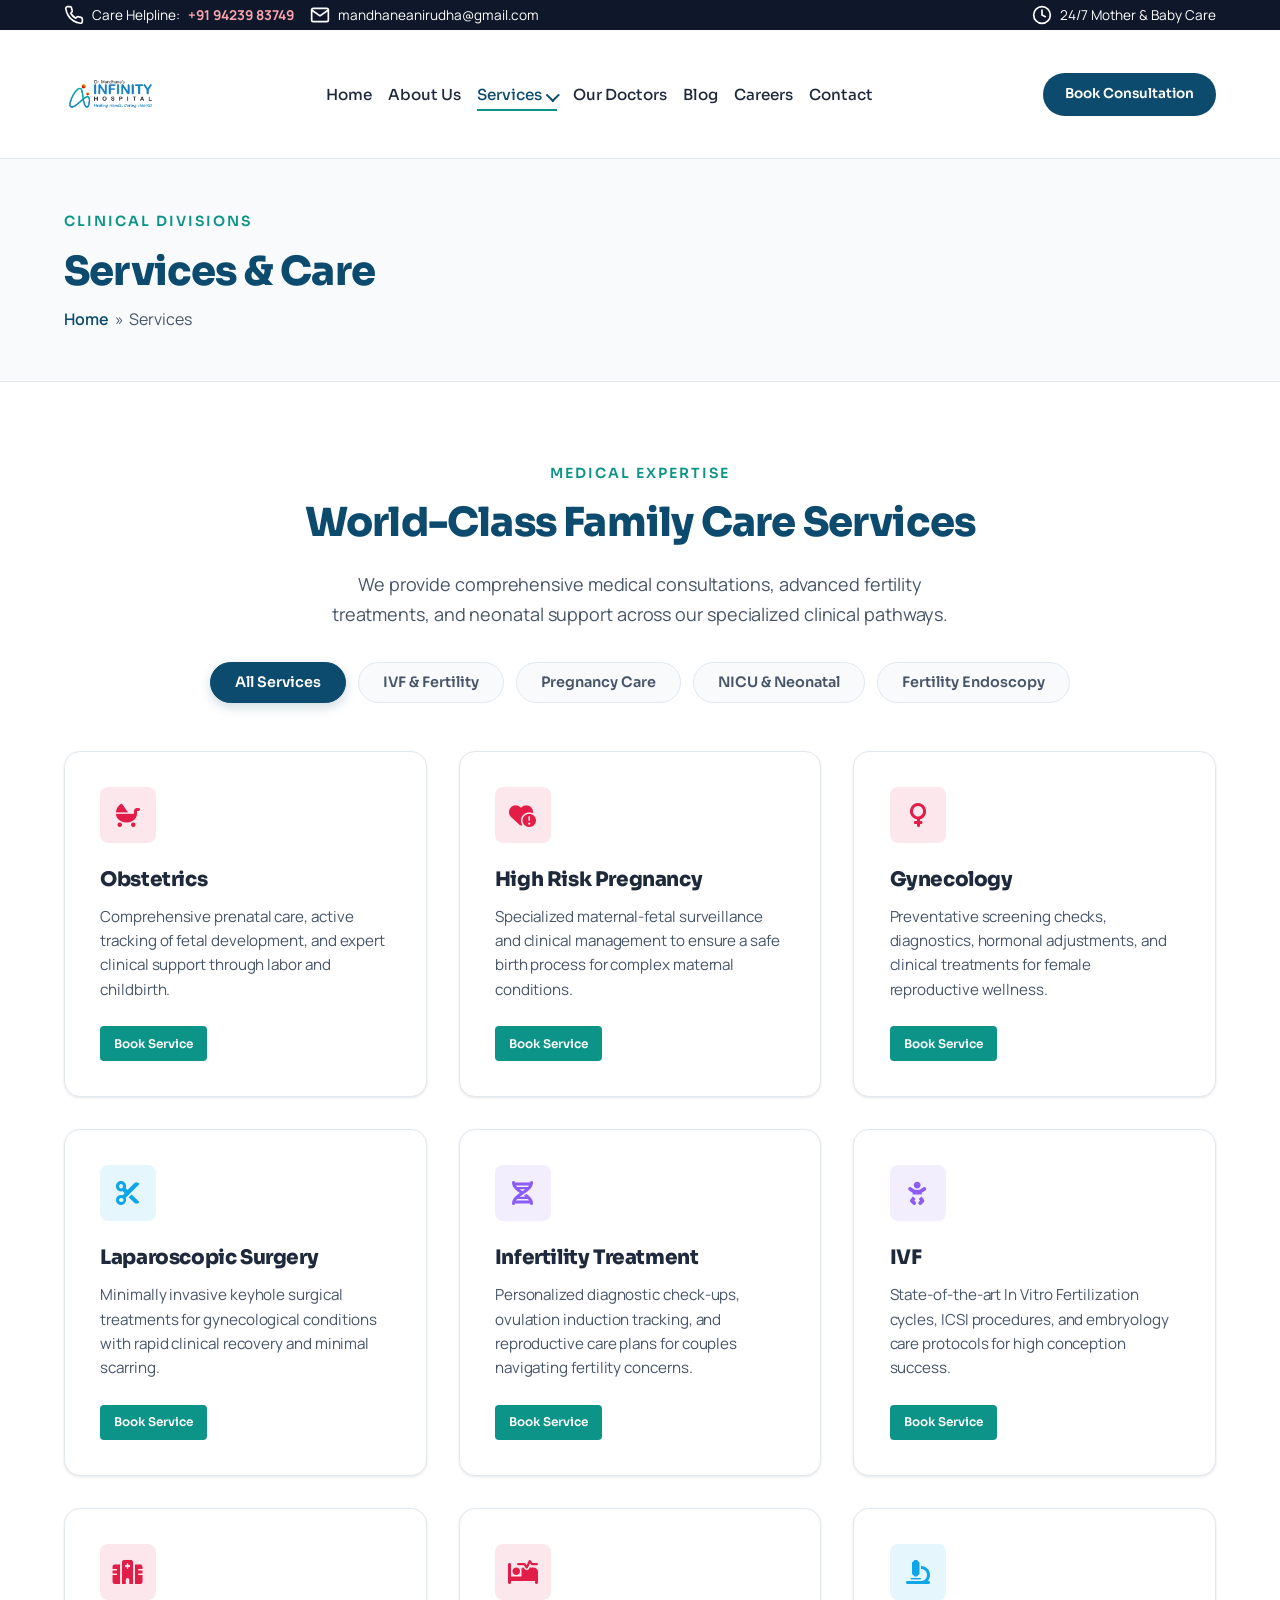
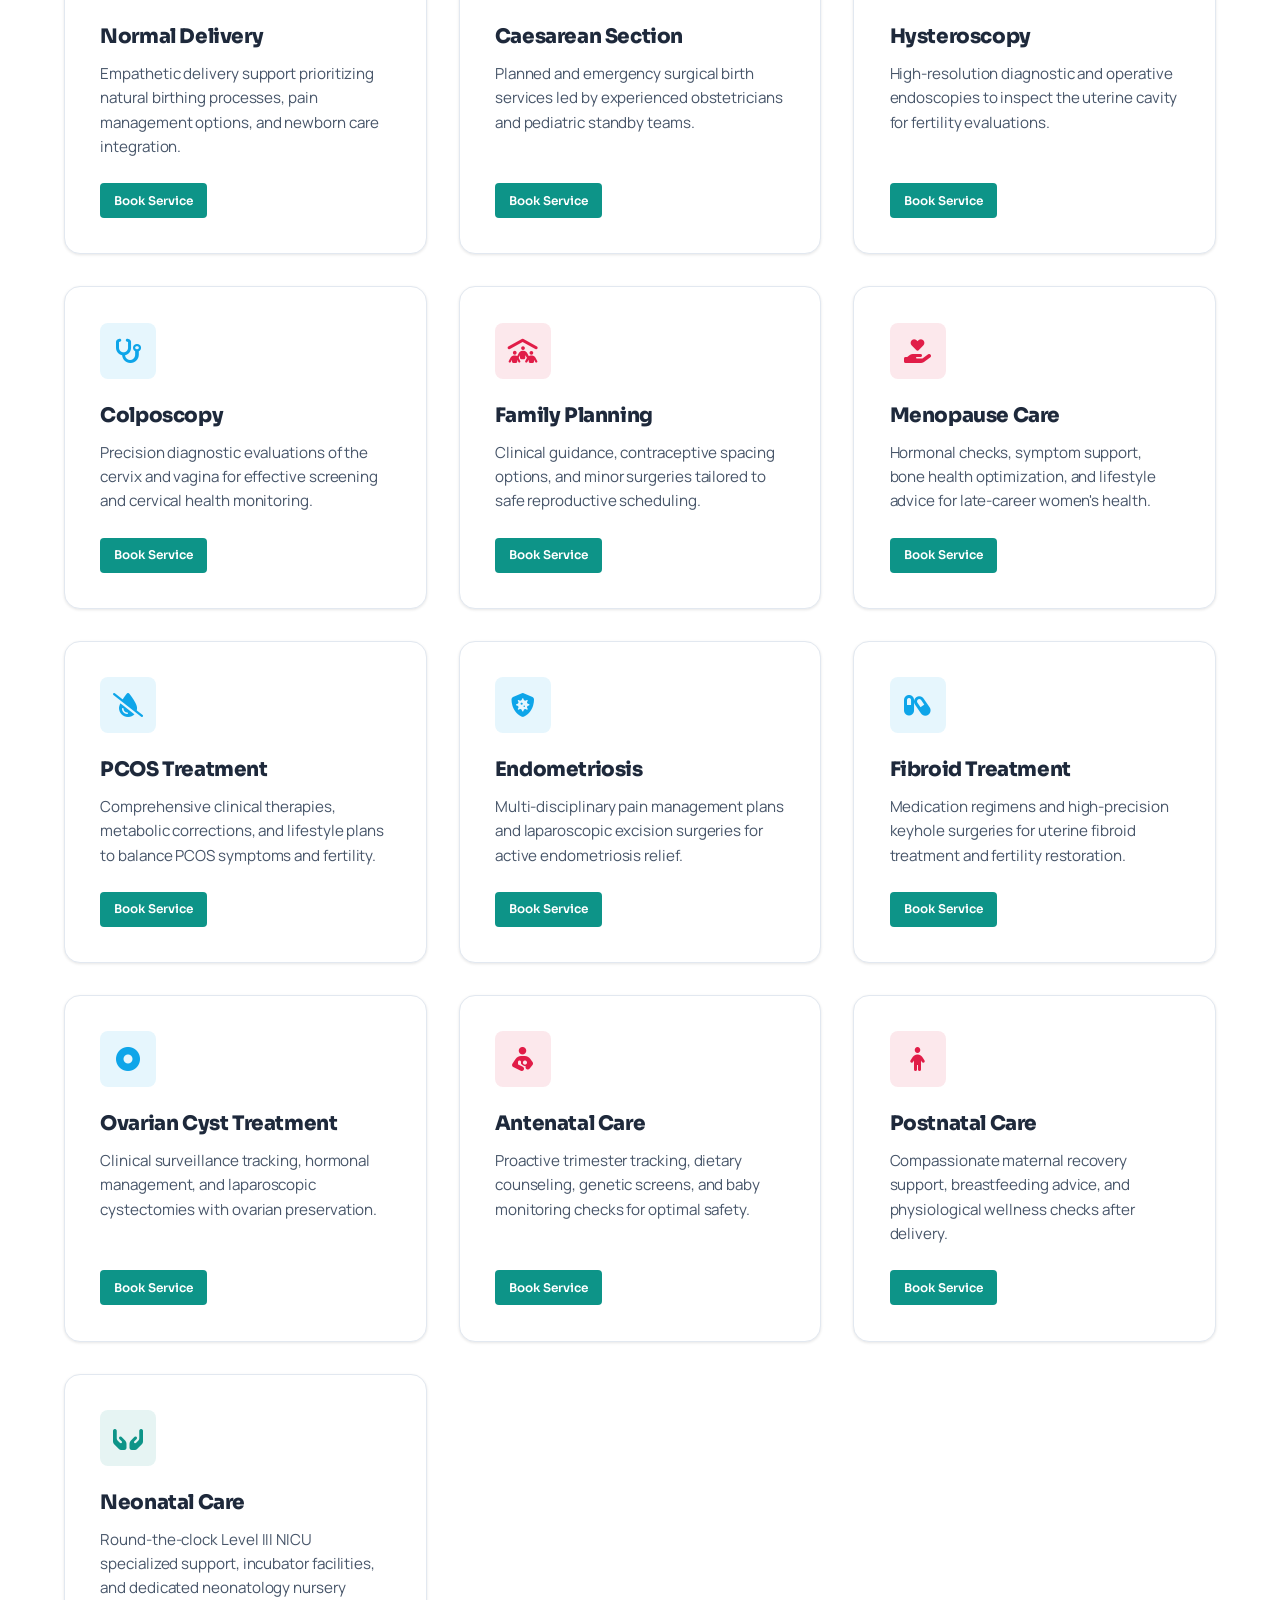
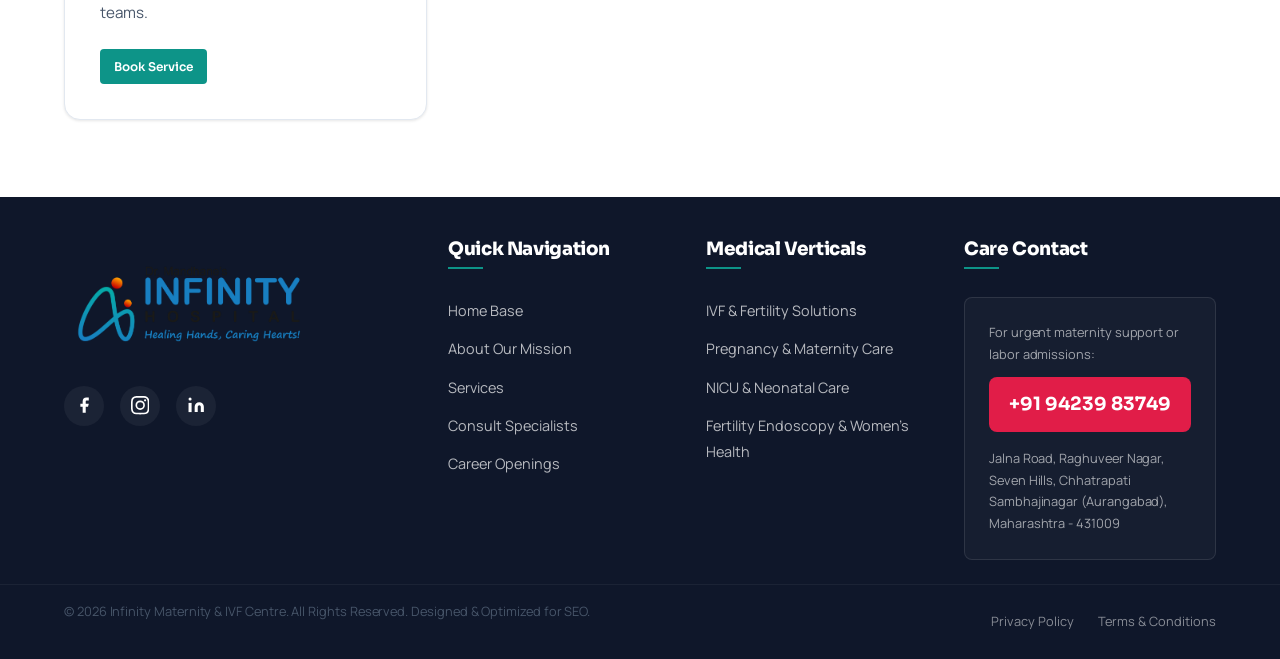
<file: INFINITY Hospital/services.html>
<!DOCTYPE html>
<html lang="en">

<head>
    <meta charset="UTF-8">
    <meta name="viewport" content="width=device-width, initial-scale=1.0">

    <!-- Primary Meta Tags -->
    <title>Our Services | INFINITY Maternity & IVF Centre</title>
    <meta name="title" content="Our Services | INFINITY Maternity & IVF Centre">
    <meta name="description"
        content="Explore the comprehensive healthcare services at INFINITY Maternity & IVF Centre. IVF Treatment, Pregnancy Care, NICU, and Fertility Endoscopy.">
    <meta name="keywords"
        content="INFINITY Maternity, Infinity IVF Centre, services, IVF treatment, pregnancy care, NICU, fertility endoscopy, gynecological services">
    <meta name="author" content="INFINITY Maternity & IVF Centre">
    <meta name="robots" content="index, follow">

    <!-- Open Graph / Facebook -->
    <meta property="og:type" content="website">
    <meta property="og:url" content="https://www.infinitymaternityivf.com/services.html">
    <meta property="og:title" content="Our Services | INFINITY Maternity & IVF Centre">
    <meta property="og:description"
        content="Explore the comprehensive healthcare services at INFINITY Maternity & IVF Centre. IVF Treatment, Pregnancy Care, NICU, and Fertility Endoscopy.">
    <meta property="og:image" content="asset/logo-png.png">

    <!-- Twitter -->
    <meta property="twitter:card" content="summary_large_image">
    <meta property="twitter:url" content="https://www.infinitymaternityivf.com/services.html">
    <meta property="twitter:title" content="Our Services | INFINITY Maternity & IVF Centre">
    <meta property="twitter:description"
        content="Explore the comprehensive healthcare services at INFINITY Maternity & IVF Centre. IVF Treatment, Pregnancy Care, NICU, and Fertility Endoscopy.">
    <meta property="twitter:image" content="asset/logo-png.png">

    <!-- Google Fonts -->
    <link rel="preconnect" href="https://fonts.googleapis.com">
    <link rel="preconnect" href="https://fonts.gstatic.com" crossorigin>
    <link
        href="https://fonts.googleapis.com/css2?family=Manrope:wght@300;400;500;600;700;800&family=Sora:wght@300;400;500;600;700;800&display=swap"
        rel="stylesheet">

    <!-- Font Awesome 6 Icons -->
    <link rel="stylesheet" href="https://cdnjs.cloudflare.com/ajax/libs/font-awesome/6.4.0/css/all.min.css">

    <!-- Stylesheet -->
    <link rel="stylesheet" href="style.css">
</head>

<body>

    <!-- TOP INFO BAR -->
    <div class="top-bar">
        <div class="container top-bar-content">
            <div class="top-contact-info">
                <span class="info-item">
                    <svg class="icon" viewBox="0 0 24 24">
                        <path
                            d="M22 16.92v3a2 2 0 0 1-2.18 2 19.79 19.79 0 0 1-8.63-3.07 19.5 19.5 0 0 1-6-6 19.79 19.79 0 0 1-3.07-8.67A2 2 0 0 1 4.11 2h3a2 2 0 0 1 2 1.72 12.84 12.84 0 0 0 .7 2.81 2 2 0 0 1-.45 2.11L8.09 9.91a16 16 0 0 0 6 6l1.27-1.27a2 2 0 0 1 2.11-.45 12.84 12.84 0 0 0 2.81.7A2 2 0 0 1 22 16.92z" />
                    </svg>
                    Care Helpline: <a href="tel:+919423983749" class="emergency-link">+91 94239 83749</a>
                </span>
                <span class="info-item hide-mobile">
                    <svg class="icon" viewBox="0 0 24 24">
                        <path d="M4 4h16c1.1 0 2 .9 2 2v12c0 1.1-.9 2-2 2H4c-1.1 0-2-.9-2-2V6c0-1.1.9-2 2-2z" />
                        <polyline points="22,6 12,13 2,6" />
                    </svg>
                    <a href="mailto:mandhaneanirudha@gmail.com">mandhaneanirudha@gmail.com</a>
                </span>
            </div>
            <div class="top-social-hours">
                <span class="info-item">
                    <svg class="icon" viewBox="0 0 24 24">
                        <circle cx="12" cy="12" r="10" />
                        <polyline points="12 6 12 12 16 14" />
                    </svg>
                    24/7 Mother & Baby Care
                </span>
            </div>
        </div>
    </div>

    <!-- STICKY HEADER / NAVIGATION -->
    <header class="main-header">
        <div class="container nav-container">
            <!-- Brand Logo -->
            <a href="index.html" class="logo">
                <img src="asset/logo-png.png" alt="INFINITY Maternity & IVF Centre Logo" class="logo-img">
            </a>

            <!-- Desktop Navigation Menu -->
            <nav class="nav-menu" id="navMenu">
                <a href="index.html" class="nav-link">Home</a>
                <a href="about.html" class="nav-link">About Us</a>
                <div class="nav-dropdown">
                    <a href="services.html" class="nav-link nav-link-dropdown active" aria-haspopup="true" aria-expanded="false" id="servicesDropdownToggle">Services <span class="dropdown-chevron" aria-hidden="true"></span></a>
                    <div class="dropdown-menu" role="menu" aria-labelledby="servicesDropdownToggle">
                        <a href="services.html?filter=surgery" class="dropdown-item">IVF & Fertility</a>
                        <a href="services.html?filter=maternity" class="dropdown-item">Pregnancy Care</a>
                        <a href="services.html?filter=icu" class="dropdown-item">NICU & Neonatal Care</a>
                        <a href="services.html?filter=laparoscopy" class="dropdown-item">Fertility Endoscopy</a>
                    </div>
                </div>
                <a href="doctors.html" class="nav-link">Our Doctors</a>
                <a href="blog.html" class="nav-link">Blog</a>
                <a href="careers.html" class="nav-link">Careers</a>
                <a href="contact.html" class="nav-link">Contact</a>
            </nav>

            <!-- CTA & Burger Action Buttons -->
            <div class="nav-actions">
                <a href="index.html#appointment" class="btn btn-primary btn-sm hide-tablet">Book Consultation</a>
            </div>
        </div>
    </header>

    <main>
        <!-- BREADCRUMB HERO SECTION -->
        <section class="section bg-light" style="padding: 3rem 0; border-bottom: 1px solid var(--border-color);">
            <div class="container">
                <span class="section-tag">Clinical Divisions</span>
                <h1 style="font-size: clamp(1.75rem, 5vw, 2.5rem); margin-bottom: 0.5rem;">Services & Care</h1>
                <p style="margin-bottom: 0; font-size: 1rem; color: var(--light-text);">
                    <a href="index.html"
                        style="color: var(--primary-color); text-decoration: none; font-weight: 600;">Home</a>
                    &nbsp;&raquo;&nbsp;
                    <span style="color: var(--light-text);">Services</span>
                </p>
            </div>
        </section>

        <!-- SERVICES SECTION -->
        <section class="services-section">
            <div class="container">
                <div class="section-header text-center">
                    <span class="section-tag">Medical Expertise</span>
                    <h2 class="section-title">World-Class Family Care Services</h2>
                    <p class="section-desc mx-auto">We provide comprehensive medical consultations, advanced fertility
                        treatments, and neonatal support across our specialized clinical pathways.</p>
                </div>

                <!-- Filter Controls -->
                <div class="department-filters-wrapper">
                    <button class="filter-btn active" data-filter="all">All Services</button>
                    <button class="filter-btn" data-filter="surgery">IVF & Fertility</button>
                    <button class="filter-btn" data-filter="maternity">Pregnancy Care</button>
                    <button class="filter-btn" data-filter="icu">NICU & Neonatal</button>
                    <button class="filter-btn" data-filter="laparoscopy">Fertility Endoscopy</button>
                </div>

                <!-- Services Grid -->
                <div class="services-grid">

                    <!-- Obstetrics -->
                    <div class="service-card show-card" data-category="maternity">
                        <div class="service-card-icon-box theme-maternity">
                            <i class="fa-solid fa-baby-carriage"></i>
                        </div>
                        <h3>Obstetrics</h3>
                        <p>Comprehensive prenatal care, active tracking of fetal development, and expert clinical support through labor and childbirth.</p>
                        <div class="service-card-footer">
                            <a href="index.html?book=true&service=Obstetrics#appointment" class="btn btn-secondary btn-xs">Book Service</a>
                        </div>
                    </div>

                    <!-- High Risk Pregnancy -->
                    <div class="service-card show-card" data-category="maternity">
                        <div class="service-card-icon-box theme-maternity">
                            <i class="fa-solid fa-heart-circle-exclamation"></i>
                        </div>
                        <h3>High Risk Pregnancy</h3>
                        <p>Specialized maternal-fetal surveillance and clinical management to ensure a safe birth process for complex maternal conditions.</p>
                        <div class="service-card-footer">
                            <a href="index.html?book=true&service=High%20Risk%20Pregnancy#appointment" class="btn btn-secondary btn-xs">Book Service</a>
                        </div>
                    </div>

                    <!-- Gynecology -->
                    <div class="service-card show-card" data-category="maternity">
                        <div class="service-card-icon-box theme-maternity">
                            <i class="fa-solid fa-venus"></i>
                        </div>
                        <h3>Gynecology</h3>
                        <p>Preventative screening checks, diagnostics, hormonal adjustments, and clinical treatments for female reproductive wellness.</p>
                        <div class="service-card-footer">
                            <a href="index.html?book=true&service=Gynecology#appointment" class="btn btn-secondary btn-xs">Book Service</a>
                        </div>
                    </div>

                    <!-- Laparoscopic Surgery -->
                    <div class="service-card show-card" data-category="laparoscopy">
                        <div class="service-card-icon-box theme-laparoscopy">
                            <i class="fa-solid fa-scissors"></i>
                        </div>
                        <h3>Laparoscopic Surgery</h3>
                        <p>Minimally invasive keyhole surgical treatments for gynecological conditions with rapid clinical recovery and minimal scarring.</p>
                        <div class="service-card-footer">
                            <a href="index.html?book=true&service=Laparoscopic%20Surgery#appointment" class="btn btn-secondary btn-xs">Book Service</a>
                        </div>
                    </div>

                    <!-- Infertility Treatment -->
                    <div class="service-card show-card" data-category="surgery">
                        <div class="service-card-icon-box theme-surgery">
                            <i class="fa-solid fa-dna"></i>
                        </div>
                        <h3>Infertility Treatment</h3>
                        <p>Personalized diagnostic check-ups, ovulation induction tracking, and reproductive care plans for couples navigating fertility concerns.</p>
                        <div class="service-card-footer">
                            <a href="index.html?book=true&service=Infertility%20Treatment#appointment" class="btn btn-secondary btn-xs">Book Service</a>
                        </div>
                    </div>

                    <!-- IVF -->
                    <div class="service-card show-card" data-category="surgery">
                        <div class="service-card-icon-box theme-surgery">
                            <i class="fa-solid fa-baby"></i>
                        </div>
                        <h3>IVF</h3>
                        <p>State-of-the-art In Vitro Fertilization cycles, ICSI procedures, and embryology care protocols for high conception success.</p>
                        <div class="service-card-footer">
                            <a href="index.html?book=true&service=IVF#appointment" class="btn btn-secondary btn-xs">Book Service</a>
                        </div>
                    </div>

                    <!-- Normal Delivery -->
                    <div class="service-card show-card" data-category="maternity">
                        <div class="service-card-icon-box theme-maternity">
                            <i class="fa-solid fa-hospital"></i>
                        </div>
                        <h3>Normal Delivery</h3>
                        <p>Empathetic delivery support prioritizing natural birthing processes, pain management options, and newborn care integration.</p>
                        <div class="service-card-footer">
                            <a href="index.html?book=true&service=Normal%20Delivery#appointment" class="btn btn-secondary btn-xs">Book Service</a>
                        </div>
                    </div>

                    <!-- Caesarean Section -->
                    <div class="service-card show-card" data-category="maternity">
                        <div class="service-card-icon-box theme-maternity">
                            <i class="fa-solid fa-bed-pulse"></i>
                        </div>
                        <h3>Caesarean Section</h3>
                        <p>Planned and emergency surgical birth services led by experienced obstetricians and pediatric standby teams.</p>
                        <div class="service-card-footer">
                            <a href="index.html?book=true&service=Caesarean%20Section#appointment" class="btn btn-secondary btn-xs">Book Service</a>
                        </div>
                    </div>

                    <!-- Hysteroscopy -->
                    <div class="service-card show-card" data-category="laparoscopy">
                        <div class="service-card-icon-box theme-laparoscopy">
                            <i class="fa-solid fa-microscope"></i>
                        </div>
                        <h3>Hysteroscopy</h3>
                        <p>High-resolution diagnostic and operative endoscopies to inspect the uterine cavity for fertility evaluations.</p>
                        <div class="service-card-footer">
                            <a href="index.html?book=true&service=Hysteroscopy#appointment" class="btn btn-secondary btn-xs">Book Service</a>
                        </div>
                    </div>

                    <!-- Colposcopy -->
                    <div class="service-card show-card" data-category="laparoscopy">
                        <div class="service-card-icon-box theme-laparoscopy">
                            <i class="fa-solid fa-stethoscope"></i>
                        </div>
                        <h3>Colposcopy</h3>
                        <p>Precision diagnostic evaluations of the cervix and vagina for effective screening and cervical health monitoring.</p>
                        <div class="service-card-footer">
                            <a href="index.html?book=true&service=Colposcopy#appointment" class="btn btn-secondary btn-xs">Book Service</a>
                        </div>
                    </div>

                    <!-- Family Planning -->
                    <div class="service-card show-card" data-category="maternity">
                        <div class="service-card-icon-box theme-maternity">
                            <i class="fa-solid fa-people-roof"></i>
                        </div>
                        <h3>Family Planning</h3>
                        <p>Clinical guidance, contraceptive spacing options, and minor surgeries tailored to safe reproductive scheduling.</p>
                        <div class="service-card-footer">
                            <a href="index.html?book=true&service=Family%20Planning#appointment" class="btn btn-secondary btn-xs">Book Service</a>
                        </div>
                    </div>

                    <!-- Menopause Care -->
                    <div class="service-card show-card" data-category="maternity">
                        <div class="service-card-icon-box theme-maternity">
                            <i class="fa-solid fa-hand-holding-heart"></i>
                        </div>
                        <h3>Menopause Care</h3>
                        <p>Hormonal checks, symptom support, bone health optimization, and lifestyle advice for late-career women's health.</p>
                        <div class="service-card-footer">
                            <a href="index.html?book=true&service=Menopause%20Care#appointment" class="btn btn-secondary btn-xs">Book Service</a>
                        </div>
                    </div>

                    <!-- PCOS Treatment -->
                    <div class="service-card show-card" data-category="laparoscopy">
                        <div class="service-card-icon-box theme-laparoscopy">
                            <i class="fa-solid fa-droplet-slash"></i>
                        </div>
                        <h3>PCOS Treatment</h3>
                        <p>Comprehensive clinical therapies, metabolic corrections, and lifestyle plans to balance PCOS symptoms and fertility.</p>
                        <div class="service-card-footer">
                            <a href="index.html?book=true&service=PCOS%20Treatment#appointment" class="btn btn-secondary btn-xs">Book Service</a>
                        </div>
                    </div>

                    <!-- Endometriosis -->
                    <div class="service-card show-card" data-category="laparoscopy">
                        <div class="service-card-icon-box theme-laparoscopy">
                            <i class="fa-solid fa-shield-virus"></i>
                        </div>
                        <h3>Endometriosis</h3>
                        <p>Multi-disciplinary pain management plans and laparoscopic excision surgeries for active endometriosis relief.</p>
                        <div class="service-card-footer">
                            <a href="index.html?book=true&service=Endometriosis#appointment" class="btn btn-secondary btn-xs">Book Service</a>
                        </div>
                    </div>

                    <!-- Fibroid Treatment -->
                    <div class="service-card show-card" data-category="laparoscopy">
                        <div class="service-card-icon-box theme-laparoscopy">
                            <i class="fa-solid fa-capsules"></i>
                        </div>
                        <h3>Fibroid Treatment</h3>
                        <p>Medication regimens and high-precision keyhole surgeries for uterine fibroid treatment and fertility restoration.</p>
                        <div class="service-card-footer">
                            <a href="index.html?book=true&service=Fibroid%20Treatment#appointment" class="btn btn-secondary btn-xs">Book Service</a>
                        </div>
                    </div>

                    <!-- Ovarian Cyst Treatment -->
                    <div class="service-card show-card" data-category="laparoscopy">
                        <div class="service-card-icon-box theme-laparoscopy">
                            <i class="fa-solid fa-circle-dot"></i>
                        </div>
                        <h3>Ovarian Cyst Treatment</h3>
                        <p>Clinical surveillance tracking, hormonal management, and laparoscopic cystectomies with ovarian preservation.</p>
                        <div class="service-card-footer">
                            <a href="index.html?book=true&service=Ovarian%20Cyst%20Treatment#appointment" class="btn btn-secondary btn-xs">Book Service</a>
                        </div>
                    </div>

                    <!-- Antenatal Care -->
                    <div class="service-card show-card" data-category="maternity">
                        <div class="service-card-icon-box theme-maternity">
                            <i class="fa-solid fa-person-breastfeeding"></i>
                        </div>
                        <h3>Antenatal Care</h3>
                        <p>Proactive trimester tracking, dietary counseling, genetic screens, and baby monitoring checks for optimal safety.</p>
                        <div class="service-card-footer">
                            <a href="index.html?book=true&service=Antenatal%20Care#appointment" class="btn btn-secondary btn-xs">Book Service</a>
                        </div>
                    </div>

                    <!-- Postnatal Care -->
                    <div class="service-card show-card" data-category="maternity">
                        <div class="service-card-icon-box theme-maternity">
                            <i class="fa-solid fa-child"></i>
                        </div>
                        <h3>Postnatal Care</h3>
                        <p>Compassionate maternal recovery support, breastfeeding advice, and physiological wellness checks after delivery.</p>
                        <div class="service-card-footer">
                            <a href="index.html?book=true&service=Postnatal%20Care#appointment" class="btn btn-secondary btn-xs">Book Service</a>
                        </div>
                    </div>

                    <!-- Neonatal Care -->
                    <div class="service-card show-card" data-category="icu">
                        <div class="service-card-icon-box theme-icu">
                            <i class="fa-solid fa-hands-holding"></i>
                        </div>
                        <h3>Neonatal Care</h3>
                        <p>Round-the-clock Level III NICU specialized support, incubator facilities, and dedicated neonatology nursery teams.</p>
                        <div class="service-card-footer">
                            <a href="index.html?book=true&service=Neonatal%20Care#appointment" class="btn btn-secondary btn-xs">Book Service</a>
                        </div>
                    </div>

                </div>
            </div>
        </section>
    </main>

    <!-- FOOTER -->
    <footer class="main-footer">
        <div class="container footer-grid">
            <div class="footer-col brand-col">
                <!-- Brand Logo -->
                <a href="index.html" class="footer-logo">
                    <img src="asset/logo-png.png" alt="INFINITY Hospital Logo" class="footer-logo-img">
                </a>
                <p class="footer-about-text"></p>
                <div class="footer-social-links">
                    <a href="https://www.facebook.com/profile.php?id=61566189864378" target="_blank"
                        rel="noopener noreferrer" aria-label="Facebook"><svg viewBox="0 0 24 24">
                            <path d="M18 2h-3a5 5 0 0 0-5 5v3H7v4h3v8h4v-8h3l1-4h-4V7a1 1 0 0 1 1-1h3z" />
                        </svg></a>
                    <a href="https://www.instagram.com/infinityhospital19" target="_blank" rel="noopener noreferrer"
                        aria-label="Instagram"><svg viewBox="0 0 24 24">
                            <path
                                d="M12 2.163c3.204 0 3.584.012 4.85.07 3.252.148 4.771 1.691 4.919 4.919.058 1.265.069 1.645.069 4.849 0 3.205-.012 3.584-.069 4.849-.149 3.225-1.664 4.771-4.919 4.919-1.266.058-1.644.07-4.85.07-3.204 0-3.584-.012-4.849-.07-3.26-.149-4.771-1.699-4.919-4.92-.058-1.265-.07-1.644-.07-4.849 0-3.204.013-3.583.07-4.849.149-3.227 1.664-4.771 4.919-4.919 1.266-.057 1.645-.069 4.849-.069zM12 0C8.741 0 8.333.014 7.053.072 2.695.272.273 2.69.073 7.051.014 8.333 0 8.741 0 12c0 3.259.014 3.668.072 4.948.2 4.358 2.618 6.78 6.98 6.98C8.333 23.986 8.741 24 12 24c3.259 0 3.668-.014 4.948-.072 4.354-.2 6.782-2.618 6.979-6.98.059-1.28.073-1.689.073-4.948 0-3.259-.014-3.667-.072-4.947-.196-4.354-2.617-6.78-6.979-6.98C15.668.014 15.259 0 12 0zm0 5.838a6.162 6.162 0 1 0 0 12.324 6.162 6.162 0 0 0 0-12.324zM12 16a4 4 0 1 1 0-8 4 4 0 0 1 0 8zm6.406-11.845a1.44 1.44 0 1 0 0 2.881 1.44 1.44 0 0 0 0-2.881z" />
                        </svg></a>
                    <a href="#" aria-label="LinkedIn"><svg viewBox="0 0 24 24">
                            <path d="M16 8a6 6 0 0 1 6 6v7h-4v-7a2 2 0 0 0-2-2 2 2 0 0 0-2 2v7h-4v-7a6 6 0 0 1 6-6z" />
                            <rect x="2" y="9" width="4" height="12" />
                            <circle cx="4" cy="4" r="2" />
                        </svg></a>
                </div>
            </div>

            <div class="footer-col">
                <h4>Quick Navigation</h4>
                <ul class="footer-links">
                    <li><a href="index.html">Home Base</a></li>
                    <li><a href="about.html">About Our Mission</a></li>
                    <li><a href="services.html">Services</a></li>
                    <li><a href="doctors.html">Consult Specialists</a></li>
                    <li><a href="careers.html">Career Openings</a></li>
                </ul>
            </div>

            <div class="footer-col">
                <h4>Medical Verticals</h4>
                <ul class="footer-links">
                    <li><a href="services.html?filter=surgery" class="dept-footer-link" data-filter="surgery">IVF &
                            Fertility Solutions</a></li>
                    <li><a href="services.html?filter=maternity" class="dept-footer-link"
                            data-filter="maternity">Pregnancy & Maternity Care</a></li>
                    <li><a href="services.html?filter=icu" class="dept-footer-link" data-filter="icu">NICU & Neonatal
                            Care</a></li>
                    <li><a href="services.html?filter=laparoscopy" class="dept-footer-link"
                            data-filter="laparoscopy">Fertility Endoscopy & Women's Health</a></li>
                </ul>
            </div>

            <div class="footer-col">
                <h4>Care Contact</h4>
                <div class="footer-emergency-info">
                    <p class="urgency-call-msg">For urgent maternity support or labor admissions:</p>
                    <a href="tel:+919423983749" class="footer-emergency-btn">+91 94239 83749</a>
                    <p class="footer-address"><a
                            href="https://www.google.com/maps/place/INFINITY+HOSPITAL/@19.8762015,75.3492012,874m/data=!3m2!1e3!4b1!4m6!3m5!1s0x3bdba341349c6797:0xf239363230e930c8!8m2!3d19.8762015!4d75.3492012!16s%2Fg%2F11l5dqc1zq"
                            target="_blank" rel="noopener noreferrer"
                            style="color: inherit; text-decoration: none;">Jalna Road, Raghuveer Nagar, Seven Hills,
                            Chhatrapati Sambhajinagar (Aurangabad), Maharashtra - 431009</a></p>
                </div>
            </div>
        </div>

        <div class="footer-bottom">
            <div class="container footer-bottom-content">
                <p>&copy; 2026 Infinity Maternity & IVF Centre. All Rights Reserved. Designed & Optimized for SEO.</p>
                <div class="footer-legal-links">
                    <a href="#">Privacy Policy</a>
                    <a href="#">Terms & Conditions</a>
                </div>
            </div>
        </div>
    </footer>



    <!-- Scroll to Top Button removed to keep only WhatsApp FAB -->

    <!-- DYNAMIC DIALOG MODALS -->
    <!-- Book Consultation Modal -->
    <div class="modal-system" id="bookConsultationModal">
        <div class="modal-card modal-booking-card">
            <button class="modal-close-corner" data-modal="bookConsultationModal" aria-label="Close Modal">&times;</button>
            <h3 class="form-title" style="margin-bottom: 2rem;">Book Consultation</h3>
            
            <form id="modalAppointmentForm" class="appointment-form" novalidate>
                <!-- Department and Doctor Select Grid -->
                <div class="form-group-row">
                    <div class="form-group">
                        <label for="modalBookingDepartment">Select Service <span class="req">*</span></label>
                        <!-- Custom Select Wrapper -->
                        <div class="custom-select-wrapper">
                            <div class="custom-select-trigger" tabindex="0" role="combobox" aria-haspopup="listbox" aria-expanded="false" aria-controls="modal-custom-options-list">
                                <span>Select Service</span>
                                <svg class="chevron-icon" viewBox="0 0 24 24"><path d="M6 9l6 6 6-6" fill="none" stroke="currentColor" stroke-width="2" stroke-linecap="round" stroke-linejoin="round"/></svg>
                            </div>
                            <div class="custom-options-container" id="modal-custom-options-list" role="listbox">
                                <div class="custom-option" data-value="Obstetrics" role="option">Obstetrics</div>
                                <div class="custom-option" data-value="High Risk Pregnancy" role="option">High Risk Pregnancy</div>
                                <div class="custom-option" data-value="Gynecology" role="option">Gynecology</div>
                                <div class="custom-option" data-value="Laparoscopic Surgery" role="option">Laparoscopic Surgery</div>
                                <div class="custom-option" data-value="Infertility Treatment" role="option">Infertility Treatment</div>
                                <div class="custom-option" data-value="IVF" role="option">IVF</div>
                                <div class="custom-option" data-value="Normal Delivery" role="option">Normal Delivery</div>
                                <div class="custom-option" data-value="Caesarean Section" role="option">Caesarean Section</div>
                                <div class="custom-option" data-value="Hysteroscopy" role="option">Hysteroscopy</div>
                                <div class="custom-option" data-value="Colposcopy" role="option">Colposcopy</div>
                                <div class="custom-option" data-value="Family Planning" role="option">Family Planning</div>
                                <div class="custom-option" data-value="Menopause Care" role="option">Menopause Care</div>
                                <div class="custom-option" data-value="PCOS Treatment" role="option">PCOS Treatment</div>
                                <div class="custom-option" data-value="Endometriosis" role="option">Endometriosis</div>
                                <div class="custom-option" data-value="Fibroid Treatment" role="option">Fibroid Treatment</div>
                                <div class="custom-option" data-value="Ovarian Cyst Treatment" role="option">Ovarian Cyst Treatment</div>
                                <div class="custom-option" data-value="Antenatal Care" role="option">Antenatal Care</div>
                                <div class="custom-option" data-value="Postnatal Care" role="option">Postnatal Care</div>
                                <div class="custom-option" data-value="Neonatal Care" role="option">Neonatal Care</div>
                            </div>
                        </div>
                        <!-- Hidden native select for standard script integrations -->
                        <select id="modalBookingDepartment" name="department" required style="display: none;">
                            <option value="" disabled selected>Select Service</option>
                            <option value="Obstetrics">Obstetrics</option>
                            <option value="High Risk Pregnancy">High Risk Pregnancy</option>
                            <option value="Gynecology">Gynecology</option>
                            <option value="Laparoscopic Surgery">Laparoscopic Surgery</option>
                            <option value="Infertility Treatment">Infertility Treatment</option>
                            <option value="IVF">IVF</option>
                            <option value="Normal Delivery">Normal Delivery</option>
                            <option value="Caesarean Section">Caesarean Section</option>
                            <option value="Hysteroscopy">Hysteroscopy</option>
                            <option value="Colposcopy">Colposcopy</option>
                            <option value="Family Planning">Family Planning</option>
                            <option value="Menopause Care">Menopause Care</option>
                            <option value="PCOS Treatment">PCOS Treatment</option>
                            <option value="Endometriosis">Endometriosis</option>
                            <option value="Fibroid Treatment">Fibroid Treatment</option>
                            <option value="Ovarian Cyst Treatment">Ovarian Cyst Treatment</option>
                            <option value="Antenatal Care">Antenatal Care</option>
                            <option value="Postnatal Care">Postnatal Care</option>
                            <option value="Neonatal Care">Neonatal Care</option>
                        </select>
                        <span class="error-msg" id="modalErrDepartment">Please select a service category.</span>
                    </div>

                    <div class="form-group">
                        <label for="modalBookingDoctor">Select Specialist <span class="req">*</span></label>
                        <select id="modalBookingDoctor" name="doctor" required>
                            <option value="" disabled selected>-- Choose Specialist --</option>
                        </select>
                        <span class="error-msg" id="modalErrDoctor">Please select a specialist doctor.</span>
                    </div>
                </div>

                <!-- Date and Time Slot Picker Grid -->
                <div class="form-group-row">
                    <div class="form-group">
                        <label for="modalBookingDate">Appointment Date <span class="req">*</span></label>
                        <input type="date" id="modalBookingDate" name="date" required>
                        <span class="error-msg" id="modalErrDate">Please select a valid future date.</span>
                    </div>

                    <div class="form-group">
                        <label for="modalBookingTime">Preferred Time Slot <span class="req">*</span></label>
                        <select id="modalBookingTime" name="timeSlot" required>
                            <option value="" disabled selected>-- Choose Time --</option>
                            <option value="09:00-10:00">09:00 AM - 10:00 AM</option>
                            <option value="10:00-11:00">10:00 AM - 11:00 AM</option>
                            <option value="11:00-12:00">11:00 AM - 12:00 PM</option>
                            <option value="14:00-15:00">02:00 PM - 03:00 PM</option>
                            <option value="15:00-16:00">03:00 PM - 04:00 PM</option>
                            <option value="16:00-17:00">04:00 PM - 05:00 PM</option>
                            <option value="17:00-18:00">05:00 PM - 06:00 PM</option>
                        </select>
                        <span class="error-msg" id="modalErrTime">Please select a preferred slot.</span>
                    </div>
                </div>

                <!-- Full Name -->
                <div class="form-group">
                    <label for="modalBookingName">Full Name <span class="req">*</span></label>
                    <input type="text" id="modalBookingName" name="fullName" placeholder="Enter your full name" required>
                    <span class="error-msg" id="modalErrName">Name must contain at least 3 letters.</span>
                </div>

                <!-- Phone and Email -->
                <div class="form-group-row">
                    <div class="form-group">
                        <label for="modalBookingPhone">Phone Number <span class="req">*</span></label>
                        <input type="tel" id="modalBookingPhone" name="phone" placeholder="Enter 10-digit number" maxlength="10" inputmode="numeric" pattern="[0-9]{10}" required>
                        <span class="error-msg" id="modalErrPhone">Please enter a valid 10-digit phone number.</span>
                    </div>

                    <div class="form-group">
                        <label for="modalBookingEmail">Email Address</label>
                        <input type="email" id="modalBookingEmail" name="email" placeholder="example@mail.com">
                        <span class="error-msg" id="modalErrEmail">Please enter a valid email address.</span>
                    </div>
                </div>

                <!-- Additional Message -->
                <div class="form-group">
                    <label for="modalBookingMessage">Brief Inquiry / Health Concern</label>
                    <textarea id="modalBookingMessage" name="message" rows="3" placeholder="Describe your query or medical concern (optional)"></textarea>
                </div>

                <button type="submit" class="btn btn-primary btn-block submit-booking-btn">Book Consultation</button>
            </form>
        </div>
    </div>

    <!-- Booking Success Modal -->
    <div class="modal-system" id="bookingSuccessModal">
        <div class="modal-card">
            <button class="modal-close-corner" data-modal="bookingSuccessModal" aria-label="Close Modal">&times;</button>
            <div class="modal-icon-success">
                <svg viewBox="0 0 24 24">
                    <polyline points="20 6 9 17 4 12" />
                </svg>
            </div>
            <h3>Consultation Requested!</h3>
            <p>Your consultation request is logged. Our fertility & maternity team will verify specialist availability
                and send your confirmation SMS/Email shortly.</p>
            <div class="modal-appointment-summary" id="bookingSummaryDetails">
                <!-- Filled dynamically by JS -->
            </div>
            <button class="btn btn-primary modal-close-btn" data-modal="bookingSuccessModal">Understood</button>
        </div>
    </div>

    <!-- JavaScript File -->
    <script src="script.js"></script>
</body>

</html>
</file>
<file: INFINITY Hospital/style.css>
/* ==========================================================================
   Dr. Mandhane's INFINITY Maternity & IVF Centre - Core Stylesheet
   Design: Premium Healthcare, Responsive Grid, Modern Typography, Animations
   ========================================================================== */

@import url('https://fonts.googleapis.com/css2?family=Manrope:wght@300;400;500;600;700;800&family=Sora:wght@300;400;500;600;700;800&display=swap');

/* --- CSS Variables & Design System --- */
:root {
    --primary-color: #0c4a6e;
    /* Deep Trust Ocean Blue */
    --primary-light: #0ea5e9;
    /* Bright Accent Blue */
    --primary-hover: #0369a1;
    --secondary-color: #0d9488;
    /* Caring Teal */
    --secondary-hover: #0f766e;
    --accent-color: #e11d48;
    /* Emergency Rose/Red */
    --accent-hover: #be123c;
    --dark-bg: #0f172a;
    /* Slate 900 */
    --dark-text: #1e293b;
    /* Slate 800 */
    --light-bg: #f8fafc;
    /* Slate 50 */
    --light-text: #475569;
    /* Slate 600 */
    --border-color: #e2e8f0;
    /* Slate 200 */
    --white: #ffffff;

    /* Typography */
    --font-heading: 'Sora', sans-serif;
    --font-body: 'Manrope', sans-serif;

    /* Spacing */
    --container-width: 1200px;
    --section-padding: clamp(3.5rem, 6vw, 6.5rem);

    /* Shadows & Transitions */
    --shadow-sm: 0 1px 3px rgba(0, 0, 0, 0.1);
    --shadow-md: 0 4px 6px -1px rgba(0, 0, 0, 0.1), 0 2px 4px -1px rgba(0, 0, 0, 0.06);
    --shadow-lg: 0 10px 15px -3px rgba(0, 0, 0, 0.1), 0 4px 6px -2px rgba(0, 0, 0, 0.05);
    --shadow-xl: 0 20px 25px -5px rgba(0, 0, 0, 0.1), 0 10px 10px -5px rgba(0, 0, 0, 0.04);
    --shadow-premium: 0 25px 50px -12px rgba(15, 23, 42, 0.08);

    --transition: all 0.3s cubic-bezier(0.4, 0, 0.2, 1);
    --border-radius: 16px;
    --border-radius-sm: 8px;
}

/* --- Base Resets & Global Styles --- */
*,
*::before,
*::after {
    box-sizing: border-box;
    margin: 0;
    padding: 0;
}

html {
    scroll-behavior: smooth;
    scroll-padding-top: 80px;
    /* Offset for sticky nav */
    font-size: 16px;
}

body {
    font-family: var(--font-body);
    font-size: 1rem;
    line-height: 1.65;
    color: var(--dark-text);
    background-color: var(--white);
    overflow-x: hidden;
    -webkit-font-smoothing: antialiased;
    -moz-osx-font-smoothing: grayscale;
    text-rendering: optimizeLegibility;
    overflow-wrap: break-word;
    word-wrap: break-word;
}

/* --- Utilities & Container Layouts --- */
.container {
    width: 100%;
    max-width: var(--container-width);
    margin: 0 auto;
    padding: 0 1.5rem;
}

.section {
    padding: var(--section-padding) 0;
}

.bg-light {
    background-color: var(--light-bg);
}

.text-center {
    text-align: center;
}

.mx-auto {
    margin-left: auto;
    margin-right: auto;
}

.mb-4 {
    margin-bottom: 1.5rem;
}

.mt-4 {
    margin-top: 1.5rem;
}

.mt-5 {
    margin-top: 3rem;
}

.ml-2 {
    margin-left: 0.5rem;
}

/* Grid Systems */
.grid {
    display: grid;
    gap: 2rem;
}

.grid-2 {
    grid-template-columns: repeat(2, 1fr);
}

.grid-3 {
    grid-template-columns: repeat(3, 1fr);
}

.grid-4 {
    grid-template-columns: repeat(4, 1fr);
}

.img-responsive {
    width: 100%;
    height: auto;
    display: block;
}

/* --- Typography Styles --- */
h1,
h2,
h3,
h4,
h5,
h6 {
    font-family: var(--font-heading);
    color: var(--primary-color);
    font-weight: 800;
    line-height: 1.3;
    letter-spacing: -0.02em;
}

p {
    color: var(--light-text);
    margin-bottom: 1.25rem;
    line-height: 1.7;
    letter-spacing: -0.005em;
}

.section-tag {
    display: inline-block;
    color: var(--secondary-color);
    font-family: var(--font-heading);
    font-weight: 600;
    text-transform: uppercase;
    font-size: 0.875rem;
    letter-spacing: 2px;
    margin-bottom: 0.75rem;
}

.section-title {
    font-size: clamp(1.65rem, 4vw, 2.5rem);
    margin-bottom: 1.25rem;
    letter-spacing: -0.02em;
}

.section-desc {
    max-width: 650px;
    font-size: 1.125rem;
    margin-bottom: 2rem;
}

/* --- Interactive Components (Buttons) --- */
.btn {
    display: inline-flex;
    align-items: center;
    justify-content: center;
    padding: 0.875rem 2rem;
    font-family: var(--font-heading);
    font-weight: 600;
    border-radius: 50px;
    text-decoration: none;
    cursor: pointer;
    transition: var(--transition);
    border: 2px solid transparent;
    font-size: 0.95rem;
}

.btn-sm {
    padding: 0.5rem 1.25rem;
    font-size: 0.85rem;
}

.btn-xs {
    padding: 0.35rem 0.75rem;
    font-size: 0.75rem;
    border-radius: 4px;
}

.btn-lg {
    padding: 1rem 2.5rem;
    font-size: 1.05rem;
}

.btn-block {
    display: flex;
    width: 100%;
}

.btn-primary {
    background-color: var(--primary-color);
    color: var(--white);
}

.btn-primary:hover {
    background-color: var(--primary-hover);
    transform: translateY(-2px);
    box-shadow: 0 8px 20px rgba(12, 74, 110, 0.25);
}

.btn-secondary {
    background-color: var(--secondary-color);
    color: var(--white);
}

.btn-secondary:hover {
    background-color: var(--secondary-hover);
    transform: translateY(-2px);
    box-shadow: 0 8px 20px rgba(13, 148, 136, 0.25);
}

.btn-outline-primary {
    background-color: transparent;
    border-color: var(--primary-color);
    color: var(--primary-color);
}

.btn-outline-primary:hover {
    background-color: var(--primary-color);
    color: var(--white);
}

.btn-outline-white {
    background-color: transparent;
    border-color: var(--white);
    color: var(--white);
}

.btn-outline-white:hover {
    background-color: var(--white);
    color: var(--dark-bg);
}

.btn-danger {
    background-color: var(--accent-color);
    color: var(--white);
}

.btn-danger:hover {
    background-color: var(--accent-hover);
}

.btn-danger-glow {
    background-color: var(--accent-color);
    color: var(--white);
    box-shadow: 0 0 15px var(--accent-color);
}

.btn-danger-glow:hover {
    background-color: var(--accent-hover);
    box-shadow: 0 0 25px var(--accent-hover);
    transform: scale(1.03);
}

/* Glass Panels */
.glass-panel {
    background: rgba(255, 255, 255, 0.9);
    backdrop-filter: blur(12px);
    -webkit-backdrop-filter: blur(12px);
    border: 1px solid rgba(255, 255, 255, 0.2);
    box-shadow: var(--shadow-xl);
    border-radius: var(--border-radius);
}

/* Icons */
.icon {
    width: 1.25rem;
    height: 1.25rem;
    fill: none;
    stroke: currentColor;
    stroke-width: 2;
    stroke-linecap: round;
    stroke-linejoin: round;
    display: inline-block;
    vertical-align: middle;
}

/* --- Top Info Bar --- */
.top-bar {
    background-color: var(--dark-bg);
    color: var(--white);
    padding: 0.25rem 0;
    font-size: 0.85rem;
}

.top-bar-content {
    display: flex;
    justify-content: space-between;
    align-items: center;
    flex-wrap: wrap;
    gap: 0.55rem;
}

.top-contact-info,
.top-social-hours {
    display: flex;
    gap: 1rem;
}

.info-item {
    display: inline-flex;
    align-items: center;
    gap: 0.5rem;
}

.info-item a {
    color: var(--white);
    text-decoration: none;
    transition: var(--transition);
}

.info-item a:hover {
    color: var(--primary-light);
}

.emergency-link {
    font-weight: 700;
    color: #fda4af !important;
    /* light red */
}

/* --- Navigation Header --- */
.main-header {
    background-color: rgba(255, 255, 255, 0.98);
    backdrop-filter: blur(10px);
    -webkit-backdrop-filter: blur(10px);
    border-bottom: 1px solid var(--border-color);
    position: sticky;
    top: 0;
    z-index: 1000;
    transition: var(--transition);
    min-height: 80px;
    height: auto;
    padding: 0.25rem 0;
    display: flex;
    align-items: center;
}

.nav-container {
    display: flex;
    justify-content: space-between;
    align-items: center;
    width: 100%;
    gap: 0.8rem;
}

.logo {
    display: flex;
    align-items: center;
    text-decoration: none;
    color: var(--primary-color);
    gap: 0.5rem;
}

.main-header .logo-img {
    width: auto;
        height: 120px;
        max-height: 120px;
        max-width: 300px;
        object-fit: contain;
        margin: 0;
    }

    .brand-col .logo-img {
        height: 120px;
        max-height: 120px;
        width: auto;
        object-fit: contain;
        margin: 0;
    }
    display: flex;
    flex-direction: column;
    line-height: 1.1;
}

.brand-name {
    font-family: var(--font-heading);
    font-weight: 800;
    font-size: 1.35rem;
    letter-spacing: 1px;
}

.brand-sub {
    font-size: 0.65rem;
    font-weight: 600;
    letter-spacing: 3px;
    color: var(--secondary-color);
}

.nav-menu {
    display: flex;
    flex-wrap: wrap;
    align-items: center;
    gap: 1rem;
}

.nav-actions {
    display: flex;
    align-items: center;
    gap: 0.7rem;
}

.nav-link {
    text-decoration: none;
    color: var(--dark-text);
    font-weight: 500;
    font-size: 0.95rem;
    font-family: var(--font-heading);
    position: relative;
    padding: 0.25rem 0;
    transition: var(--transition);
}

.nav-link:hover,
.nav-link.active {
    color: var(--primary-color);
}

.nav-link::after {
    content: '';
    position: absolute;
    width: 0;
    height: 2px;
    bottom: 0;
    left: 0;
    background-color: var(--secondary-color);
    transition: var(--transition);
}

.nav-link:hover::after,
.nav-link.active::after {
    width: 100%;
}

    .nav-dropdown {
        position: relative;
    }

    .nav-link-dropdown {
        display: inline-flex;
        align-items: center;
        gap: 0.35rem;
    }

    .dropdown-chevron {
        display: inline-block;
        width: 0.6rem;
        height: 0.6rem;
        border-right: 2px solid currentColor;
        border-bottom: 2px solid currentColor;
        transform: rotate(45deg);
        transition: transform var(--transition);
    }

    .nav-dropdown:hover .dropdown-chevron,
    .nav-dropdown.show .dropdown-chevron {
        transform: rotate(225deg);
    }

    .dropdown-menu {
        position: absolute;
        top: calc(100% + 0.75rem);
        left: 0;
        min-width: 220px;
        background: var(--white);
        border-radius: 1rem;
        box-shadow: var(--shadow-xl);
        padding: 0.4rem 0;
        opacity: 0;
        transform: translateY(-8px);
        pointer-events: none;
        visibility: hidden;
        transition: opacity var(--transition), transform var(--transition), visibility var(--transition);
        z-index: 1100;
    }

    .nav-dropdown:hover .dropdown-menu,
    .nav-dropdown.show .dropdown-menu {
        opacity: 1;
        transform: translateY(0);
        visibility: visible;
        pointer-events: auto;
    }

    .dropdown-item {
        display: block;
        padding: 0.75rem 1rem;
        color: var(--dark-text);
        font-weight: 500;
        text-decoration: none;
        transition: background var(--transition), color var(--transition);
    }

    .dropdown-item:hover,
    .dropdown-item:focus {
        background: rgba(59, 130, 246, 0.08);
        color: var(--primary-color);
    }

    .dropdown-item:focus-visible {
        outline: 2px solid var(--primary-color);
        outline-offset: 2px;
    }



/* --- Hero Section --- */
.hero-section {
    position: relative;
    height: calc(100vh - 120px);
    min-height: 650px;
    display: flex;
    align-items: center;
    color: var(--white);
    overflow: hidden;
}

.hero-slideshow {
    position: absolute;
    top: 0;
    left: 0;
    width: 100%;
    height: 100%;
    z-index: 1;
}

.hero-slide {
    position: absolute;
    top: 0;
    left: 0;
    width: 100%;
    height: 100%;
    background-size: cover;
    background-position: center;
    opacity: 0;
    transition: opacity 1.5s ease-in-out;
}

.hero-slide.active {
    opacity: 1;
}

.hero-content-wrapper {
    position: relative;
    z-index: 2;
    display: flex;
    justify-content: flex-start;
    align-items: center;
    gap: 4rem;
    width: 100%;
}

.hero-text-area {
    max-width: 750px;
}

.hero-tagline {
    font-family: var(--font-heading);
    font-weight: 600;
    font-size: 1.15rem;
    color: var(--primary-light);
    letter-spacing: 3px;
    text-transform: uppercase;
    display: inline-block;
    margin-bottom: 1rem;
}

.hero-headline {
    font-size: clamp(2.5rem, 5vw, 4rem);
    color: var(--white);
    font-weight: 800;
    line-height: 1.15;
    margin-bottom: 1.5rem;
}

.highlight-text {
    color: var(--white);
}

.hero-subtext {
    color: rgba(255, 255, 255, 0.85);
    font-size: 1.125rem;
    margin-bottom: 2.5rem;
}

/* --- Hero Dashboard Appointment Card --- */
.hero-dashboard-card {
    background: rgba(255, 255, 255, 0.08);
    backdrop-filter: blur(20px);
    -webkit-backdrop-filter: blur(20px);
    border: 1px solid rgba(255, 255, 255, 0.15);
    border-radius: var(--border-radius);
    padding: 1.5rem 2rem;
    width: 100%;
    max-width: 900px;
    animation: fadeInUp 0.8s ease 0.4s both;
}

@keyframes fadeInUp {
    from { opacity: 0; transform: translateY(20px); }
    to   { opacity: 1; transform: translateY(0); }
}

.hero-dash-title {
    font-family: var(--font-heading);
    font-size: 1rem;
    font-weight: 700;
    color: var(--white);
    margin-bottom: 1.25rem;
    display: flex;
    align-items: center;
    gap: 0.5rem;
    letter-spacing: 0.5px;
}

.hero-dash-title i {
    color: var(--primary-light);
    font-size: 1.1rem;
}

.hero-dash-fields {
    display: grid;
    grid-template-columns: 2fr 1.5fr 1fr auto;
    gap: 1rem;
    align-items: end;
}

.hero-dash-field label {
    display: block;
    font-size: 0.75rem;
    font-weight: 600;
    text-transform: uppercase;
    letter-spacing: 1px;
    color: rgba(255, 255, 255, 0.7);
    margin-bottom: 0.45rem;
    font-family: var(--font-heading);
}

/* Override custom-select styles inside hero dashboard */
.hero-dashboard-card .custom-select-trigger {
    background-color: rgba(255, 255, 255, 0.1);
    border-color: rgba(255, 255, 255, 0.2);
    color: var(--white);
    font-size: 0.9rem;
    padding: 0.7rem 1rem;
}

.hero-dashboard-card .custom-select-trigger:focus,
.hero-dashboard-card .custom-select-wrapper.open .custom-select-trigger {
    border-color: var(--primary-light);
    box-shadow: 0 0 0 3px rgba(14, 165, 233, 0.25);
}

.hero-dashboard-card .custom-select-trigger .chevron-icon {
    stroke: rgba(255, 255, 255, 0.7);
}

.hero-dashboard-card .custom-options-container {
    max-height: 220px;
    border-radius: 12px;
    box-shadow: 0 12px 40px rgba(0, 0, 0, 0.35);
    border: 1px solid var(--border-color);
}

/* --- Custom Select (Premium) --- */
.custom-select-wrapper {
    position: relative;
    width: 100%;
    display: inline-block;
    font-family: var(--font-body);
}

.custom-select-trigger {
    display: flex;
    align-items: center;
    justify-content: space-between;
    gap: 0.75rem;
    cursor: pointer;
    border: 1px solid rgba(0,0,0,0.06);
    border-radius: 12px;
    background: var(--white);
    padding: 0.7rem 0.95rem;
    transition: var(--transition);
    min-height: 44px;
}

.custom-select-trigger span {
    flex: 1 1 auto;
    color: var(--dark-text);
    font-size: 0.95rem;
}

.custom-select-trigger:focus {
    outline: none;
    box-shadow: 0 6px 24px rgba(12,74,110,0.12);
}

.chevron-icon {
    width: 1.05rem;
    height: 1.05rem;
    transition: transform 0.28s ease;
    flex-shrink: 0;
}

.custom-select-wrapper .custom-options-container {
    position: absolute;
    left: 0;
    top: calc(100% + 0.5rem);
    width: 100%;
    background: var(--white);
    color: var(--dark-text);
    border-radius: 12px;
    box-shadow: var(--shadow-lg);
    border: 1px solid var(--border-color);
    max-height: 300px;
    overflow: auto;
    opacity: 0;
    transform-origin: top center;
    transform: translateY(-6px) scaleY(0.98);
    pointer-events: none;
    transition: opacity 220ms cubic-bezier(.2,.9,.2,1), transform 220ms cubic-bezier(.2,.9,.2,1);
    z-index: 2000;
}

.custom-select-wrapper.open .custom-options-container {
    opacity: 1;
    transform: translateY(0) scaleY(1);
    pointer-events: auto;
}

.custom-select-wrapper.open .chevron-icon {
    transform: rotate(-180deg);
}

.custom-option {
    padding: 0.65rem 0.9rem;
    cursor: pointer;
    transition: background-color 160ms ease, color 160ms ease, transform 160ms ease;
    font-size: 0.95rem;
    display: flex;
    align-items: center;
    gap: 0.5rem;
}

.custom-option:hover {
    background-color: rgba(14,165,233,0.06);
    transform: translateX(3px);
}

.custom-option.selected {
    background: linear-gradient(90deg, rgba(14,165,233,0.12), rgba(13,148,136,0.04));
    color: var(--primary-color);
    font-weight: 600;
}

.custom-option:focus {
    outline: none;
    background-color: rgba(14,165,233,0.08);
}

/* Ensure dropdown stays within viewport on small screens */
@media (max-width: 600px) {
    .custom-select-wrapper .custom-options-container {
        max-height: 260px;
    }
}

/* standalone whatsapp-fab styles removed to avoid duplication with .floating-actions */

/* Hero-specific custom select appearance (glass, white text) */
.hero-dashboard-card .custom-select-trigger {
    background-color: rgba(255, 255, 255, 0.06) !important;
    color: rgba(255,255,255,0.95) !important;
    border-color: rgba(255,255,255,0.12) !important;
}
.hero-dashboard-card .custom-select-trigger span {
    color: rgba(255,255,255,0.95) !important;
}
.hero-dashboard-card .custom-select-trigger .chevron-icon {
    stroke: rgba(255,255,255,0.9);
}
.hero-dashboard-card .custom-options-container {
    background: var(--white);
    color: var(--dark-text);
}

/* Compact hero service select styling (integrates into hero content without layout shifts) */
.hero-service-select-wrapper { max-width: 360px; margin-top: 0.5rem; }
.hero-service-select-wrapper .custom-select-trigger {
    background-color: rgba(255, 255, 255, 0.06);
    color: rgba(255,255,255,0.95);
    border-color: rgba(255,255,255,0.12);
    padding: 0.6rem 0.9rem;
    border-radius: 10px;
}
.hero-service-select-wrapper .chevron-icon { stroke: rgba(255,255,255,0.9); }
.hero-service-select-wrapper .custom-options-container { background: var(--white); color: var(--dark-text); }

@media (max-width: 768px) {
    .hero-service-select-wrapper { max-width: 100%; }
}
.hero-dash-input {
    width: 100%;
    padding: 0.7rem 1rem;
    border-radius: var(--border-radius-sm);
    border: 1px solid rgba(255, 255, 255, 0.2);
    background-color: rgba(255, 255, 255, 0.1);
    color: var(--white);
    font-family: var(--font-body);
    font-size: 0.9rem;
    transition: var(--transition);
    outline: none;
    -webkit-appearance: none;
    appearance: none;
}

.hero-dash-input:focus {
    border-color: var(--primary-light);
    box-shadow: 0 0 0 3px rgba(14, 165, 233, 0.25);
}

.hero-dash-input option {
    background-color: var(--dark-bg);
    color: var(--white);
}

/* Date input color fix for webkit */
.hero-dashboard-card input[type="date"]::-webkit-calendar-picker-indicator {
    filter: invert(1);
    cursor: pointer;
}

.hero-dash-book-btn {
    width: 100%;
    padding: 0.75rem 1.75rem;
    font-size: 0.95rem;
    font-weight: 700;
    white-space: nowrap;
    display: flex;
    align-items: center;
    justify-content: center;
    gap: 0.5rem;
    border-radius: var(--border-radius-sm);
}

.hero-dash-book-btn i {
    font-size: 0.85rem;
    transition: transform 0.3s ease;
}

.hero-dash-book-btn:hover i {
    transform: translateX(4px);
}

/* Responsive: Tablet */
@media (max-width: 992px) {
    .hero-dash-fields {
        grid-template-columns: 1fr 1fr;
    }

    .hero-dash-cta-field {
        grid-column: 1 / -1;
    }
}

/* Responsive: Mobile */
@media (max-width: 600px) {
    .hero-dashboard-card {
        padding: 1.25rem 1.25rem;
    }

    .hero-dash-fields {
        grid-template-columns: 1fr;
    }

    .hero-dash-cta-field {
        grid-column: auto;
    }
}




/* Modal Booking Card Styling */
.modal-booking-card {
    max-width: 650px;
    border-radius: var(--border-radius);
    background: var(--white);
    padding: 2.5rem;
    box-shadow: var(--shadow-premium);
    border: 1px solid rgba(12, 74, 110, 0.15);
}

.slide-dots {
    position: absolute;
    bottom: 2rem;
    left: 50%;
    transform: translateX(-50%);
    z-index: 10;
    display: flex;
    gap: 0.75rem;
}

.slide-dot {
    width: 12px;
    height: 12px;
    border-radius: 50%;
    background-color: rgba(255, 255, 255, 0.5);
    cursor: pointer;
    transition: var(--transition);
}

.slide-dot.active {
    background-color: var(--primary-light);
    width: 28px;
    border-radius: 6px;
}

/* Animations */
@keyframes pulse {
    0% {
        transform: scale(1);
        box-shadow: 0 0 0 0 rgba(255, 255, 255, 0.4);
    }

    70% {
        transform: scale(1.1);
        box-shadow: 0 0 0 10px rgba(255, 255, 255, 0);
    }

    100% {
        transform: scale(1);
        box-shadow: 0 0 0 0 rgba(255, 255, 255, 0);
    }
}

/* --- Introduction Section --- */
.about-section .grid-2 {
    align-items: center;
}

.about-image-wrapper {
    position: relative;
    max-width: 480px;
    width: 100%;
    margin: 0 auto;
}

.image-box {
    position: relative;
    z-index: 1;
    width: 100%;
}

.main-about-img {
    width: 100%;
    aspect-ratio: 3/4;
    object-fit: cover;
    object-position: center top;
    border-radius: var(--border-radius);
    box-shadow: var(--shadow-xl);
}

.experience-badge {
    position: absolute;
    bottom: 1.5rem;
    right: -1rem;
    background-color: var(--primary-color);
    color: var(--white);
    padding: 1.25rem;
    border-radius: var(--border-radius);
    box-shadow: var(--shadow-lg);
    display: flex;
    flex-direction: column;
    align-items: center;
    width: 140px;
    z-index: 2;
}

.badge-num {
    font-size: 2.25rem;
    font-weight: 800;
    font-family: var(--font-heading);
    line-height: 1;
}

.badge-txt {
    font-size: 0.7rem;
    text-align: center;
    font-weight: 600;
    text-transform: uppercase;
    letter-spacing: 1px;
    margin-top: 0.25rem;
}

.text-highlight {
    font-size: 1.15rem;
    color: var(--primary-color);
    font-weight: 500;
}

.mission-vision-grid {
    display: flex;
    flex-direction: column;
    gap: 1.5rem;
    margin-top: 2rem;
}

.mission-box {
    display: flex;
    gap: 1.25rem;
    align-items: flex-start;
}

.mv-icon-wrapper {
    background-color: rgba(13, 148, 136, 0.1);
    color: var(--secondary-color);
    padding: 0.75rem;
    border-radius: var(--border-radius-sm);
    display: flex;
    align-items: center;
    justify-content: center;
    flex-shrink: 0;
}

.mv-icon-wrapper svg {
    width: 1.5rem;
    height: 1.5rem;
    fill: none;
    stroke: currentColor;
    stroke-width: 2;
}

.mv-text h4 {
    font-size: 1.1rem;
    margin-bottom: 0.25rem;
}

.mv-text p {
    font-size: 0.95rem;
    margin-bottom: 0;
}

/* --- Statistics Section --- */
.stats-section {
    background-color: var(--primary-color);
    color: var(--white);
    padding: 4rem 0;
}

.stats-container {
    display: grid;
    grid-template-columns: repeat(4, 1fr);
    gap: 2rem;
}

.stat-card {
    text-align: center;
}

.stat-icon-box {
    margin-bottom: 1rem;
    color: var(--primary-light);
}

.stat-icon {
    width: 2.5rem;
    height: 2.5rem;
    stroke: currentColor;
    stroke-width: 1.5;
}

.stat-number {
    font-size: clamp(2.5rem, 4vw, 3.5rem);
    font-family: var(--font-heading);
    font-weight: 800;
    line-height: 1;
}

.plus {
    font-size: clamp(2rem, 3.5vw, 3rem);
    font-family: var(--font-heading);
    font-weight: 800;
    color: var(--primary-light);
    vertical-align: top;
}

.stat-label {
    color: rgba(255, 255, 255, 0.8);
    font-size: 0.95rem;
    margin-top: 0.5rem;
    font-family: var(--font-heading);
    font-weight: 500;
}

/* --- Features Section --- */
.feature-card {
    background-color: var(--white);
    padding: 2.5rem 2rem;
    border-radius: var(--border-radius);
    box-shadow: var(--shadow-sm);
    transition: var(--transition);
    border: 1px solid var(--border-color);
}

.feature-card:hover {
    transform: translateY(-5px);
    box-shadow: var(--shadow-xl);
    border-color: rgba(12, 74, 110, 0.1);
}

.feature-icon-wrapper {
    display: inline-flex;
    padding: 1rem;
    border-radius: var(--border-radius-sm);
    margin-bottom: 1.5rem;
}

.feature-icon-wrapper svg {
    width: 2rem;
    height: 2rem;
    stroke: currentColor;
    stroke-width: 2;
    fill: none;
}

.feature-icon-wrapper.red-accent {
    background-color: rgba(225, 29, 72, 0.1);
    color: var(--accent-color);
}

.feature-icon-wrapper.teal-accent {
    background-color: rgba(13, 148, 136, 0.1);
    color: var(--secondary-color);
}

.feature-icon-wrapper.blue-accent {
    background-color: rgba(14, 165, 233, 0.1);
    color: var(--primary-light);
}

.feature-card h3 {
    font-size: 1.25rem;
    margin-bottom: 1rem;
}

.feature-card p {
    font-size: 0.95rem;
    margin-bottom: 0;
}

/* Certifications Showcase */
.certifications-showcase {
    margin-top: 5rem;
    padding-top: 4rem;
    border-top: 1px solid var(--border-color);
}

.cert-title {
    font-size: 1.25rem;
    margin-bottom: 2.5rem;
    color: var(--light-text);
    text-transform: uppercase;
    letter-spacing: 2px;
}

.cert-badges-grid {
    display: grid;
    grid-template-columns: repeat(3, 1fr);
    gap: 3rem;
}

.cert-item {
    display: flex;
    gap: 1.25rem;
    align-items: center;
}

.cert-icon {
    background-color: var(--white);
    color: var(--primary-color);
    padding: 1rem;
    border-radius: 50%;
    box-shadow: var(--shadow-md);
    flex-shrink: 0;
    display: flex;
    align-items: center;
    justify-content: center;
}

.cert-icon svg {
    width: 2rem;
    height: 2rem;
    stroke: currentColor;
    stroke-width: 2;
    fill: none;
}

.cert-item h5 {
    font-size: 1.05rem;
    margin-bottom: 0.25rem;
}

.cert-item p {
    font-size: 0.85rem;
    margin-bottom: 0;
}

/* --- Specialties Section --- */
.department-filters-wrapper {
    display: flex;
    justify-content: center;
    flex-wrap: wrap;
    gap: 0.75rem;
    margin-bottom: 3rem;
}

.filter-btn {
    background-color: var(--light-bg);
    border: 1px solid var(--border-color);
    color: var(--light-text);
    padding: 0.65rem 1.5rem;
    border-radius: 50px;
    font-family: var(--font-heading);
    font-weight: 600;
    font-size: 0.9rem;
    cursor: pointer;
    transition: var(--transition);
}

.filter-btn:hover,
.filter-btn.active {
    background-color: var(--primary-color);
    border-color: var(--primary-color);
    color: var(--white);
    box-shadow: 0 4px 12px rgba(12, 74, 110, 0.2);
}

.department-cards-grid {
    transition: var(--transition);
}

.department-card {
    background-color: var(--white);
    border-radius: var(--border-radius);
    padding: 2.5rem;
    box-shadow: var(--shadow-sm);
    border: 1px solid var(--border-color);
    display: none;
    flex-direction: column;
    transition: var(--transition);
}

.department-card.show-card {
    display: flex;
    animation: fadeIn 0.5s ease;
}

.dept-header-icon {
    width: 4rem;
    height: 4rem;
    border-radius: var(--border-radius-sm);
    display: flex;
    align-items: center;
    justify-content: center;
    margin-bottom: 1.5rem;
}

.dept-header-icon svg {
    width: 2rem;
    height: 2rem;
    stroke: currentColor;
    stroke-width: 2;
    fill: none;
}

.cardiology-theme {
    background-color: rgba(225, 29, 72, 0.1);
    color: var(--accent-color);
}

.neurology-theme {
    background-color: rgba(14, 165, 233, 0.1);
    color: var(--primary-light);
}

.pediatrics-theme {
    background-color: rgba(13, 148, 136, 0.1);
    color: var(--secondary-color);
}

.orthopedics-theme {
    background-color: rgba(245, 158, 11, 0.1);
    color: #f59e0b;
}

.surgery-theme {
    background-color: rgba(139, 92, 246, 0.1);
    color: #8b5cf6;
}

.department-card h3 {
    font-size: 1.35rem;
    margin-bottom: 0.5rem;
}

.dept-tagline {
    font-size: 0.85rem;
    font-weight: 700;
    color: var(--light-text);
    text-transform: uppercase;
    letter-spacing: 1px;
    margin-bottom: 1.25rem;
}

.dept-summary {
    font-size: 0.95rem;
    margin-bottom: 1.5rem;
    flex-grow: 1;
}

.dept-points {
    list-style: none;
    margin-bottom: 2rem;
}

.dept-points li {
    font-size: 0.875rem;
    color: var(--dark-text);
    font-weight: 500;
    margin-bottom: 0.5rem;
    display: flex;
    align-items: center;
    gap: 0.5rem;
}

/* --- Premium Floating Social Actions (Circular Gradient Icons) --- */
.floating-actions {
    position: fixed;
    right: 20px;
    top: 35%;
    display: flex;
    flex-direction: column;
    gap: 14px;
    align-items: center;
    z-index: 6000;
    pointer-events: auto;
}

.floating-actions .float-btn {
    width: 62px;
    height: 62px;
    border-radius: 50%;
    display: inline-flex;
    align-items: center;
    justify-content: center;
    color: #fff;
    text-decoration: none;
    box-shadow: var(--shadow-premium);
    transition: transform 220ms cubic-bezier(.2,.9,.2,1), box-shadow 220ms ease, opacity 220ms ease;
    will-change: transform, box-shadow;
}

.floating-actions .float-btn i {
    font-size: 22px;
    line-height: 1;
}

.floating-actions .float-phone { background: linear-gradient(135deg,#0f172a 0%, #0c4a6e 100%); }
.floating-actions .float-instagram { background: linear-gradient(45deg,#f58529 0%,#dd2a7b 35%,#8134af 65%,#515bd4 100%); }
.floating-actions .float-facebook { background: linear-gradient(135deg,#1877f2 0%,#145dbf 100%); }
.floating-actions .float-whatsapp { background: linear-gradient(135deg,#25D366 0%,#128C7E 100%); }

.floating-actions .float-btn:hover,
.floating-actions .float-btn:focus {
    transform: scale(1.08);
    box-shadow: 0 18px 40px rgba(15,23,42,0.18);
}

.floating-actions .float-btn:active {
    transform: scale(0.98);
}

.floating-actions .float-tooltip { display: none; }

/* Responsive: reduce size on tablet/mobile and move slightly inward */
@media (max-width: 900px) {
    .floating-actions { right: 14px; gap: 12px; }
    .floating-actions .float-btn { width: 56px; height: 56px; }
    .floating-actions .float-btn i { font-size: 20px; }
}

@media (max-width: 480px) {
    .floating-actions { right: 12px; top: auto; bottom: 18px; flex-direction: column; }
    .floating-actions .float-btn { width: 52px; height: 52px; }
    .floating-actions .float-btn i { font-size: 18px; }
}

/* Fade when near footer (controlled by JS) */
.floating-actions.near-footer { opacity: 0.75; transform: translateY(-6px); }


.dept-points li::before {
    content: '\2022';
    color: var(--secondary-color);
    font-size: 1.25rem;
}

.dept-learn-link {
    font-family: var(--font-heading);
    font-weight: 700;
    color: var(--primary-color);
    text-decoration: none;
    font-size: 0.95rem;
    transition: var(--transition);
}

.dept-learn-link:hover {
    color: var(--secondary-color);
    padding-left: 5px;
}

@keyframes fadeIn {
    from {
        opacity: 0;
        transform: translateY(10px);
    }

    to {
        opacity: 1;
        transform: translateY(0);
    }
}

/* --- Meet Our Doctors --- */
.doctors-search-row {
    display: flex;
    gap: 1.5rem;
    margin-bottom: 3rem;
}

.search-input-wrapper {
    flex-grow: 1;
    position: relative;
}

.search-icon-field {
    position: absolute;
    left: 1.25rem;
    top: 50%;
    transform: translateY(-50%);
    width: 1.25rem;
    height: 1.25rem;
    color: var(--light-text);
    fill: none;
    stroke: currentColor;
    stroke-width: 2;
}

.search-input-wrapper input {
    width: 100%;
    padding: 0.875rem 1rem 0.875rem 3.25rem;
    border-radius: var(--border-radius-sm);
    border: 1px solid var(--border-color);
    outline: none;
    font-size: 0.95rem;
    font-family: var(--font-body);
    transition: var(--transition);
}

.search-input-wrapper input:focus {
    border-color: var(--primary-color);
    box-shadow: 0 0 0 3px rgba(12, 74, 110, 0.1);
}

.filter-dropdown-wrapper select {
    padding: 0.875rem 2.5rem 0.875rem 1.25rem;
    border-radius: var(--border-radius-sm);
    border: 1px solid var(--border-color);
    background-color: var(--white);
    outline: none;
    font-family: var(--font-heading);
    font-weight: 600;
    font-size: 0.95rem;
    color: var(--dark-text);
    cursor: pointer;
    height: 100%;
    transition: var(--transition);
}

.filter-dropdown-wrapper select:focus {
    border-color: var(--primary-color);
}

.doctor-card {
    background-color: var(--white);
    border-radius: var(--border-radius);
    border: 1px solid var(--border-color);
    overflow: hidden;
    box-shadow: var(--shadow-sm);
    transition: var(--transition);
    display: flex;
    flex-direction: column;
}

.doctor-card:hover {
    transform: translateY(-5px);
    box-shadow: var(--shadow-xl);
}

.doc-image-box {
    position: relative;
    height: 220px;
    background-color: var(--light-bg);
    display: flex;
    align-items: center;
    justify-content: center;
    overflow: hidden;
}

.doc-svg-placeholder {
    width: 100%;
    height: 100%;
    display: flex;
    align-items: center;
    justify-content: center;
    padding: 1.5rem;
}

.cardiology-doc {
    background: radial-gradient(circle, #ffe4e6 0%, #fda4af 100%);
}

.pediatrics-doc {
    background: radial-gradient(circle, #ccfbf1 0%, #99f6e4 100%);
}

.neurology-doc {
    background: radial-gradient(circle, #e0f2fe 0%, #bae6fd 100%);
}

.orthopedics-doc {
    background: radial-gradient(circle, #fef3c7 0%, #fde68a 100%);
}

.surgery-doc {
    background: radial-gradient(circle, #f5f3ff 0%, #ddd6fe 100%);
}

.doc-icon {
    height: 100%;
    width: auto;
}

.doc-badge {
    position: absolute;
    bottom: 1rem;
    left: 1rem;
    background-color: var(--primary-color);
    color: var(--white);
    font-size: 0.75rem;
    font-weight: 700;
    font-family: var(--font-heading);
    padding: 0.25rem 0.75rem;
    border-radius: 50px;
    letter-spacing: 0.5px;
}

.doc-details {
    padding: 1.75rem;
    flex-grow: 1;
    display: flex;
    flex-direction: column;
}

.doc-dept-lbl {
    font-family: var(--font-heading);
    font-weight: 700;
    font-size: 0.75rem;
    color: var(--secondary-color);
    letter-spacing: 1.5px;
    margin-bottom: 0.5rem;
    display: block;
}

.doc-details h3 {
    font-size: 1.25rem;
    margin-bottom: 0.25rem;
}

.doc-degree {
    font-size: 0.875rem;
    font-weight: 600;
    color: var(--dark-text);
    margin-bottom: 0.25rem;
}

.doc-exp {
    font-size: 0.85rem;
    color: var(--light-text);
    margin-bottom: 0.75rem;
}

.doc-ratings {
    display: flex;
    align-items: center;
    gap: 0.5rem;
    font-size: 0.8rem;
    margin-bottom: 1.25rem;
}

.stars {
    color: #f59e0b;
    /* Amber Star */
    font-size: 1.1rem;
}

.reviews {
    color: var(--light-text);
}

.doc-divider {
    border: 0;
    border-top: 1px solid var(--border-color);
    margin-bottom: 1rem;
}

.doc-schedule-info {
    font-size: 0.85rem;
    color: var(--light-text);
    display: flex;
    align-items: center;
    gap: 0.5rem;
    margin-bottom: 1.5rem;
    flex-grow: 1;
}

.no-results-alert {
    display: flex;
    flex-direction: column;
    align-items: center;
    justify-content: center;
    background-color: var(--white);
    border: 1px solid var(--border-color);
    border-radius: var(--border-radius);
    padding: 3rem;
    text-align: center;
    box-shadow: var(--shadow-sm);
}

.alert-icon {
    width: 3rem;
    height: 3rem;
    stroke: var(--accent-color);
    fill: none;
    stroke-width: 1.5;
    margin-bottom: 1rem;
}

.no-results-alert p {
    font-size: 1.1rem;
    max-width: 500px;
    margin-bottom: 0;
}

/* --- Emergency Guide Section --- */
.emergency-guide-section {
    background-color: var(--dark-bg);
    color: var(--white);
    position: relative;
}

.emergency-main-panel {
    background-color: rgba(225, 29, 72, 0.05);
    border: 1px solid rgba(225, 29, 72, 0.2);
    border-radius: var(--border-radius);
    padding: clamp(2rem, 5vw, 4rem);
}

.emergency-badge-pulse {
    background-color: var(--accent-color);
    color: var(--white);
    font-size: 0.8rem;
    font-weight: 700;
    padding: 0.35rem 1rem;
    border-radius: 50px;
    display: inline-block;
    margin-bottom: 1.5rem;
    letter-spacing: 2px;
    animation: beacon 1.5s infinite;
}

@keyframes beacon {
    0% {
        box-shadow: 0 0 0 0 rgba(225, 29, 72, 0.6);
    }

    70% {
        box-shadow: 0 0 0 10px rgba(225, 29, 72, 0);
    }

    100% {
        box-shadow: 0 0 0 0 rgba(225, 29, 72, 0);
    }
}

.emergency-main-panel h2 {
    color: var(--white);
    font-size: clamp(1.75rem, 4vw, 2.5rem);
    margin-bottom: 1rem;
}

.emergency-main-panel p {
    color: rgba(255, 255, 255, 0.8);
    font-size: 1.1rem;
    max-width: 800px;
}

.guideline-card {
    background-color: rgba(255, 255, 255, 0.05);
    border: 1px solid rgba(255, 255, 255, 0.1);
    padding: 2rem;
    border-radius: var(--border-radius-sm);
}

.guideline-card h4 {
    color: var(--white);
    margin-bottom: 0.75rem;
    font-size: 1.15rem;
}

.guideline-card p {
    font-size: 0.95rem;
    margin-bottom: 0;
}

.bold-link {
    color: var(--white);
    font-weight: 700;
    text-decoration: underline;
}

.emergency-cta-bar {
    display: flex;
    gap: 1.5rem;
    margin-top: 3rem;
}

/* --- Appointment Booking Section --- */
.booking-text-block {
    display: flex;
    flex-direction: column;
    justify-content: center;
}

.booking-benefits {
    display: flex;
    flex-direction: column;
    gap: 1.25rem;
    margin-top: 2rem;
}

.benefit-item {
    display: flex;
    gap: 1rem;
    align-items: flex-start;
}

.benefit-icon {
    background-color: rgba(13, 148, 136, 0.1);
    color: var(--secondary-color);
    padding: 0.35rem;
    border-radius: 50%;
    display: flex;
    align-items: center;
    justify-content: center;
    flex-shrink: 0;
}

.benefit-icon svg {
    width: 1.25rem;
    height: 1.25rem;
    stroke: currentColor;
    stroke-width: 3;
    fill: none;
}

.benefit-item p {
    font-size: 1rem;
    margin-bottom: 0;
}

.booking-form-wrapper {
    padding: 3rem;
}

.form-title {
    font-size: 1.75rem;
    margin-bottom: 1.5rem;
    border-left: 4px solid var(--primary-color);
    padding-left: 0.75rem;
}

.appointment-form {
    display: flex;
    flex-direction: column;
    gap: 1.25rem;
}

.form-group-row {
    display: grid;
    grid-template-columns: repeat(2, 1fr);
    gap: 1rem;
}

.form-group {
    display: flex;
    flex-direction: column;
    gap: 0.5rem;
}

.form-group label {
    font-weight: 600;
    font-size: 0.875rem;
    color: var(--dark-text);
}

.req {
    color: var(--accent-color);
}

.form-group input,
.form-group select,
.form-group textarea {
    padding: 0.75rem 1rem;
    border-radius: var(--border-radius-sm);
    border: 1px solid var(--border-color);
    font-family: var(--font-body);
    font-size: 0.95rem;
    outline: none;
    transition: var(--transition);
}

.form-group input:focus,
.form-group select:focus,
.form-group textarea:focus {
    border-color: var(--primary-color);
    box-shadow: 0 0 0 3px rgba(12, 74, 110, 0.1);
}

/* Validations Errors */
.form-group.error input,
.form-group.error select,
.form-group.error textarea {
    border-color: var(--accent-color);
    background-color: rgba(225, 29, 72, 0.02);
}

.error-msg {
    color: var(--accent-color);
    font-size: 0.75rem;
    font-weight: 600;
    display: none;
}

.form-group.error .error-msg {
    display: block;
}

/* --- Health Packages & Cashless --- */
.package-card {
    background-color: var(--white);
    border-radius: var(--border-radius);
    border: 1px solid var(--border-color);
    padding: 2.5rem;
    display: flex;
    flex-direction: column;
    position: relative;
    box-shadow: var(--shadow-sm);
    transition: var(--transition);
}

.package-card:hover {
    transform: translateY(-5px);
    box-shadow: var(--shadow-xl);
}

.featured-package {
    border: 2px solid var(--primary-color);
    transform: scale(1.03);
    z-index: 2;
}

.featured-package:hover {
    transform: scale(1.03) translateY(-5px);
}

.featured-badge {
    position: absolute;
    top: -12px;
    left: 50%;
    transform: translateX(-50%);
    background-color: var(--primary-color);
    color: var(--white);
    font-size: 0.75rem;
    font-weight: 700;
    padding: 0.25rem 1rem;
    border-radius: 50px;
    letter-spacing: 1px;
    font-family: var(--font-heading);
}

.pkg-header {
    margin-bottom: 2rem;
}

.pkg-header h3 {
    font-size: 1.45rem;
    margin-bottom: 0.25rem;
}

.pkg-target {
    font-size: 0.85rem;
    color: var(--light-text);
    font-weight: 600;
    margin-bottom: 1rem;
}

.pkg-price {
    display: flex;
    align-items: baseline;
    color: var(--primary-color);
    font-family: var(--font-heading);
}

.pkg-price .currency {
    font-size: 1.5rem;
    font-weight: 700;
}

.pkg-price .amount {
    font-size: 2.75rem;
    font-weight: 800;
}

.pkg-body {
    flex-grow: 1;
    margin-bottom: 2rem;
}

.pkg-desc {
    font-size: 0.95rem;
    line-height: 1.5;
    margin-bottom: 1.5rem;
}

.pkg-list {
    list-style: none;
    display: flex;
    flex-direction: column;
    gap: 0.75rem;
}

.pkg-list li {
    font-size: 0.875rem;
    color: var(--dark-text);
    display: flex;
    align-items: center;
    gap: 0.5rem;
}

.pkg-list li::before {
    content: '';
    display: inline-block;
    width: 6px;
    height: 6px;
    background-color: var(--secondary-color);
    border-radius: 50%;
}

.insurance-partners-block {
    margin-top: 5rem;
    padding-top: 3rem;
    border-top: 1px solid var(--border-color);
}

.partner-title {
    font-size: 1.1rem;
    font-family: var(--font-heading);
    font-weight: 600;
    text-transform: uppercase;
    letter-spacing: 1.5px;
    color: var(--light-text);
    margin-bottom: 2rem;
}

.partners-logos-container {
    display: flex;
    justify-content: space-between;
    align-items: center;
    flex-wrap: wrap;
    gap: 2rem;
}

.partner-logo {
    background-color: var(--white);
    border: 1px solid var(--border-color);
    color: var(--primary-color);
    font-family: var(--font-heading);
    font-weight: 700;
    font-size: 1.15rem;
    padding: 0.85rem 1.75rem;
    border-radius: var(--border-radius-sm);
    box-shadow: var(--shadow-sm);
    text-align: center;
    flex-grow: 1;
    max-width: 170px;
    opacity: 0.8;
    transition: var(--transition);
}

.partner-logo:hover {
    opacity: 1;
    transform: translateY(-2px);
    border-color: var(--primary-light);
}

/* --- Testimonials Section --- */
.testimonial-slider-wrapper {
    position: relative;
    max-width: 800px;
    margin: 3rem auto 0 auto;
}

.testimonial-slider {
    position: relative;
    min-height: 280px;
    overflow: hidden;
}

.testimonial-slide {
    position: absolute;
    top: 0;
    left: 0;
    width: 100%;
    opacity: 0;
    visibility: hidden;
    transition: opacity 0.5s ease-in-out, transform 0.5s ease-in-out;
    transform: translateX(30px);
}

.testimonial-slide.active {
    opacity: 1;
    visibility: visible;
    transform: translateX(0);
    position: relative;
}

.testimonial-quote-icon {
    font-size: 5rem;
    color: rgba(13, 148, 136, 0.15);
    line-height: 1;
    font-family: Georgia, serif;
    position: absolute;
    top: -1.5rem;
    left: -1rem;
    z-index: 0;
}

.testimonial-text {
    font-size: clamp(1.1rem, 2.5vw, 1.35rem);
    color: var(--dark-text);
    font-style: italic;
    font-family: var(--font-body);
    font-weight: 400;
    line-height: 1.7;
    margin-bottom: 2rem;
    position: relative;
    z-index: 1;
}

.patient-profile {
    display: flex;
    align-items: center;
    gap: 1.25rem;
}

.patient-avatar {
    width: 3.5rem;
    height: 3.5rem;
    border-radius: 50%;
    background-color: var(--primary-color);
    color: var(--white);
    font-family: var(--font-heading);
    font-weight: 700;
    font-size: 1.25rem;
    display: flex;
    align-items: center;
    justify-content: center;
}

.patient-info h4 {
    font-size: 1.1rem;
    margin-bottom: 0.15rem;
}

.patient-subtitle {
    font-size: 0.8rem;
    color: var(--light-text);
    font-weight: 500;
    display: block;
    margin-bottom: 0.25rem;
}

.patient-rating {
    color: #f59e0b;
    font-size: 0.95rem;
}

.slider-arrow {
    position: absolute;
    top: 40%;
    background: var(--white);
    border: 1px solid var(--border-color);
    color: var(--primary-color);
    width: 3rem;
    height: 3rem;
    border-radius: 50%;
    display: flex;
    align-items: center;
    justify-content: center;
    cursor: pointer;
    box-shadow: var(--shadow-md);
    transition: var(--transition);
    z-index: 10;
}

.slider-arrow svg {
    width: 1.25rem;
    height: 1.25rem;
    stroke: currentColor;
    stroke-width: 2.5;
    fill: none;
}

.slider-arrow:hover {
    background-color: var(--primary-color);
    color: var(--white);
    box-shadow: var(--shadow-lg);
}

.arrow-left {
    left: -4.5rem;
}

.arrow-right {
    right: -4.5rem;
}

/* --- Latest Blog Wards --- */
.blog-card {
    background-color: var(--white);
    border-radius: var(--border-radius);
    border: 1px solid var(--border-color);
    overflow: hidden;
    box-shadow: var(--shadow-sm);
    transition: var(--transition);
    display: flex;
    flex-direction: column;
}

.blog-card:hover {
    transform: translateY(-5px);
    box-shadow: var(--shadow-xl);
}

.blog-image {
    position: relative;
    height: 200px;
    overflow: hidden;
}

.blog-image img {
    width: 100%;
    height: 100%;
    object-fit: cover;
    transition: transform 0.5s ease;
}

.blog-card:hover .blog-image img {
    transform: scale(1.05);
}

.blog-category {
    position: absolute;
    top: 1rem;
    left: 1rem;
    background-color: var(--white);
    color: var(--primary-color);
    font-size: 0.75rem;
    font-weight: 700;
    font-family: var(--font-heading);
    padding: 0.25rem 0.75rem;
    border-radius: 4px;
    box-shadow: var(--shadow-sm);
}

.blog-details {
    padding: 1.75rem;
    flex-grow: 1;
    display: flex;
    flex-direction: column;
}

.blog-date {
    font-size: 0.8rem;
    color: var(--light-text);
    font-weight: 500;
    margin-bottom: 0.5rem;
    display: block;
}

.blog-details h3 {
    font-size: 1.2rem;
    margin-bottom: 0.75rem;
    line-height: 1.4;
}

.blog-excerpt {
    font-size: 0.9rem;
    margin-bottom: 1.5rem;
    flex-grow: 1;
}

.btn-read-more {
    background: none;
    border: none;
    color: var(--primary-color);
    font-family: var(--font-heading);
    font-weight: 700;
    font-size: 0.95rem;
    cursor: pointer;
    text-align: left;
    transition: var(--transition);
    padding: 0;
    width: fit-content;
}

.btn-read-more:hover {
    color: var(--secondary-color);
    padding-left: 5px;
}

/* --- Careers Section --- */
.careers-container {
    max-width: 900px;
    margin: 0 auto;
}

.careers-accordion {
    display: flex;
    flex-direction: column;
    gap: 1rem;
}

.accordion-item {
    background-color: var(--white);
    border: 1px solid var(--border-color);
    border-radius: var(--border-radius-sm);
    overflow: hidden;
    transition: var(--transition);
}

.accordion-header {
    padding: 1.5rem;
    background-color: var(--white);
    cursor: pointer;
    display: flex;
    justify-content: space-between;
    align-items: center;
    transition: var(--transition);
}

.accordion-header:hover {
    background-color: var(--light-bg);
}

.accordion-header h4 {
    font-size: 1.25rem;
    margin-bottom: 0.25rem;
}

.job-meta {
    font-size: 0.8rem;
    color: var(--light-text);
    font-weight: 500;
}

.accordion-toggle-icon {
    font-size: 1.75rem;
    font-weight: 300;
    color: var(--primary-color);
    transition: transform 0.3s ease;
}

.accordion-body {
    padding: 0 1.5rem 1.5rem 1.5rem;
    display: none;
    animation: slideDown 0.3s ease;
    border-top: 1px solid transparent;
}

.accordion-item.active {
    border-color: var(--primary-color);
    box-shadow: var(--shadow-md);
}

.accordion-item.active .accordion-body {
    display: block;
    border-top-color: var(--border-color);
}

.accordion-item.active .accordion-toggle-icon {
    transform: rotate(45deg);
}

.accordion-body h5 {
    font-size: 0.95rem;
    margin: 1.25rem 0 0.5rem 0;
    text-transform: uppercase;
    letter-spacing: 0.5px;
    color: var(--light-text);
}

.accordion-body ul {
    list-style: none;
    margin-bottom: 1.5rem;
}

.accordion-body ul li {
    font-size: 0.9rem;
    color: var(--dark-text);
    margin-bottom: 0.35rem;
    display: flex;
    align-items: center;
    gap: 0.5rem;
}

.accordion-body ul li::before {
    content: '\2713';
    color: var(--secondary-color);
    font-weight: 700;
}

.apply-job-btn {
    margin-top: 1rem;
}

@keyframes slideDown {
    from {
        opacity: 0;
        transform: translateY(-5px);
    }

    to {
        opacity: 1;
        transform: translateY(0);
    }
}

/* --- FAQ Section --- */
.faq-accordion-wrapper {
    max-width: 800px;
    margin: 0 auto;
    display: flex;
    flex-direction: column;
    gap: 0.75rem;
}

.faq-item {
    background-color: var(--white);
    border: 1px solid var(--border-color);
    border-radius: var(--border-radius-sm);
    overflow: hidden;
}

.faq-header {
    padding: 1.25rem 1.5rem;
    display: flex;
    justify-content: space-between;
    align-items: center;
    cursor: pointer;
    transition: var(--transition);
}

.faq-header:hover {
    background-color: rgba(12, 74, 110, 0.02);
}

.faq-header h4 {
    font-size: 1.05rem;
    font-weight: 600;
    margin-bottom: 0;
}

.faq-icon {
    font-size: 1.5rem;
    font-weight: 300;
    color: var(--secondary-color);
    transition: transform 0.3s ease;
}

.faq-body {
    padding: 0 1.5rem 1.25rem 1.5rem;
    display: none;
    border-top: 1px solid transparent;
}

.faq-item.active .faq-body {
    display: block;
    border-top-color: var(--border-color);
}

.faq-item.active .faq-icon {
    transform: rotate(45deg);
}

/* --- Contact & Location Section --- */
.contact-details-card {
    padding: 3rem;
}

.contact-details-card h3 {
    font-size: 1.75rem;
    margin-bottom: 1rem;
}

.contact-info-list {
    display: flex;
    flex-direction: column;
    gap: 1.5rem;
    margin-bottom: 2.5rem;
}

.contact-info-item {
    display: flex;
    gap: 1.25rem;
    align-items: flex-start;
}

.ci-icon {
    background-color: rgba(12, 74, 110, 0.1);
    color: var(--primary-color);
    padding: 0.75rem;
    border-radius: 50%;
    display: flex;
    align-items: center;
    justify-content: center;
}

.ci-icon svg {
    width: 1.5rem;
    height: 1.5rem;
    stroke: currentColor;
    stroke-width: 2;
    fill: none;
}

.ci-text h5 {
    font-size: 1.05rem;
    margin-bottom: 0.25rem;
}

.ci-text p {
    font-size: 0.95rem;
    margin-bottom: 0;
}

/* Simulated Vector Map */
.simulated-map {
    height: 220px;
    background-color: #e2e8f0;
    background-image: radial-gradient(#cbd5e1 2px, transparent 2px), radial-gradient(#cbd5e1 2px, transparent 2px);
    background-size: 20px 20px;
    background-position: 0 0, 10px 10px;
    border-radius: var(--border-radius-sm);
    position: relative;
    border: 1px solid var(--border-color);
    overflow: hidden;
}

.map-overlay {
    position: absolute;
    top: 50%;
    left: 50%;
    transform: translate(-50%, -50%);
    display: flex;
    flex-direction: column;
    align-items: center;
    pointer-events: none;
}

.marker-pulse {
    width: 24px;
    height: 24px;
    background-color: var(--accent-color);
    border-radius: 50%;
    border: 4px solid var(--white);
    box-shadow: 0 0 10px var(--accent-color);
    animation: markerPulse 1.5s infinite;
}

@keyframes markerPulse {
    0% {
        transform: scale(1);
        box-shadow: 0 0 0 0 rgba(225, 29, 72, 0.5);
    }

    70% {
        transform: scale(1.2);
        box-shadow: 0 0 0 12px rgba(225, 29, 72, 0);
    }

    100% {
        transform: scale(1);
        box-shadow: 0 0 0 0 rgba(225, 29, 72, 0);
    }
}

.map-label {
    background-color: var(--dark-bg);
    color: var(--white);
    padding: 0.35rem 0.75rem;
    border-radius: 4px;
    font-size: 0.75rem;
    font-weight: 700;
    margin-top: 0.5rem;
    white-space: nowrap;
    box-shadow: var(--shadow-md);
}

.map-actions {
    position: absolute;
    bottom: 1rem;
    right: 1rem;
}

.contact-form-wrapper {
    padding: 3rem;
}

.contact-form-wrapper h3 {
    font-size: 1.75rem;
    margin-bottom: 1rem;
}

/* --- Footer --- */
.main-footer {
    background-color: var(--dark-bg);
    color: var(--white);
    padding: 2.5rem 0 0 0;
}

.footer-grid {
    display: grid;
    grid-template-columns: 2fr 1.25fr 1.25fr 1.5fr;
    gap: 3rem;
    margin-bottom: 1.5rem;
}

.brand-col .footer-logo {
    font-family: var(--font-heading);
    font-weight: 800;
    font-size: 1.5rem;
    color: var(--white);
    text-decoration: none;
    letter-spacing: 1px;
}

.footer-logo-img {
    display: block;
    width: 250px;
    max-width: 100%;
    height: auto;
    object-fit: contain;
    margin-top: -95px;
    margin-bottom: -80px;
}

.footer-tagline {
    font-size: 0.85rem;
    font-weight: 600;
    color: var(--secondary-color);
    letter-spacing: 2px;
    text-transform: uppercase;
    margin-top: 0.25rem;
    margin-bottom: 1.5rem;
}

.footer-about-text {
    color: rgba(255, 255, 255, 0.7);
    font-size: 0.9rem;
    margin-bottom: 0;
    max-width: 320px;
}

.footer-social-links {
    display: flex;
    gap: 1rem;
}

.footer-social-links a {
    color: var(--white);
    background-color: rgba(255, 255, 255, 0.05);
    width: 2.5rem;
    height: 2.5rem;
    border-radius: 50%;
    display: flex;
    align-items: center;
    justify-content: center;
    transition: var(--transition);
}

.footer-social-links a svg {
    width: 1.15rem;
    height: 1.15rem;
    fill: currentColor;
}

.footer-social-links a:hover {
    background-color: var(--primary-light);
    transform: translateY(-2px);
}

.footer-col h4 {
    color: var(--white);
    font-size: 1.15rem;
    margin-bottom: 1.75rem;
    font-family: var(--font-heading);
    position: relative;
    padding-bottom: 0.5rem;
}

.footer-col h4::after {
    content: '';
    position: absolute;
    bottom: 0;
    left: 0;
    width: 35px;
    height: 2px;
    background-color: var(--secondary-color);
}

.footer-links {
    list-style: none;
    display: flex;
    flex-direction: column;
    gap: 0.75rem;
}

.footer-links a {
    color: rgba(255, 255, 255, 0.7);
    text-decoration: none;
    font-size: 0.9rem;
    transition: var(--transition);
}

.footer-links a:hover {
    color: var(--primary-light);
    padding-left: 5px;
}

.footer-emergency-info {
    background-color: rgba(255, 255, 255, 0.03);
    border: 1px solid rgba(255, 255, 255, 0.1);
    padding: 1.5rem;
    border-radius: var(--border-radius-sm);
}

.urgency-call-msg {
    font-size: 0.8rem;
    color: rgba(255, 255, 255, 0.6);
    margin-bottom: 0.75rem;
}

.footer-emergency-btn {
    display: block;
    background-color: var(--accent-color);
    color: var(--white);
    font-family: var(--font-heading);
    font-weight: 700;
    font-size: 1.15rem;
    text-align: center;
    padding: 0.75rem;
    text-decoration: none;
    border-radius: var(--border-radius-sm);
    margin-bottom: 1rem;
    transition: var(--transition);
}

.footer-emergency-btn:hover {
    background-color: var(--accent-hover);
}

.footer-address {
    font-size: 0.8rem;
    color: rgba(255, 255, 255, 0.6);
    margin-bottom: 0;
}

.footer-bottom {
    border-top: 1px solid rgba(255, 255, 255, 0.05);
    padding: 1rem 0;
    margin-top: 1.5rem;
    font-size: 0.8rem;
    color: rgba(255, 255, 255, 0.5);
}

.footer-bottom-content {
    display: flex;
    justify-content: space-between;
    align-items: center;
    flex-wrap: wrap;
    gap: 1rem;
}

.footer-legal-links {
    display: flex;
    gap: 1.5rem;
}

.footer-legal-links a {
    color: rgba(255, 255, 255, 0.5);
    text-decoration: none;
    transition: var(--transition);
}

.footer-legal-links a:hover {
    color: var(--white);
}

/* --- Floating Widgets --- */
.floating-actions {
    position: fixed;
    bottom: 7rem;
    right: 2.5rem;
    display: flex;
    flex-direction: column;
    gap: 0.85rem;
    z-index: 1000;
    pointer-events: none;
    opacity: 0;
    transform: translateY(50px);
    animation: floatEntrance 0.8s cubic-bezier(0.16, 1, 0.3, 1) forwards;
    animation-delay: 0.8s;
}

@keyframes floatEntrance {
    to {
        opacity: 1;
        transform: translateY(0);
    }
}

.float-btn {
    pointer-events: auto;
    width: 3.5rem;
    height: 3.5rem;
    border-radius: 50%;
    display: flex;
    align-items: center;
    justify-content: center;
    color: var(--white);
    text-decoration: none;
    position: relative;
    transition: all 0.4s cubic-bezier(0.175, 0.885, 0.32, 1.275);
    box-shadow: inset 0 2px 4px rgba(255, 255, 255, 0.3), 0 4px 15px rgba(15, 23, 42, 0.15);
}

.float-btn::after {
    content: '';
    position: absolute;
    top: 0;
    left: 0;
    right: 0;
    bottom: 0;
    border-radius: 50%;
    background: linear-gradient(180deg, rgba(255, 255, 255, 0.18) 0%, rgba(255, 255, 255, 0) 50%);
    pointer-events: none;
}

.float-btn svg {
    width: 1.6rem;
    height: 1.6rem;
    transition: transform 0.3s ease;
}

/* Brand Gradients (Vibrant & Premium) */
.float-call {
    background: linear-gradient(135deg, #0d9488 0%, #0f766e 100%);
}

.float-whatsapp {
    background: linear-gradient(135deg, #25d366 0%, #128c7e 100%);
}

.float-instagram {
    background: linear-gradient(45deg, #f09433 0%, #e6683c 25%, #dc2743 50%, #cc2366 75%, #bc1888 100%);
}

.float-facebook {
    background: linear-gradient(135deg, #1877f2 0%, #0d5bb5 100%);
}

/* Hover effects with colored glows */
.float-btn:hover {
    transform: scale(1.15) translateY(-3px);
}

.float-btn:hover svg {
    transform: scale(1.1) rotate(8deg);
}

.float-call:hover {
    box-shadow: 0 10px 25px rgba(13, 148, 136, 0.55), inset 0 2px 4px rgba(255, 255, 255, 0.3);
}

.float-whatsapp:hover {
    box-shadow: 0 10px 25px rgba(37, 211, 102, 0.55), inset 0 2px 4px rgba(255, 255, 255, 0.3);
}

.float-instagram:hover {
    box-shadow: 0 10px 25px rgba(220, 39, 67, 0.55), inset 0 2px 4px rgba(255, 255, 255, 0.3);
}

.float-facebook:hover {
    box-shadow: 0 10px 25px rgba(24, 119, 242, 0.55), inset 0 2px 4px rgba(255, 255, 255, 0.3);
}

/* Premium Tooltips */
.float-tooltip {
    position: absolute;
    right: 100%;
    left: auto;
    top: 50%;
    transform: translateY(-50%) translateX(-15px);
    margin-right: 14px;
    padding: 0.5rem 0.85rem;
    background: rgba(15, 23, 42, 0.85);
    backdrop-filter: blur(8px);
    -webkit-backdrop-filter: blur(8px);
    border: 1px solid rgba(255, 255, 255, 0.1);
    color: var(--white);
    font-size: 0.8rem;
    font-weight: 500;
    font-family: var(--font-body);
    border-radius: 8px;
    white-space: nowrap;
    opacity: 0;
    visibility: hidden;
    transition: all 0.3s cubic-bezier(0.16, 1, 0.3, 1);
    box-shadow: var(--shadow-md);
    pointer-events: none;
}

.float-tooltip::before {
    content: '';
    position: absolute;
    left: 100%;
    right: auto;
    top: 50%;
    transform: translateY(-50%);
    border-width: 6px;
    border-style: solid;
    border-color: transparent transparent transparent rgba(15, 23, 42, 0.85);
}

.float-btn:hover .float-tooltip {
    opacity: 1;
    visibility: visible;
    transform: translateY(-50%) translateX(0);
}

/* Scroll opacity fade-out behavior */
.floating-actions.near-footer {
    opacity: 0.4;
    transform: scale(0.95);
}

.floating-actions.near-footer:hover {
    opacity: 1;
    transform: scale(1);
}

.scroll-top-btn {
    position: fixed;
    bottom: 2.5rem;
    right: 2.5rem;
    background-color: var(--primary-color);
    color: var(--white);
    width: 3.5rem;
    height: 3.5rem;
    border-radius: 50%;
    display: flex;
    align-items: center;
    justify-content: center;
    border: none;
    cursor: pointer;
    box-shadow: var(--shadow-lg);
    z-index: 999;
    opacity: 0;
    visibility: hidden;
    transition: var(--transition);
}

.scroll-top-btn.visible {
    opacity: 1;
    visibility: visible;
}

.scroll-top-btn:hover {
    background-color: var(--primary-hover);
    transform: translateY(-3px);
}

.scroll-top-btn svg {
    width: 1.5rem;
    height: 1.5rem;
    stroke: currentColor;
    stroke-width: 2.5;
    fill: none;
}

/* --- Dialog Modals System --- */
.modal-system {
    position: fixed;
    top: 0;
    left: 0;
    width: 100vw;
    height: 100vh;
    background-color: rgba(15, 23, 42, 0.6);
    backdrop-filter: blur(4px);
    display: flex;
    align-items: center;
    justify-content: center;
    z-index: 2000;
    opacity: 0;
    visibility: hidden;
    transition: var(--transition);
    padding: 1.5rem;
}

.modal-system.active {
    opacity: 1;
    visibility: visible;
}

.modal-card {
    background-color: var(--white);
    width: 100%;
    max-width: 500px;
    border-radius: var(--border-radius);
    padding: 2.5rem;
    box-shadow: var(--shadow-xl);
    position: relative;
    transform: scale(0.9);
    transition: var(--transition);
    max-height: 90vh;
    overflow-y: auto;
}

.modal-system.active .modal-card {
    transform: scale(1);
}

.modal-large {
    max-width: 800px;
}

.modal-close-corner {
    position: absolute;
    top: 1.25rem;
    right: 1.25rem;
    background: none;
    border: none;
    font-size: 2rem;
    cursor: pointer;
    color: var(--light-text);
    line-height: 1;
}

.modal-close-corner:hover {
    color: var(--dark-text);
}

.modal-icon-success {
    width: 4rem;
    height: 4rem;
    background-color: rgba(13, 148, 136, 0.1);
    color: var(--secondary-color);
    border-radius: 50%;
    display: flex;
    align-items: center;
    justify-content: center;
    margin: 0 auto 1.5rem auto;
}

.modal-icon-success svg {
    width: 2rem;
    height: 2rem;
    stroke: currentColor;
    stroke-width: 3;
    fill: none;
}

.modal-card h3 {
    text-align: center;
    font-size: 1.6rem;
    margin-bottom: 0.75rem;
}

.modal-card p {
    text-align: center;
    font-size: 0.95rem;
    margin-bottom: 1.5rem;
}

.modal-appointment-summary {
    background-color: var(--light-bg);
    border: 1px solid var(--border-color);
    border-radius: var(--border-radius-sm);
    padding: 1.25rem;
    margin-bottom: 2rem;
    font-size: 0.9rem;
}

.summary-row {
    display: flex;
    justify-content: space-between;
    margin-bottom: 0.5rem;
}

.summary-row:last-child {
    margin-bottom: 0;
}

.summary-lbl {
    font-weight: 600;
    color: var(--light-text);
}

.summary-val {
    font-weight: 700;
    color: var(--primary-color);
    text-align: right;
}

.modal-close-btn {
    width: 100%;
}

/* Blog Modal Inner Elements */
.modal-blog-header {
    border-bottom: 1px solid var(--border-color);
    padding-bottom: 1.5rem;
    margin-bottom: 1.5rem;
}

.blog-modal-cat {
    display: inline-block;
    background-color: rgba(12, 74, 110, 0.1);
    color: var(--primary-color);
    font-size: 0.75rem;
    font-weight: 700;
    padding: 0.25rem 0.5rem;
    border-radius: 4px;
    margin-right: 0.75rem;
}

.blog-modal-date {
    font-size: 0.8rem;
    color: var(--light-text);
    font-weight: 500;
}

.modal-blog-header h2 {
    font-size: 1.75rem;
    margin-top: 0.75rem;
}

.modal-blog-body p {
    text-align: left;
    font-size: 1rem;
    line-height: 1.7;
    margin-bottom: 1.25rem;
    color: var(--dark-text);
}

.job-applying-title {
    font-weight: 700;
    color: var(--secondary-color) !important;
    text-transform: uppercase;
    font-size: 0.85rem !important;
    letter-spacing: 1px;
    margin-top: -0.5rem;
}

/* ==========================================================================
   Responsive Breakpoints
   ========================================================================== */

/* Tablet Viewports (Max-width: 1024px) */
@media (max-width: 1024px) {
    .main-header {
        position: relative;
        min-height: auto;
        padding: 0.85rem 0;
    }

    .nav-container {
        flex-direction: column;
        gap: 0.85rem;
        align-items: center;
        text-align: center;
    }

    .nav-menu {
        justify-content: center;
        width: 100%;
        gap: 0.9rem 1rem;
    }

    .nav-actions {
        width: auto;
        justify-content: center;
        margin-top: 0.2rem;
    }

    .logo-img {
        width: auto;
        height: 80px;
        max-height: 80px;
        max-width: 240px;
        margin: 0;
    }

    .brand-col .logo-img {
        height: 120px;
        max-height: 120px;
        margin: 0;
    }

    .grid-4,
    .grid-3 {
        grid-template-columns: repeat(2, 1fr);
    }

    .hero-content-wrapper {
        flex-direction: column;
        gap: 3rem;
        padding-top: 3rem;
        padding-bottom: 3rem;
        justify-content: center;
    }

    .hero-section {
        height: auto;
        min-height: calc(100vh - 80px);
        padding: 3rem 0;
    }

    .hero-text-area {
        max-width: 100%;
        text-align: center;
    }






    .experience-badge {
        right: 1rem;
        bottom: 1rem;
    }

    .cert-badges-grid {
        grid-template-columns: 1fr;
        gap: 1.5rem;
    }

    .footer-grid {
        grid-template-columns: 1fr 1fr;
        gap: 2.5rem;
    }

    .slider-arrow {
        top: auto;
        bottom: -4.5rem;
    }

    .arrow-left {
        left: 35%;
    }

    .arrow-right {
        right: 35%;
    }

    .testimonial-slider-wrapper {
        margin-bottom: 5rem;
    }
}

/* Small Tablets / Large Mobile (Max-width: 768px) */
@media (max-width: 768px) {

    .grid-4,
    .grid-3,
    .grid-2 {
        grid-template-columns: 1fr;
    }

    .stats-container {
        grid-template-columns: repeat(2, 1fr);
        gap: 2.5rem 1.5rem;
    }

    .form-group-row {
        grid-template-columns: 1fr;
    }

    .booking-form-wrapper,
    .contact-form-wrapper,
    .contact-details-card {
        padding: 2rem 1.25rem;
    }

    .doctors-search-row {
        flex-direction: column;
        gap: 1rem;
    }

    .filter-dropdown-wrapper select {
        width: 100%;
    }

    .emergency-cta-bar {
        flex-direction: column;
        gap: 1rem;
    }

    .featured-package {
        transform: none;
    }

    .featured-package:hover {
        transform: translateY(-5px);
    }

    .arrow-left {
        left: 25%;
    }

    .arrow-right {
        right: 25%;
    }

    /* Touch targets and button scaling */
    .btn {
        padding: 0.75rem 1.5rem;
        font-size: 0.9rem;
    }

    .btn-sm,
    .btn-xs {
        padding: 0.6rem 1.25rem;
        font-size: 0.85rem;
        min-height: 40px;
    }

    /* Floating widget scaling on mobile */
    .floating-actions {
        bottom: 1.25rem;
        right: 1.25rem;
        left: auto;
        flex-direction: row;
        gap: 0.75rem;
    }

    .float-btn {
        width: 2.85rem;
        height: 2.85rem;
        box-shadow: inset 0 2px 4px rgba(255, 255, 255, 0.25), 0 3px 10px rgba(15, 23, 42, 0.15);
    }

    .float-btn svg {
        width: 1.35rem;
        height: 1.35rem;
    }

    .float-tooltip {
        display: none !important;
    }

    .scroll-top-btn {
        bottom: 1.25rem;
        left: 1.25rem;
        right: auto;
        width: 3rem;
        height: 3rem;
    }

    .scroll-top-btn svg {
        width: 1.25rem;
        height: 1.25rem;
    }
}

/* Mobile Viewports (Max-width: 480px) */
@media (max-width: 480px) {
    .hide-mobile {
        display: none !important;
    }

    .main-header .logo-img {
        width: auto;
        height: 60px;
        max-height: 60px;
        max-width: 180px;
    }

    .nav-menu {
        gap: 0.7rem 0.9rem;
    }

    .nav-link {
        font-size: 0.85rem;
    }

    .hero-headline {
        font-size: clamp(1.85rem, 7vw, 2.5rem);
    }




    .experience-badge {
        right: 0.75rem;
        bottom: 0.75rem;
        padding: 0.75rem;
        width: 110px;
    }

    .experience-badge .badge-num {
        font-size: 1.75rem;
    }

    .experience-badge .badge-txt {
        font-size: 0.55rem;
        letter-spacing: 0.5px;
    }

    .stats-container {
        grid-template-columns: 1fr;
    }

    .top-bar {
        padding: 0.5rem 0;
    }

    .top-bar-content {
        flex-direction: column;
        gap: 0.5rem;
        justify-content: center;
        text-align: center;
    }

    .top-contact-info,
    .top-social-hours {
        flex-direction: column;
        align-items: center;
        gap: 0.25rem;
    }

    .footer-grid {
        grid-template-columns: 1fr;
        gap: 2rem;
    }

    .footer-bottom-content {
        flex-direction: column;
        text-align: center;
        gap: 1rem;
    }

    .footer-legal-links {
        justify-content: center;
    }

    .arrow-left {
        left: 15%;
    }

    .arrow-right {
        right: 15%;
    }

    .modal-card {
        padding: 1.5rem;
    }

    .doc-details,
    .blog-details,
    .feature-card,
    .department-card,
    .guideline-card {
        padding: 1.25rem !important;
    }

    /* Mobile Typography Scale */
    h1 {
        font-size: 1.85rem;
    }
    h2 {
        font-size: 1.6rem;
    }
    h3 {
        font-size: 1.35rem;
    }
    h4 {
        font-size: 1.15rem;
    }
    body {
        font-size: 0.95rem;
    }}

/* ==========================================================================
   ADDED FOR SERVICES REDESIGN (Aarogyam-inspired UI/UX updates)
   ========================================================================== */

/* --- Custom Premium Footer Social Icons --- */
.footer-social-links a {
    position: relative;
    overflow: hidden;
    z-index: 1;
}

.footer-social-links a[aria-label="Facebook"]:hover {
    background: #1877f2 !important;
    color: var(--white) !important;
    box-shadow: 0 6px 16px rgba(24, 119, 242, 0.45);
    transform: translateY(-3px) scale(1.08);
}

.footer-social-links a[aria-label="Instagram"]:hover {
    background: radial-gradient(circle at 30% 107%, #fdf497 0%, #fdf497 5%, #fd5949 45%,#d6249f 60%,#285AEB 90%) !important;
    color: var(--white) !important;
    box-shadow: 0 6px 16px rgba(220, 39, 67, 0.45);
    transform: translateY(-3px) scale(1.08);
}

.footer-social-links a[aria-label="LinkedIn"]:hover {
    background: #0077b5 !important;
    color: var(--white) !important;
    box-shadow: 0 6px 16px rgba(0, 119, 181, 0.45);
    transform: translateY(-3px) scale(1.08);
}

/* --- Custom Vertical Select Component --- */
.custom-select-wrapper {
    position: relative;
    width: 100%;
}

.custom-select-trigger {
    display: flex;
    justify-content: space-between;
    align-items: center;
    padding: 0.75rem 1rem;
    background-color: var(--white);
    border-radius: var(--border-radius-sm);
    border: 1px solid var(--border-color);
    font-family: var(--font-body);
    font-size: 0.95rem;
    color: var(--dark-text);
    cursor: pointer;
    outline: none;
    transition: var(--transition);
    user-select: none;
}

.custom-select-trigger:focus,
.custom-select-wrapper.open .custom-select-trigger {
    border-color: var(--primary-light);
    box-shadow: 0 0 0 3px rgba(14, 165, 233, 0.15);
}

.custom-select-trigger .chevron-icon {
    width: 1rem;
    height: 1rem;
    transition: transform 0.3s ease;
}

.custom-select-wrapper.open .chevron-icon {
    transform: rotate(180deg);
}

.custom-options-container {
    position: absolute;
    top: calc(100% + 4px);
    left: 0;
    right: 0;
    background-color: var(--white);
    border-radius: var(--border-radius-sm);
    border: 1px solid var(--border-color);
    box-shadow: var(--shadow-lg);
    z-index: 100;
    max-height: 250px;
    overflow-y: auto;
    opacity: 0;
    visibility: hidden;
    transform: translateY(-8px);
    transition: opacity 0.3s ease, transform 0.3s ease, visibility 0.3s ease;
}

/* Custom scrollbar for options list */
.custom-options-container::-webkit-scrollbar {
    width: 6px;
}
.custom-options-container::-webkit-scrollbar-track {
    background: transparent;
}
.custom-options-container::-webkit-scrollbar-thumb {
    background-color: rgba(71, 85, 105, 0.2);
    border-radius: 3px;
}
.custom-options-container::-webkit-scrollbar-thumb:hover {
    background-color: rgba(71, 85, 105, 0.4);
}

.custom-select-wrapper.open .custom-options-container {
    opacity: 1;
    visibility: visible;
    transform: translateY(0);
}

.custom-option {
    padding: 0.75rem 1rem;
    font-size: 0.925rem;
    font-family: var(--font-body);
    color: var(--light-text);
    cursor: pointer;
    transition: var(--transition);
}

.custom-option:hover {
    background-color: var(--light-bg);
    color: var(--primary-hover);
}

.custom-option.selected {
    background-color: rgba(12, 74, 110, 0.08);
    color: var(--primary-color);
    font-weight: 600;
}

/* --- Services Grid Section (services.html) --- */
.services-section {
    padding: var(--section-padding) 0;
}

.services-grid {
    display: grid;
    grid-template-columns: repeat(auto-fill, minmax(290px, 1fr));
    gap: 2rem;
    margin-top: 3rem;
}

.service-card {
    background-color: var(--white);
    border-radius: var(--border-radius);
    padding: 2.2rem;
    box-shadow: var(--shadow-sm);
    border: 1px solid var(--border-color);
    display: none;
    flex-direction: column;
    transition: var(--transition);
    height: 100%;
    position: relative;
    overflow: hidden;
}

.service-card.show-card {
    display: flex;
    animation: fadeIn 0.5s ease;
}

.service-card::after {
    content: '';
    position: absolute;
    bottom: 0;
    left: 0;
    width: 100%;
    height: 4px;
    background-color: transparent;
    transition: var(--transition);
}

.service-card:hover {
    transform: translateY(-8px);
    box-shadow: var(--shadow-xl);
}

/* Sub-themes for cards matching their category color to look cohesive yet distinct */
.service-card.theme-surgery:hover::after {
    background-color: #8b5cf6;
}
.service-card.theme-maternity:hover::after {
    background-color: var(--accent-color);
}
.service-card.theme-icu:hover::after {
    background-color: var(--secondary-color);
}
.service-card.theme-laparoscopy:hover::after {
    background-color: var(--primary-light);
}

.service-card:hover .service-card-icon-box.theme-surgery {
    background-color: #8b5cf6;
    color: var(--white);
    box-shadow: 0 4px 14px rgba(139, 92, 246, 0.4);
}
.service-card:hover .service-card-icon-box.theme-maternity {
    background-color: var(--accent-color);
    color: var(--white);
    box-shadow: 0 4px 14px rgba(225, 29, 72, 0.4);
}
.service-card:hover .service-card-icon-box.theme-icu {
    background-color: var(--secondary-color);
    color: var(--white);
    box-shadow: 0 4px 14px rgba(13, 148, 136, 0.4);
}
.service-card:hover .service-card-icon-box.theme-laparoscopy {
    background-color: var(--primary-light);
    color: var(--white);
    box-shadow: 0 4px 14px rgba(14, 165, 233, 0.4);
}

.service-card-icon-box {
    width: 3.5rem;
    height: 3.5rem;
    border-radius: var(--border-radius-sm);
    display: flex;
    align-items: center;
    justify-content: center;
    margin-bottom: 1.5rem;
    transition: var(--transition);
}

.service-card-icon-box.theme-surgery {
    background-color: rgba(139, 92, 246, 0.1);
    color: #8b5cf6;
}
.service-card-icon-box.theme-maternity {
    background-color: rgba(225, 29, 72, 0.1);
    color: var(--accent-color);
}
.service-card-icon-box.theme-icu {
    background-color: rgba(13, 148, 136, 0.1);
    color: var(--secondary-color);
}
.service-card-icon-box.theme-laparoscopy {
    background-color: rgba(14, 165, 233, 0.1);
    color: var(--primary-light);
}

.service-card-icon-box i {
    font-size: 1.5rem;
}

.service-card h3 {
    font-size: 1.25rem;
    margin-bottom: 0.75rem;
    color: var(--dark-text);
}

.service-card p {
    font-size: 0.95rem;
    color: var(--light-text);
    line-height: 1.6;
    margin-bottom: 1.5rem;
    flex-grow: 1;
}

.service-card-footer {
    display: flex;
    justify-content: space-between;
    align-items: center;
    margin-top: auto;
    width: 100%;
}

.service-learn-link {
    font-size: 0.9rem;
    font-weight: 700;
    color: var(--primary-color);
    text-decoration: none;
    transition: var(--transition);
}
.service-learn-link:hover {
    color: var(--primary-light);
}
</file>
